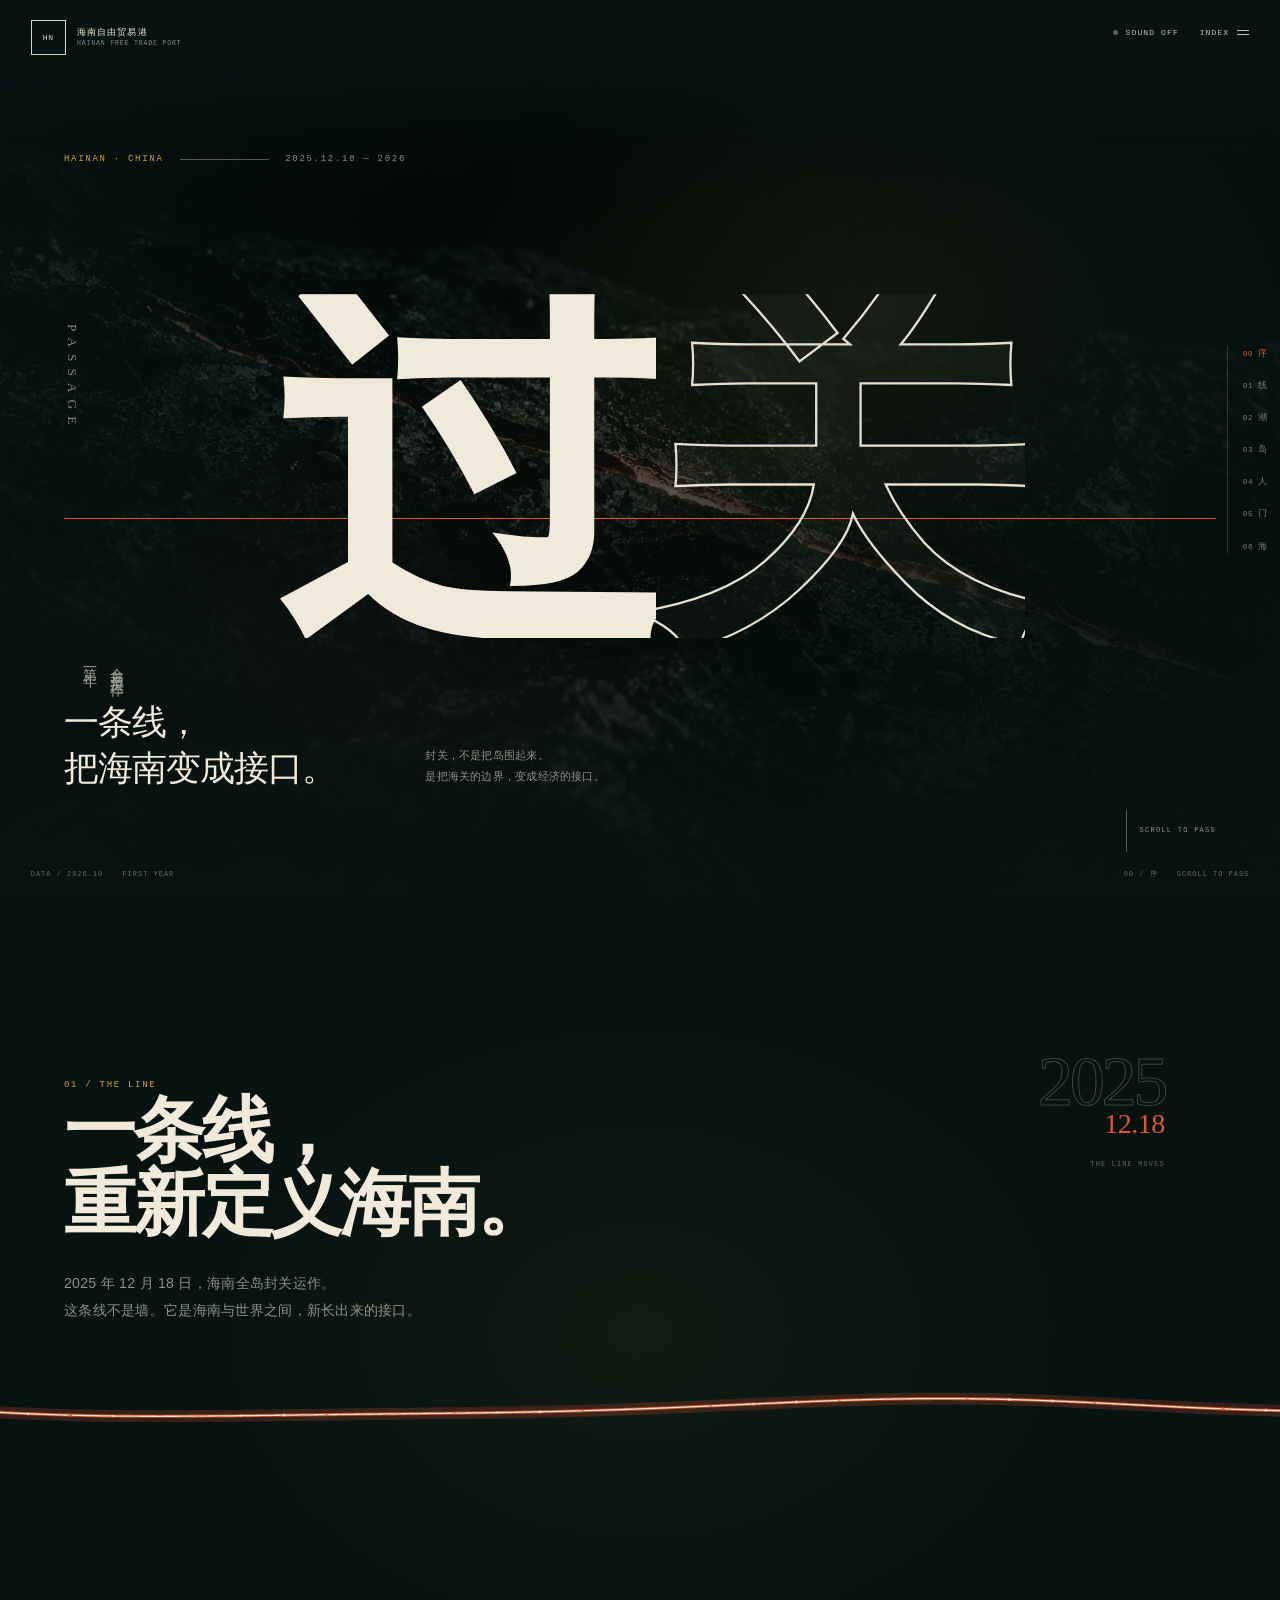
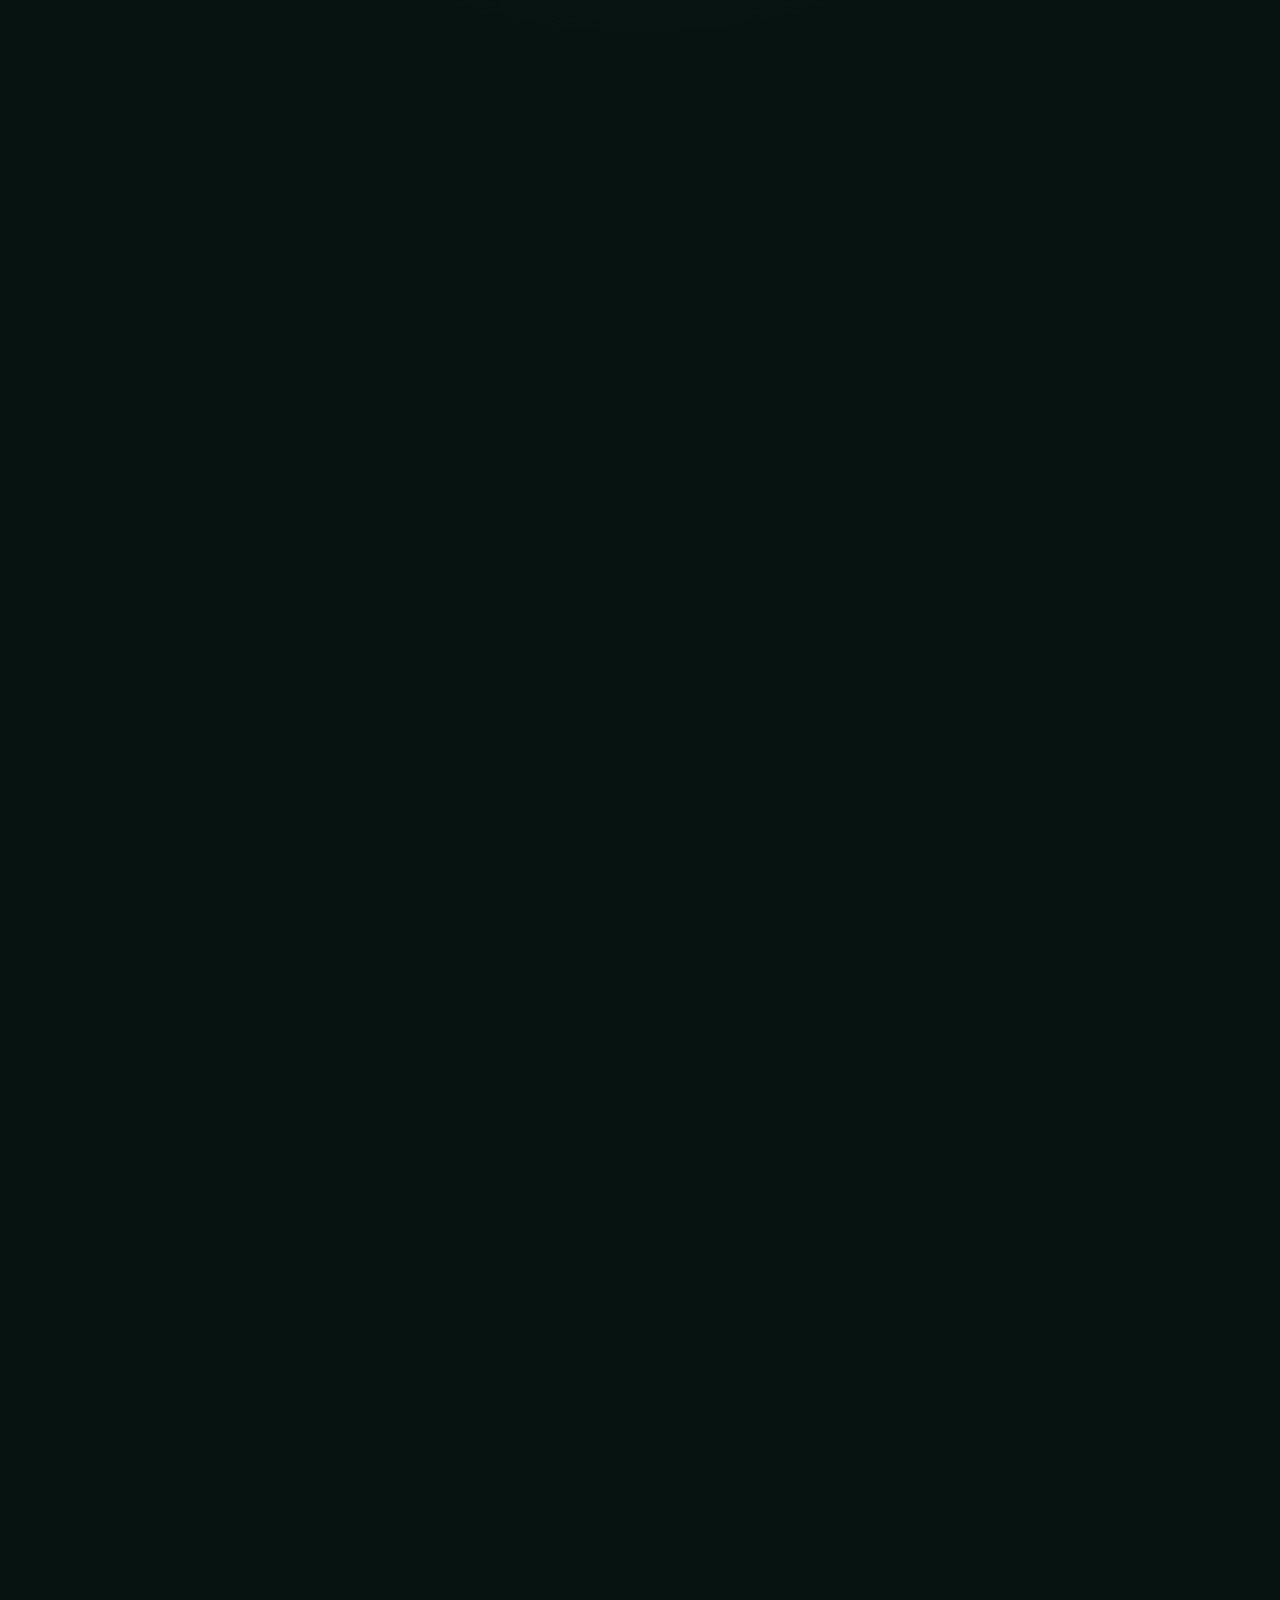
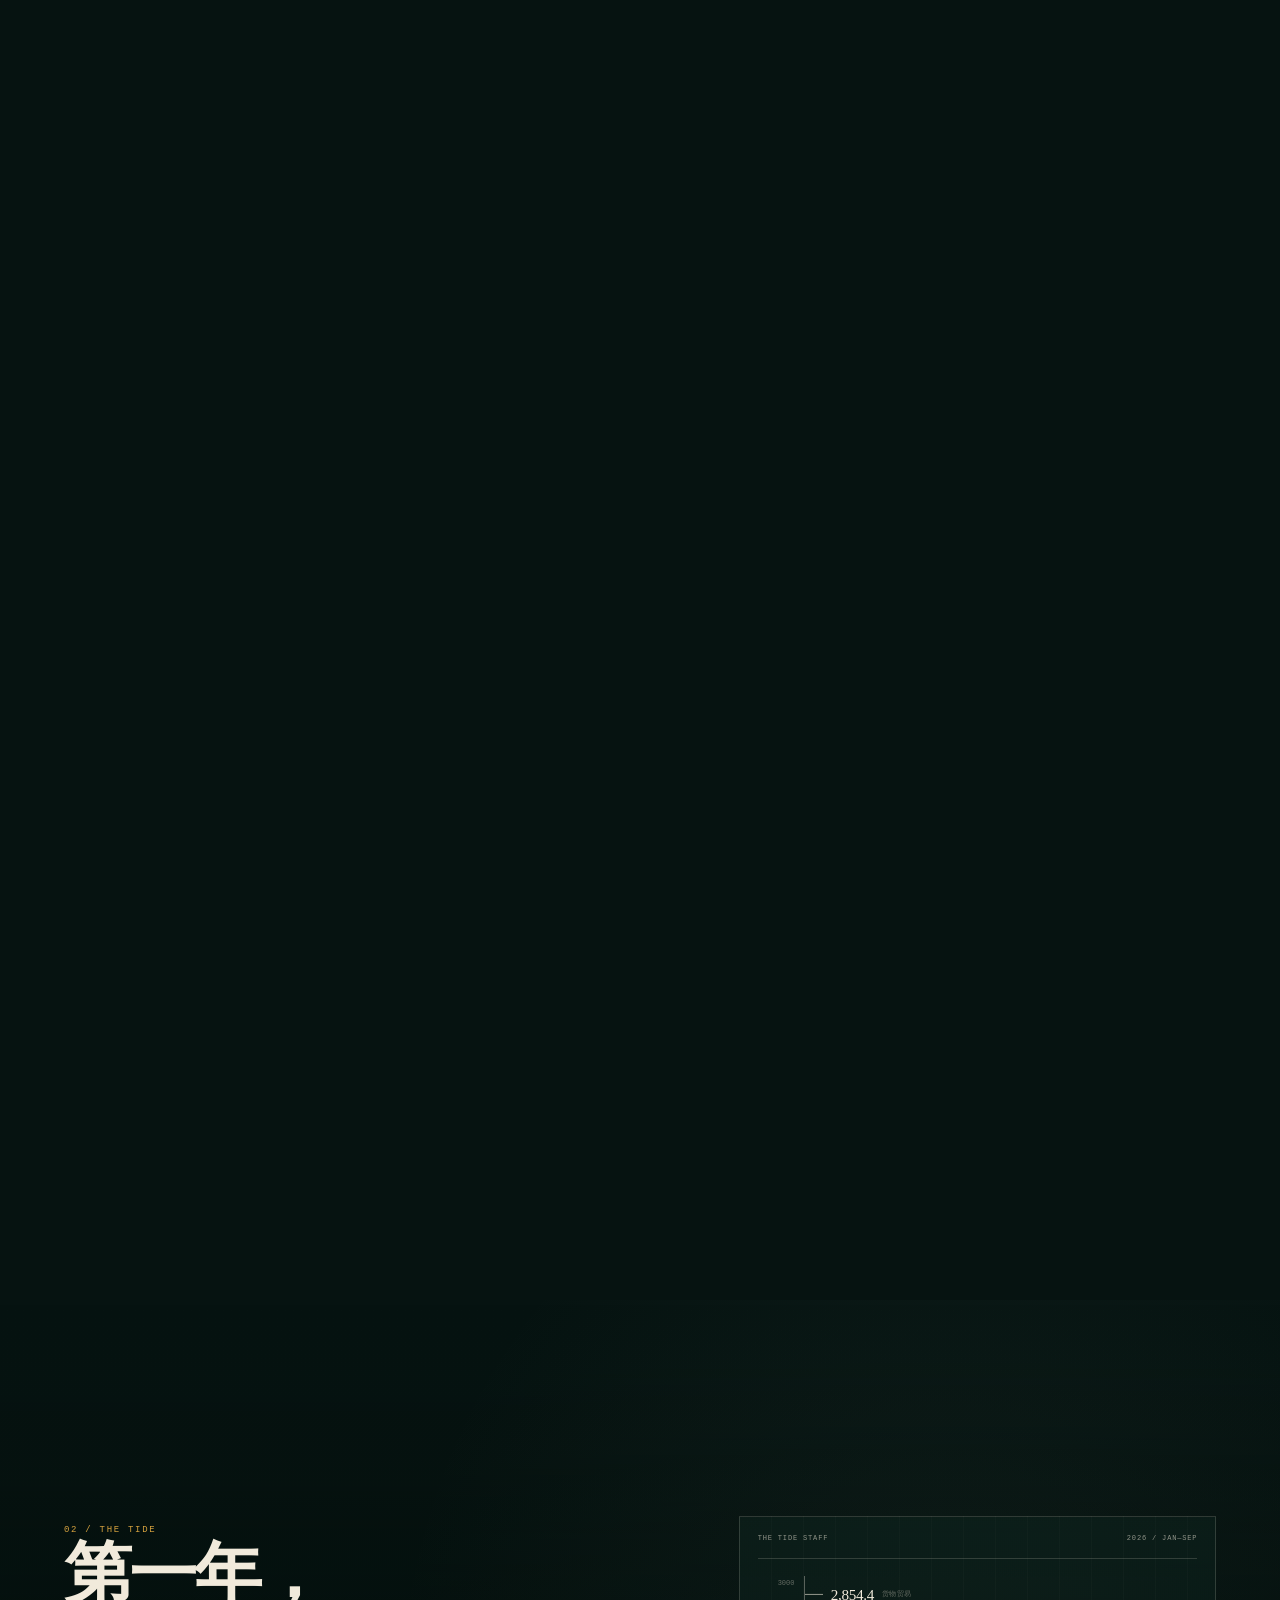
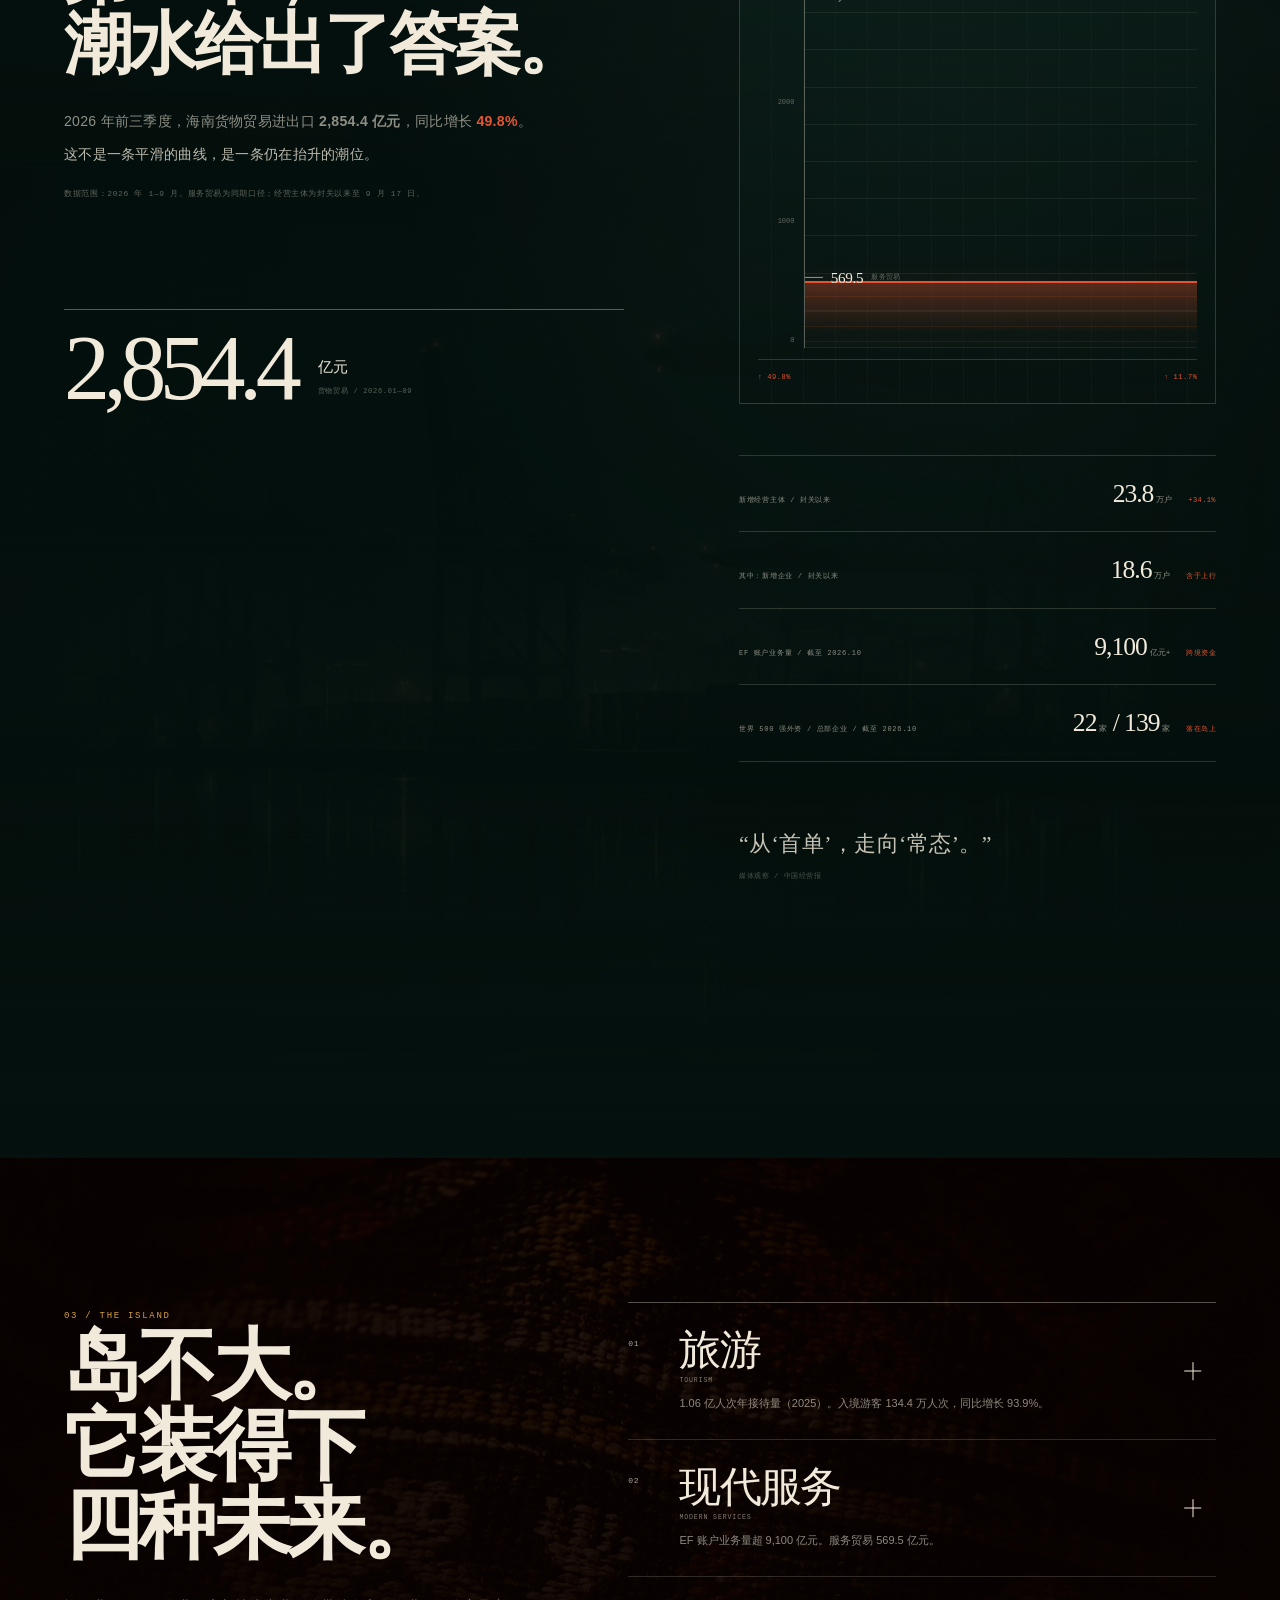
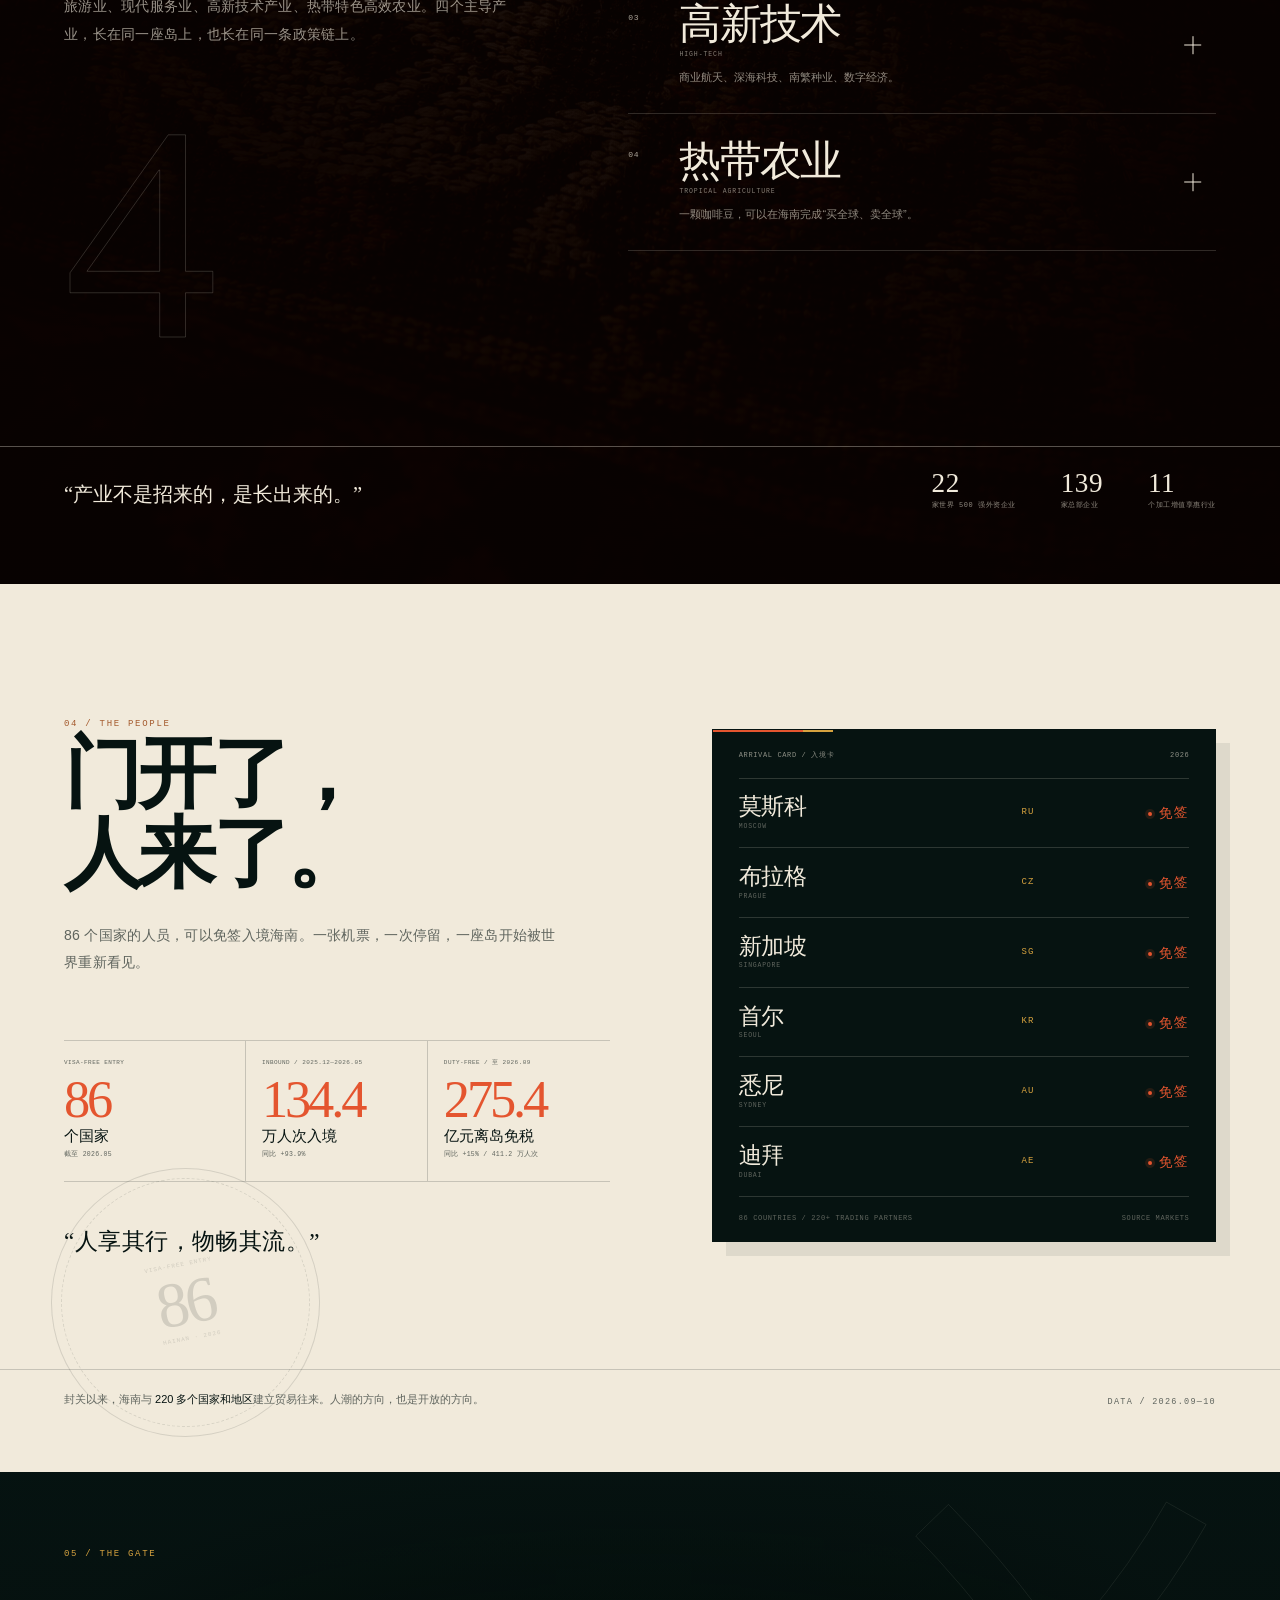
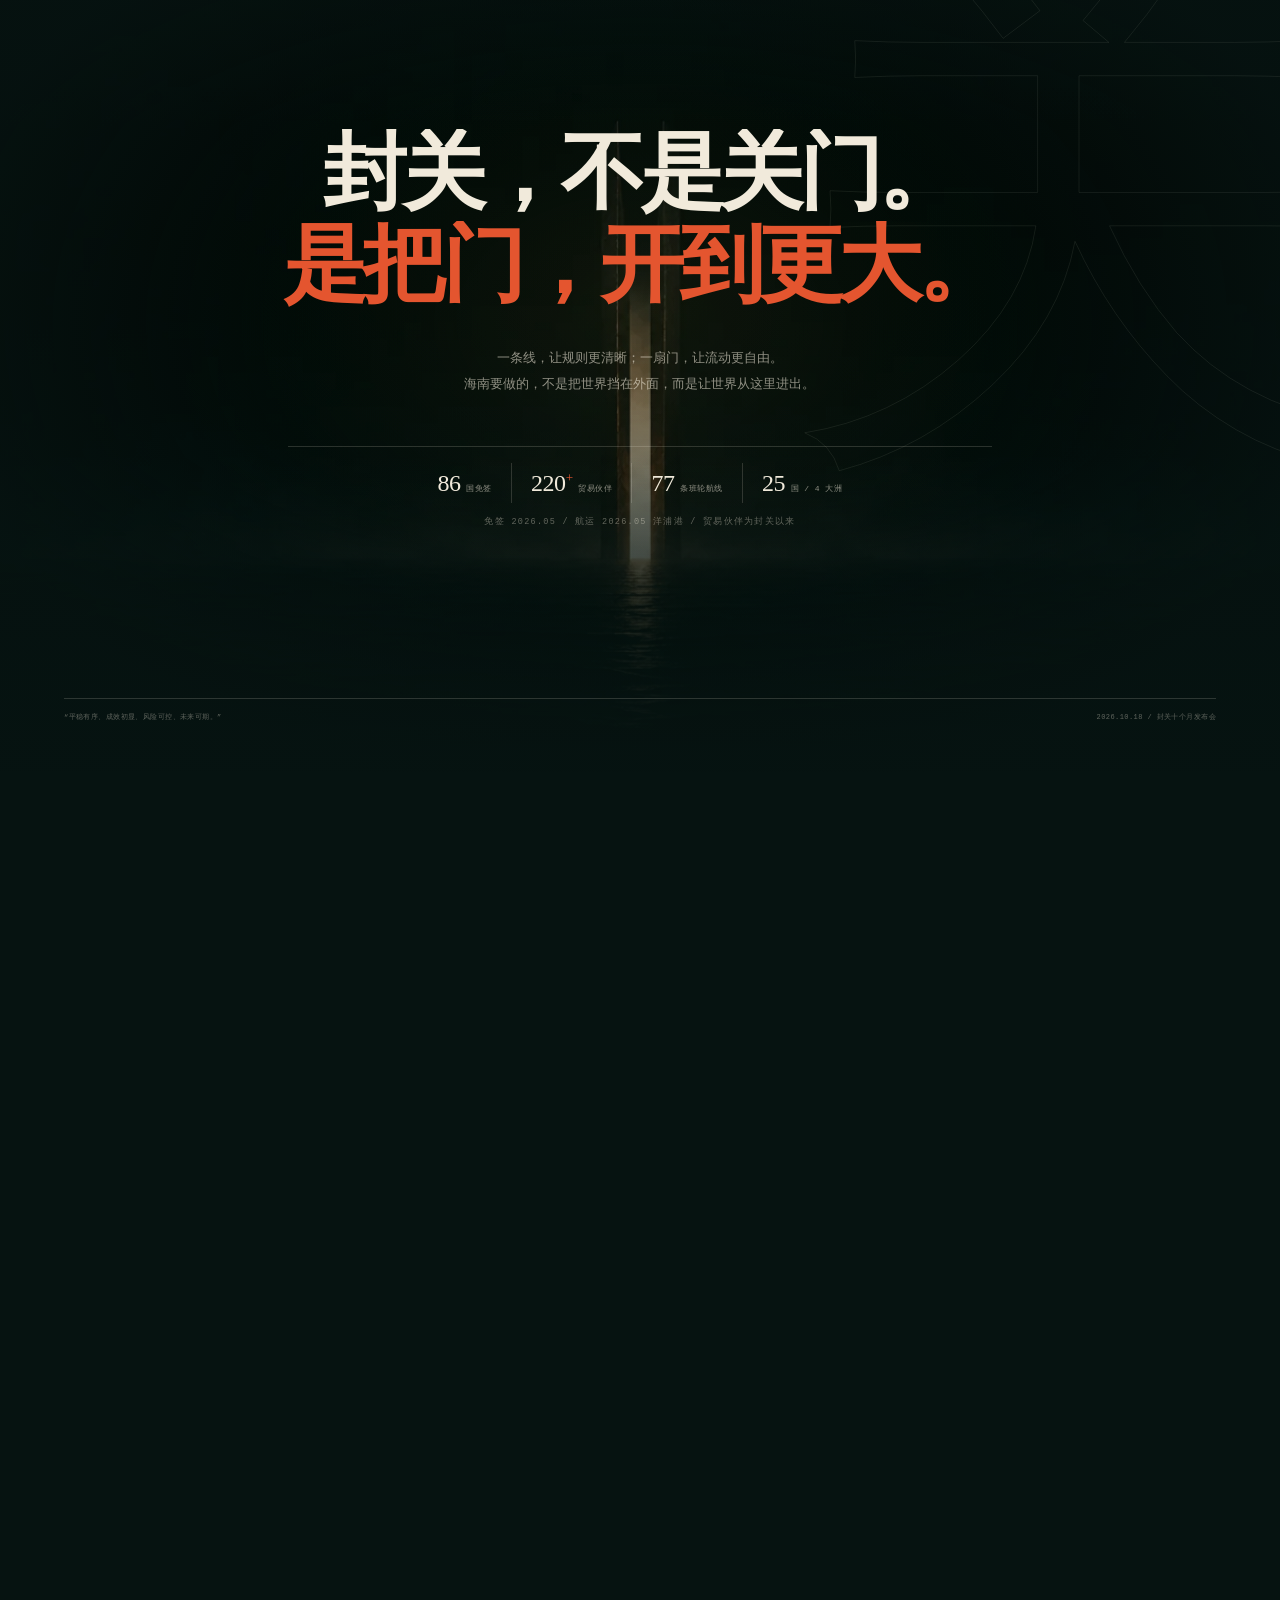
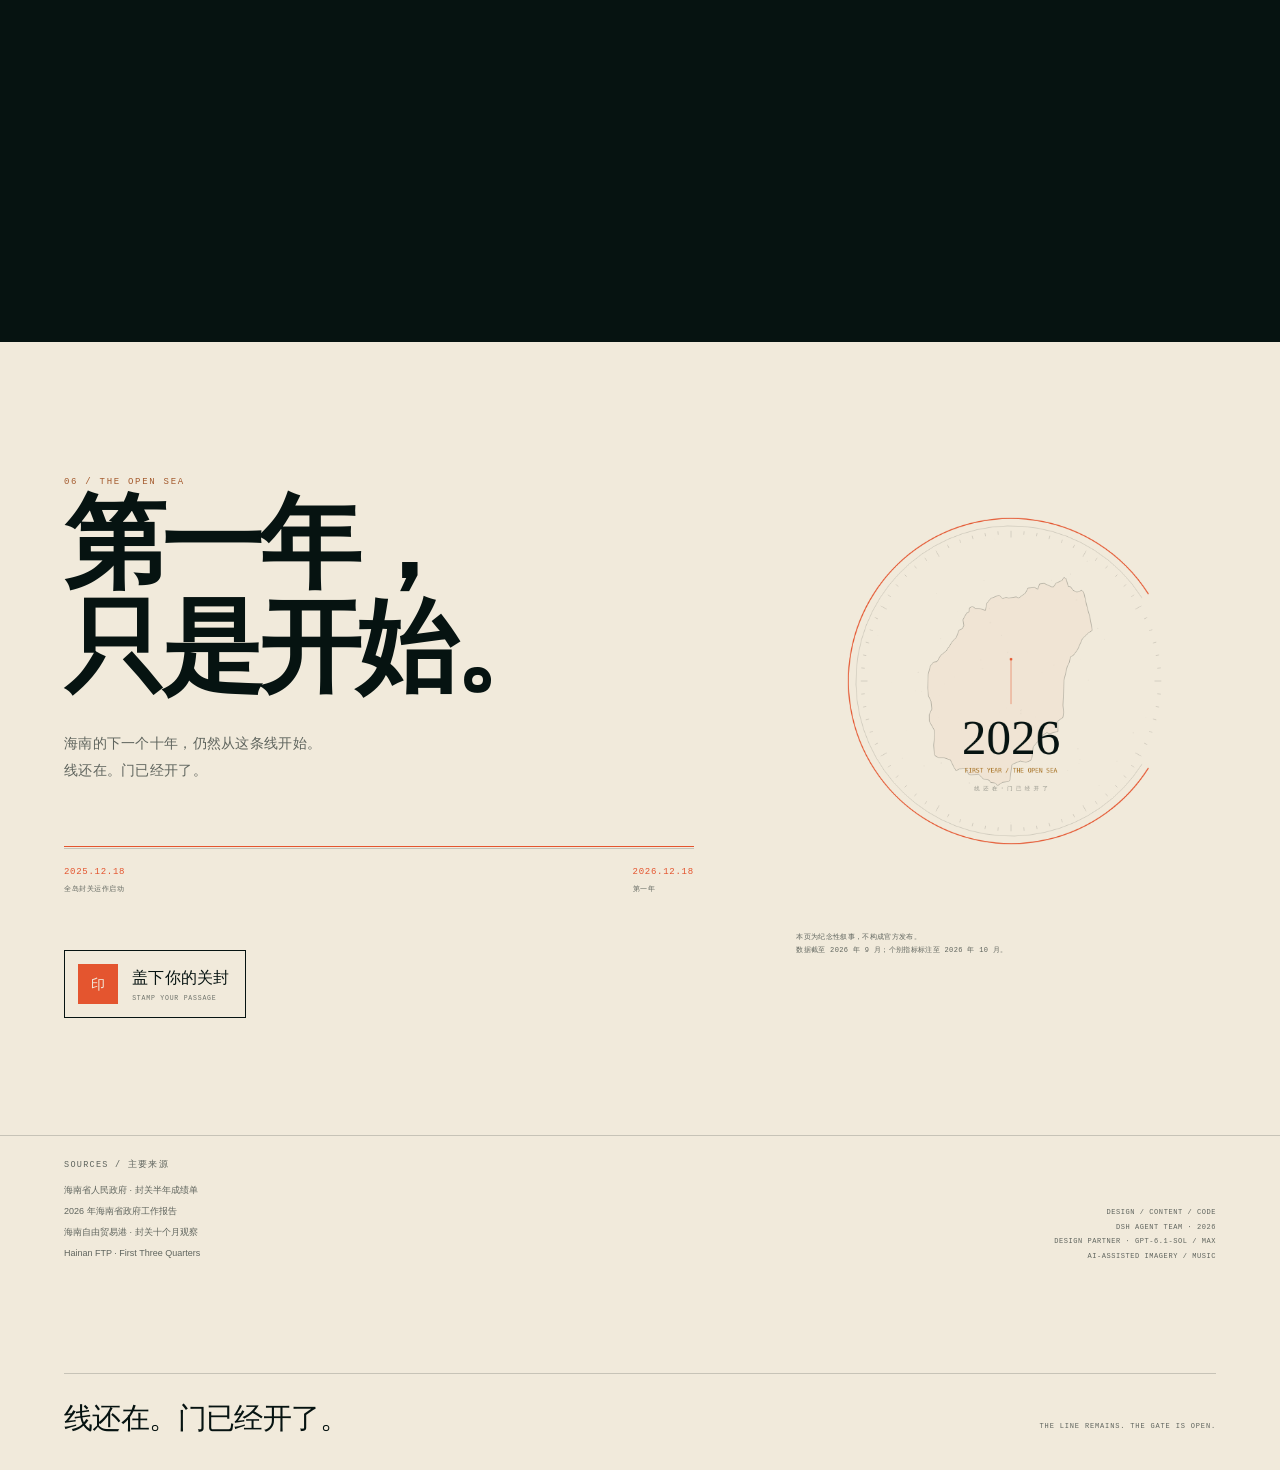
<file: index.html>
<!doctype html>
<html lang="zh-CN">
<head>
  <meta charset="utf-8">
  <meta name="viewport" content="width=device-width, initial-scale=1, viewport-fit=cover">
  <meta name="theme-color" content="#061311">
  <meta name="description" content="海南自由贸易港 2026：全岛封关运作第一年。一条线，如何变成一扇门。">
  <title>过关 · 海南自由贸易港 2026</title>
  <link rel="icon" href="assets/favicon.svg" type="image/svg+xml">
  <meta property="og:title" content="过关 · 海南自由贸易港 2026">
  <meta property="og:description" content="全岛封关运作第一年：一条线，把海南变成接口。">
  <meta property="og:type" content="website">
  <meta property="og:image" content="assets/og-cover.jpg">
  <meta property="og:locale" content="zh_CN">
  <meta name="twitter:card" content="summary_large_image">
  <script>document.documentElement.classList.add('js');</script>
  <link rel="stylesheet" href="styles.css">
</head>
<body class="is-loading" data-theme="dark">

  <div class="grain" aria-hidden="true"></div>

  <div class="loader" id="loader" aria-hidden="true">
    <div class="loader__top">
      <span>HAINAN FREE TRADE PORT</span>
      <span>2026 / FIRST YEAR</span>
    </div>
    <div class="loader__center">
      <p class="loader__eyebrow">ISLAND-WIDE SPECIAL CUSTOMS OPERATIONS</p>
      <p class="loader__word">正在通过</p>
      <div class="loader__track"><span id="loaderBar"></span></div>
    </div>
    <div class="loader__bottom">
      <span id="loaderPct">00</span>
      <span>18.25°N&nbsp;&nbsp;109.51°E</span>
    </div>
  </div>

  <header class="hud" id="hud">
    <a class="brand" href="#overture" aria-label="回到开头">
      <span class="brand__mark">HN</span>
      <span class="brand__text">海南自由贸易港<br><em>HAINAN FREE TRADE PORT</em></span>
    </a>
    <div class="hud__right">
      <button class="micro-btn" id="soundBtn" type="button" aria-pressed="false">
        <span class="micro-btn__dot"></span><span id="soundLabel">SOUND OFF</span>
      </button>
      <button class="micro-btn micro-btn--index" id="indexBtn" type="button" aria-expanded="false" aria-controls="indexPanel">
        <span>INDEX</span><span class="micro-btn__lines" aria-hidden="true"><i></i><i></i></span>
      </button>
    </div>
  </header>

  <aside class="rail" aria-label="章节导航">
    <div class="rail__line"><span id="railProgress"></span></div>
    <ol class="rail__list" id="railList">
      <li><a href="#overture" data-theme="dark"><span>00</span><em>序</em></a></li>
      <li><a href="#line" data-theme="dark"><span>01</span><em>线</em></a></li>
      <li><a href="#tide" data-theme="dark"><span>02</span><em>潮</em></a></li>
      <li><a href="#island" data-theme="dark"><span>03</span><em>岛</em></a></li>
      <li><a href="#people" data-theme="light"><span>04</span><em>人</em></a></li>
      <li><a href="#gate" data-theme="dark"><span>05</span><em>门</em></a></li>
      <li><a href="#coda" data-theme="light"><span>06</span><em>海</em></a></li>
    </ol>
  </aside>

  <div class="corner corner--left" aria-hidden="true">
    <span>DATA / 2026.10</span>
    <span>FIRST YEAR</span>
  </div>
  <div class="corner corner--right" aria-hidden="true">
    <span id="chapterLabel">00 / 序</span>
    <span>SCROLL TO PASS</span>
  </div>

  <main id="app">

    <!-- 00 · OVERTURE -->
    <section class="scene scene--hero" id="overture" data-theme="dark" aria-labelledby="heroTitle">
      <div class="hero__bg" aria-hidden="true"></div>
      <div class="hero__veil" aria-hidden="true"></div>
      <div class="hero__grain" aria-hidden="true"></div>

      <div class="hero__meta">
        <span class="kicker">HAINAN · CHINA</span>
        <span class="hero__meta-line"></span>
        <span class="kicker kicker--muted">2025.12.18 — 2026</span>
      </div>

      <div class="hero__title-wrap">
        <p class="hero__vertical">全岛封关运作<br>第一年</p>
        <h1 class="hero__title" id="heroTitle" aria-label="过关">
          <span class="hero__char hero__char--fill">过</span><span class="hero__char hero__char--stroke">关</span>
        </h1>
        <p class="hero__latin" aria-hidden="true">PASSAGE</p>
      </div>

      <div class="hero__foot">
        <p class="hero__claim">一条线，<br>把海南变成接口。</p>
        <p class="hero__note">封关，不是把岛围起来。<br>是把海关的边界，变成经济的接口。</p>
      </div>

      <div class="hero__rule" aria-hidden="true"><span></span></div>

      <a class="scroll-cue" href="#line">
        <span class="scroll-cue__line" aria-hidden="true"></span>
        <span>SCROLL TO PASS</span>
      </a>
    </section>

    <!-- 01 · THE LINE -->
    <section class="scene scene--line" id="line" data-theme="dark" aria-labelledby="lineTitle">
      <div class="line-pin">
        <canvas id="threadCanvas" class="thread-canvas" aria-hidden="true"></canvas>
        <div class="line-frame">
          <div class="line-stage" id="lineStage" aria-hidden="true">
            <span>01 / THE LINE</span>
            <span>一条线，正在成为一座岛</span>
          </div>

          <div class="line-copy" id="lineCopy">
            <span class="kicker">01 / THE LINE</span>
            <h2 class="display display--line" id="lineTitle">一条线，<br>重新定义海南。</h2>
            <p class="lede">2025 年 12 月 18 日，海南全岛封关运作。<br>这条线不是墙。它是海南与世界之间，新长出来的接口。</p>
          </div>

          <div class="policy-stack" id="policyStack" aria-hidden="true">
            <article class="policy" data-policy="0">
              <span class="policy__num">A</span>
              <div>
                <h3>一线放开</h3>
                <p>海南与境外之间，货物、资金、人员更自由地流动。</p>
              </div>
              <strong>8<small>个对外开放口岸</small></strong>
            </article>
            <article class="policy" data-policy="1">
              <span class="policy__num">B</span>
              <div>
                <h3>二线管住</h3>
                <p>海南与内地之间，精准监管，便捷通行。</p>
              </div>
              <strong>10<small>个“二线”口岸</small></strong>
            </article>
            <article class="policy" data-policy="2">
              <span class="policy__num">C</span>
              <div>
                <h3>岛内自由</h3>
                <p>货物、资金、人员、数据在岛内自由流动。</p>
              </div>
              <strong>74<small>% 税目零关税</small></strong>
            </article>
          </div>

          <div class="line-date" id="lineDate" aria-hidden="true">
            <span class="line-date__year">2025</span>
            <span class="line-date__day">12.18</span>
            <span class="line-date__cap">THE LINE MOVES</span>
          </div>

          <div class="line-gate" id="lineGate" aria-hidden="true">
            <p class="line-gate__eyebrow">THE LINE IS A DOOR</p>
            <p class="line-gate__title">把线，画成门。</p>
            <p class="line-gate__hint">向右拖动，或继续滚动</p>
          </div>

          <div class="line-stats" id="lineStats" aria-hidden="true">
            <div><strong>6,600<sup>+</sup></strong><span>零关税税目</span></div>
            <div><strong>74<sup>%</sup></strong><span>税目覆盖</span></div>
            <div><strong>21 → 74</strong><span>开放水平</span></div>
          </div>
        </div>
        <div class="line-drag" id="lineDrag" aria-hidden="true">
          <span class="line-drag__knob"></span>
          <span class="line-drag__label">DRAG TO OPEN</span>
        </div>
      </div>
    </section>

    <!-- 02 · THE TIDE -->
    <section class="scene scene--tide" id="tide" data-theme="dark" aria-labelledby="tideTitle">
      <div class="scene__inner tide-grid">
        <div class="tide-copy">
          <span class="kicker">02 / THE TIDE</span>
          <h2 class="display" id="tideTitle">第一年，<br>潮水给出了答案。</h2>
          <p class="lede">2026 年前三季度，海南货物贸易进出口 <strong>2,854.4 亿元</strong>，同比增长 <strong class="coral">49.8%</strong>。<span class="lede-sub">这不是一条平滑的曲线，是一条仍在抬升的潮位。</span></p>
          <p class="source-note">数据范围：2026 年 1—9 月。服务贸易为同期口径；经营主体为封关以来至 9 月 17 日。</p>

          <div class="tide-big">
            <span class="tide-big__num">2,854.4</span>
            <span class="tide-big__unit">亿元<em>货物贸易 / 2026.01—09</em></span>
          </div>
        </div>

        <div class="tide-staff-wrap">
          <div class="tide-staff" id="tideStaff">
            <div class="tide-staff__head">
              <span>THE TIDE STAFF</span><span>2026 / JAN—SEP</span>
            </div>
            <div class="tide-staff__body">
              <div class="tide-staff__scale" aria-hidden="true">
                <span>3000</span><span>2000</span><span>1000</span><span>0</span>
              </div>
              <div class="tide-staff__zone">
                <span class="tide-staff__water" id="tideWater"></span>
                <span class="tide-staff__mark" style="--mark: 95%"><i></i><b>2,854.4</b><small>货物贸易</small></span>
                <span class="tide-staff__mark" style="--mark: 19%"><i></i><b>569.5</b><small>服务贸易</small></span>
              </div>
            </div>
            <div class="tide-staff__foot">
              <span>↑ 49.8%</span><span>↑ 11.7%</span>
            </div>
          </div>

          <div class="tide-list">
            <div class="tide-row" data-reveal>
              <span class="tide-row__label">新增经营主体 / 封关以来</span>
              <strong>23.8<small>万户</small></strong>
              <span class="tide-row__delta">+34.1%</span>
            </div>
            <div class="tide-row" data-reveal>
              <span class="tide-row__label">其中：新增企业 / 封关以来</span>
              <strong>18.6<small>万户</small></strong>
              <span class="tide-row__delta">含于上行</span>
            </div>
            <div class="tide-row" data-reveal>
              <span class="tide-row__label">EF 账户业务量 / 截至 2026.10</span>
              <strong>9,100<small>亿元+</small></strong>
              <span class="tide-row__delta">跨境资金</span>
            </div>
            <div class="tide-row" data-reveal>
              <span class="tide-row__label">世界 500 强外资 / 总部企业 / 截至 2026.10</span>
              <strong>22<small>家</small> / 139<small>家</small></strong>
              <span class="tide-row__delta">落在岛上</span>
            </div>
          </div>

          <p class="tide-quote">“从‘首单’，走向‘常态’。”<span>媒体观察 / 中国经营报</span></p>
        </div>
      </div>
      <div class="tide-wave" aria-hidden="true"><canvas id="tideCanvas"></canvas></div>
    </section>

    <!-- 03 · THE ISLAND -->
    <section class="scene scene--island" id="island" data-theme="dark" aria-labelledby="islandTitle">
      <div class="island__bg" aria-hidden="true"></div>
      <div class="scene__inner island-grid">
        <div class="island-head">
          <span class="kicker">03 / THE ISLAND</span>
          <h2 class="display" id="islandTitle">岛不大。<br>它装得下<br>四种未来。</h2>
          <p class="lede">旅游业、现代服务业、高新技术产业、热带特色高效农业。四个主导产业，长在同一座岛上，也长在同一条政策链上。</p>
          <div class="island-big" aria-hidden="true">4</div>
        </div>

        <div class="industry-list" id="industryList">
          <article class="industry" data-index="0">
            <button type="button" aria-expanded="false">
              <span class="industry__num">01</span>
              <span class="industry__name">旅游<em>TOURISM</em></span>
              <span class="industry__line">1.06 亿人次年接待量（2025）。入境游客 134.4 万人次，同比增长 93.9%。</span>
              <span class="industry__plus" aria-hidden="true"></span>
            </button>
            <div class="industry__detail"><p>从“到海南看海”，到“到海南生活”。免税、医疗、教育、演艺、赛事，把一次旅行拉成一段停留。</p><span class="micro">2025 全年 / 2025.12—2026.05 入境数据</span></div>
          </article>
          <article class="industry" data-index="1">
            <button type="button" aria-expanded="false">
              <span class="industry__num">02</span>
              <span class="industry__name">现代服务<em>MODERN SERVICES</em></span>
              <span class="industry__line">EF 账户业务量超 9,100 亿元。服务贸易 569.5 亿元。</span>
              <span class="industry__plus" aria-hidden="true"></span>
            </button>
            <div class="industry__detail"><p>资金、数据、船舶、飞机、药械——服务贸易的“轻”，正在变成制度型开放的“重”。</p><span class="micro">2026.01—09 / EF 账户为 2026.10 口径</span></div>
          </article>
          <article class="industry" data-index="2">
            <button type="button" aria-expanded="false">
              <span class="industry__num">03</span>
              <span class="industry__name">高新技术<em>HIGH-TECH</em></span>
              <span class="industry__line">商业航天、深海科技、南繁种业、数字经济。</span>
              <span class="industry__plus" aria-hidden="true"></span>
            </button>
            <div class="industry__detail"><p>向天、向海、向种、向数。海南的“高”，不在写字楼里，在发射场、深海和实验室里。</p><span class="micro">2026 年前 10 月商业航天发射 15 次</span></div>
          </article>
          <article class="industry" data-index="3">
            <button type="button" aria-expanded="false">
              <span class="industry__num">04</span>
              <span class="industry__name">热带农业<em>TROPICAL AGRICULTURE</em></span>
              <span class="industry__line">一颗咖啡豆，可以在海南完成“买全球、卖全球”。</span>
              <span class="industry__plus" aria-hidden="true"></span>
            </button>
            <div class="industry__detail"><p>加工增值免关税，让“原料—加工—出岛”变成一条完整的产业闭环。咖啡、椰子、罗非鱼苗，都是这条链上的样本。</p><span class="micro">加工增值 ≥30% 经二线进入内地免征关税</span></div>
          </article>
        </div>
      </div>
      <div class="island-foot scene__inner">
        <p>“产业不是招来的，是长出来的。”</p>
        <div class="island-foot__data">
          <span><strong>22</strong> 家世界 500 强外资企业</span>
          <span><strong>139</strong> 家总部企业</span>
          <span><strong>11</strong> 个加工增值享惠行业</span>
        </div>
      </div>
    </section>

    <!-- 04 · THE PEOPLE -->
    <section class="scene scene--people" id="people" data-theme="light" aria-labelledby="peopleTitle">
      <div class="people-stamp" aria-hidden="true">
        <span>VISA-FREE ENTRY</span>
        <strong>86</strong>
        <em>HAINAN · 2026</em>
      </div>
      <div class="scene__inner people-grid">
        <div class="people-copy">
          <span class="kicker">04 / THE PEOPLE</span>
          <h2 class="display" id="peopleTitle">门开了，<br>人来了。</h2>
          <p class="lede">86 个国家的人员，可以免签入境海南。一张机票，一次停留，一座岛开始被世界重新看见。</p>

          <div class="people-trio">
            <div class="people-trio__item">
              <span class="people-trio__label">VISA-FREE ENTRY</span>
              <strong>86</strong>
              <em>个国家</em>
              <small>截至 2026.05</small>
            </div>
            <div class="people-trio__item">
              <span class="people-trio__label">INBOUND / 2025.12—2026.05</span>
              <strong>134.4</strong>
              <em>万人次入境</em>
              <small>同比 +93.9%</small>
            </div>
            <div class="people-trio__item">
              <span class="people-trio__label">DUTY-FREE / 至 2026.09</span>
              <strong>275.4</strong>
              <em>亿元离岛免税</em>
              <small>同比 +15% / 411.2 万人次</small>
            </div>
          </div>

          <p class="people-quote">“人享其行，物畅其流。”</p>
        </div>

        <div class="board" aria-label="主要客源市场">
          <div class="board__head">
            <span>ARRIVAL CARD / 入境卡</span><span>2026</span>
          </div>
          <div class="board__rows" id="boardRows">
            <div class="board__row"><span class="board__city">莫斯科<em>MOSCOW</em></span><span class="board__code">RU</span><span class="board__status"><i></i>免签</span></div>
            <div class="board__row"><span class="board__city">布拉格<em>PRAGUE</em></span><span class="board__code">CZ</span><span class="board__status"><i></i>免签</span></div>
            <div class="board__row"><span class="board__city">新加坡<em>SINGAPORE</em></span><span class="board__code">SG</span><span class="board__status"><i></i>免签</span></div>
            <div class="board__row"><span class="board__city">首尔<em>SEOUL</em></span><span class="board__code">KR</span><span class="board__status"><i></i>免签</span></div>
            <div class="board__row"><span class="board__city">悉尼<em>SYDNEY</em></span><span class="board__code">AU</span><span class="board__status"><i></i>免签</span></div>
            <div class="board__row"><span class="board__city">迪拜<em>DUBAI</em></span><span class="board__code">AE</span><span class="board__status"><i></i>免签</span></div>
          </div>
          <div class="board__foot"><span>86 COUNTRIES / 220+ TRADING PARTNERS</span><span>SOURCE MARKETS</span></div>
        </div>
      </div>
      <div class="people-foot scene__inner">
        <p>封关以来，海南与 <strong>220 多个国家和地区</strong>建立贸易往来。人潮的方向，也是开放的方向。</p>
        <span class="micro">DATA / 2026.09—10</span>
      </div>
    </section>

    <!-- 05 · THE GATE -->
    <section class="scene scene--gate" id="gate" data-theme="dark" aria-labelledby="gateTitle">
      <div class="gate-pin">
        <div class="gate__bg" aria-hidden="true"></div>
        <div class="gate__veil" aria-hidden="true"></div>
        <canvas id="gateCanvas" class="gate-canvas" aria-hidden="true"></canvas>
        <div class="gate__kicker"><span class="kicker">05 / THE GATE</span></div>
        <div class="gate__inner">
          <h2 class="display display--gate" id="gateTitle">
            <span class="gate-line"><span>封关，不是关门。</span></span>
            <span class="gate-line gate-line--coral"><span>是把门，开到更大。</span></span>
          </h2>
          <p class="gate__body">一条线，让规则更清晰；一扇门，让流动更自由。<br>海南要做的，不是把世界挡在外面，而是让世界从这里进出。</p>
          <div class="gate__data">
            <span><strong>86</strong> 国免签</span>
            <span><strong>220<sup>+</sup></strong> 贸易伙伴</span>
            <span><strong>77</strong> 条班轮航线</span>
            <span><strong>25</strong> 国 / 4 大洲</span>
          </div>
          <p class="micro gate__source">免签 2026.05 / 航运 2026.05 洋浦港 / 贸易伙伴为封关以来</p>
        </div>
        <div class="gate__mark" aria-hidden="true">关</div>
        <div class="gate__quote">
          <span>“平稳有序、成效初显、风险可控、未来可期。”</span>
          <span>2026.10.18 / 封关十个月发布会</span>
        </div>
      </div>
    </section>

    <!-- 06 · THE OPEN SEA -->
    <section class="scene scene--coda" id="coda" data-theme="light" aria-labelledby="codaTitle">
      <div class="scene__inner coda-grid">
        <div class="coda-copy">
          <span class="kicker">06 / THE OPEN SEA</span>
          <h2 class="display display--coda" id="codaTitle">第一年，<br>只是开始。</h2>
          <p class="lede">海南的下一个十年，仍然从这条线开始。<br>线还在。门已经开了。</p>

          <div class="timeline">
            <span class="timeline__line" aria-hidden="true"></span>
            <div><time>2025.12.18</time><span>全岛封关运作启动</span></div>
            <div><time>2026.12.18</time><span>第一年</span></div>
          </div>

          <button class="seal-btn" id="sealBtn" type="button">
            <span class="seal-btn__icon" aria-hidden="true">印</span>
            <span><b>盖下你的关封</b><em>STAMP YOUR PASSAGE</em></span>
          </button>
        </div>

        <div class="coda-aside">
          <div class="coda-aperture" aria-hidden="true">
            <canvas id="codaCanvas" width="600" height="600"></canvas>
          </div>
          <p class="coda-note">本页为纪念性叙事，不构成官方发布。<br>数据截至 2026 年 9 月；个别指标标注至 2026 年 10 月。</p>
        </div>
      </div>

      <footer class="site-foot scene__inner">
        <div class="sources">
          <span class="micro">SOURCES / 主要来源</span>
          <a href="https://www.hainan.gov.cn/hainan/gdxw/202606/aa6ca53daf9641018ac6271d173f463a.shtml" target="_blank" rel="noopener">海南省人民政府 · 封关半年成绩单</a>
          <a href="https://www.hainan.gov.cn/hainan/szfgzbg/202602/1e6254a0a84f4ca990bdcf37948c8496.shtml" target="_blank" rel="noopener">2026 年海南省政府工作报告</a>
          <a href="https://www.hnftp.gov.cn/xwzx/ywsd/202611/t20261102_4172085.html" target="_blank" rel="noopener">海南自由贸易港 · 封关十个月观察</a>
          <a href="https://en.hainan.gov.cn/englishsite/Updates/202610/b6b6cd8469164f89ae94d04f2be258e7.shtml" target="_blank" rel="noopener">Hainan FTP · First Three Quarters</a>
        </div>
        <div class="credit">
          <span>DESIGN / CONTENT / CODE</span>
          <span>DSH AGENT TEAM · 2026</span>
          <span>DESIGN PARTNER · GPT-6.1-SOL / MAX</span>
          <span>AI-ASSISTED IMAGERY / MUSIC</span>
        </div>
        <p class="site-foot__line">线还在。门已经开了。<span>THE LINE REMAINS. THE GATE IS OPEN.</span></p>
      </footer>
    </section>
  </main>

  <div class="index-panel" id="indexPanel" role="dialog" aria-modal="true" aria-label="章节索引" aria-hidden="true">
    <button class="index-panel__close" id="indexClose" type="button" aria-label="关闭索引">×</button>
    <p class="micro">INDEX / 2026</p>
    <nav>
      <a href="#overture" data-theme="dark"><span>00</span>序<em>OVERTURE</em></a>
      <a href="#line" data-theme="dark"><span>01</span>线<em>THE LINE</em></a>
      <a href="#tide" data-theme="dark"><span>02</span>潮<em>THE TIDE</em></a>
      <a href="#island" data-theme="dark"><span>03</span>岛<em>THE ISLAND</em></a>
      <a href="#people" data-theme="light"><span>04</span>人<em>THE PEOPLE</em></a>
      <a href="#gate" data-theme="dark"><span>05</span>门<em>THE GATE</em></a>
      <a href="#coda" data-theme="light"><span>06</span>海<em>THE OPEN SEA</em></a>
    </nav>
    <p class="index-panel__foot">海南自由贸易港 · 全岛封关运作第一年</p>
  </div>

  <div class="seal-modal" id="sealModal" role="dialog" aria-modal="true" aria-labelledby="sealTitle" aria-hidden="true">
    <div class="seal-card">
      <button class="seal-card__close" id="sealClose" type="button" aria-label="关闭">×</button>
      <p class="micro">SOUVENIR PASS / 纪念关封</p>
      <h2 id="sealTitle">你已通过。</h2>
      <p class="seal-card__sub">把这一刻，留在 2026 年的海南。</p>
      <div class="seal-canvas-wrap"><canvas id="sealCanvas" width="640" height="640"></canvas></div>
      <div class="seal-card__actions">
        <button class="text-btn" id="sealDownload" type="button">保存关封 / SAVE</button>
        <button class="text-btn text-btn--muted" id="sealAgain" type="button">再盖一次 / AGAIN</button>
      </div>
      <p class="seal-card__note">纪念性设计，非官方文件。关封编号由本机时间生成。</p>
    </div>
  </div>

  <script src="js/hainan-outline.js"></script>
  <script src="js/thread.js"></script>
  <script src="js/seal.js"></script>
  <script src="js/main.js"></script>
</body>
</html>
</file>
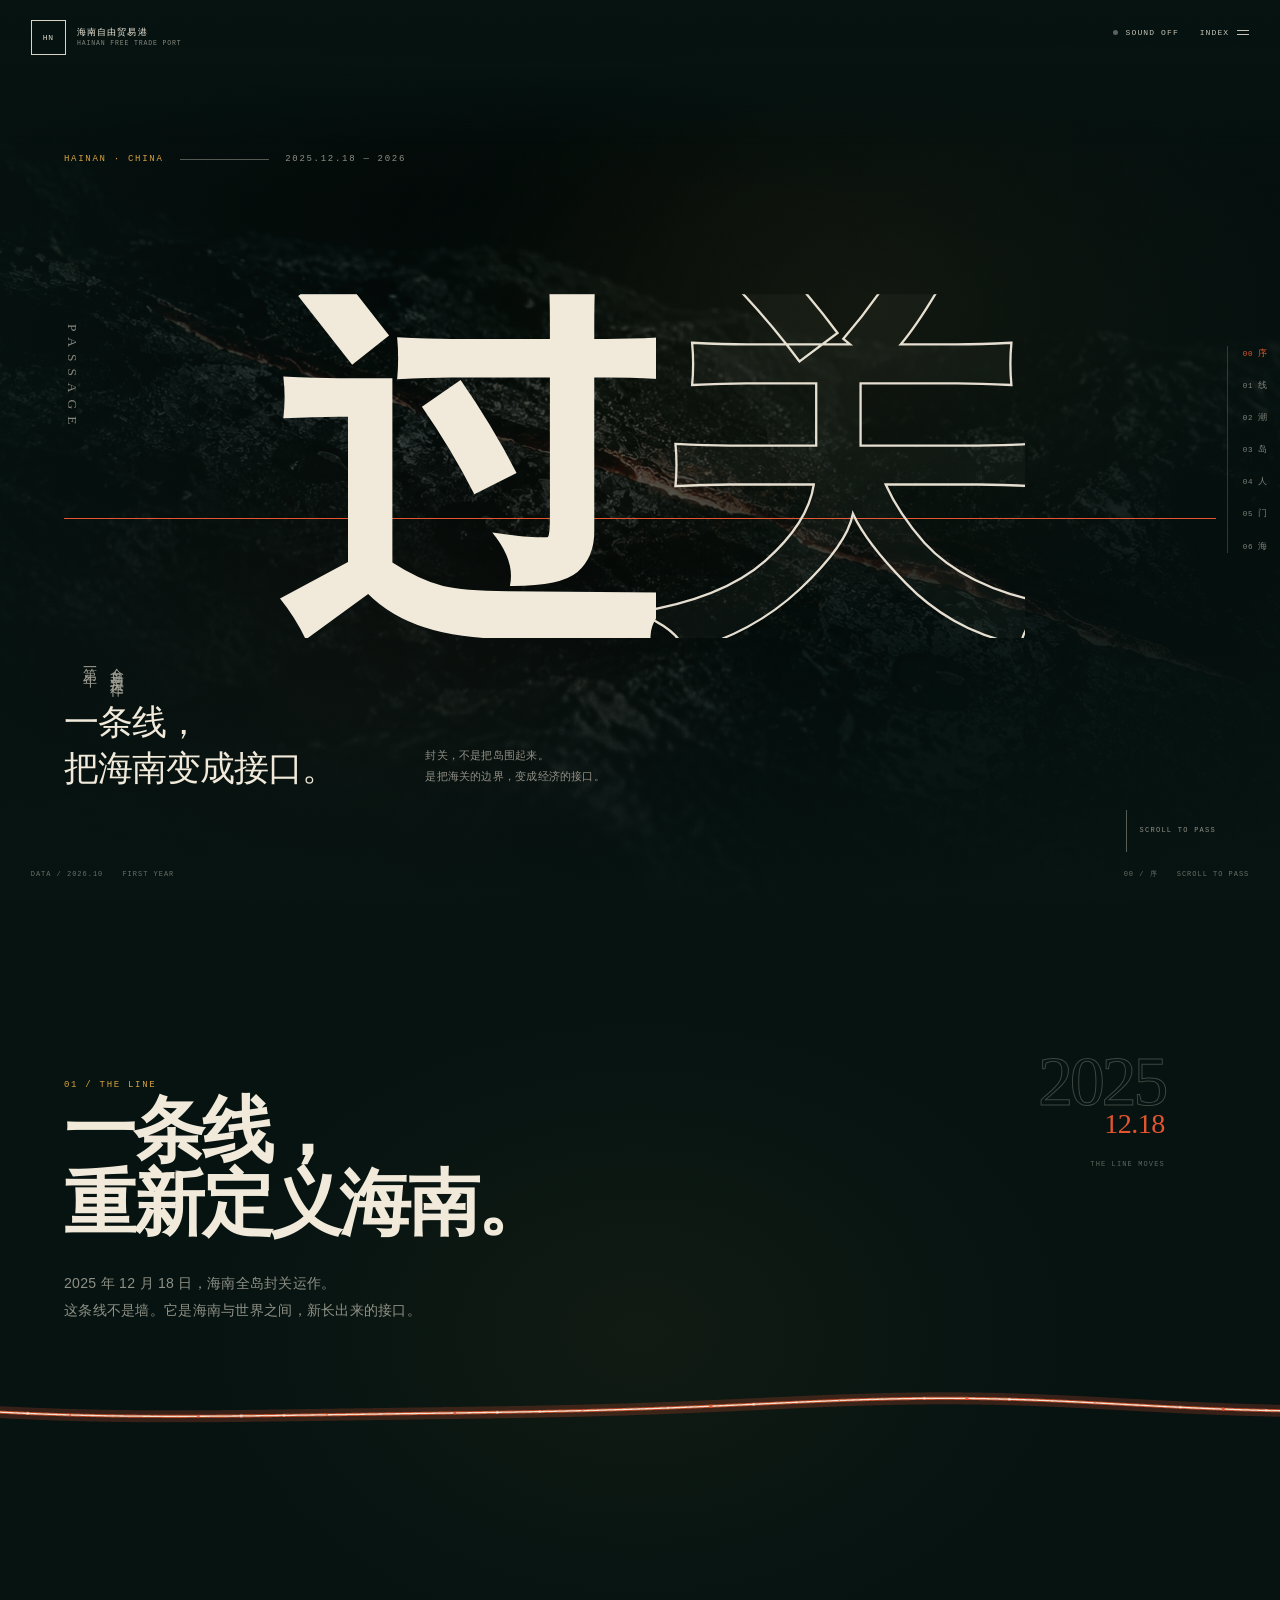
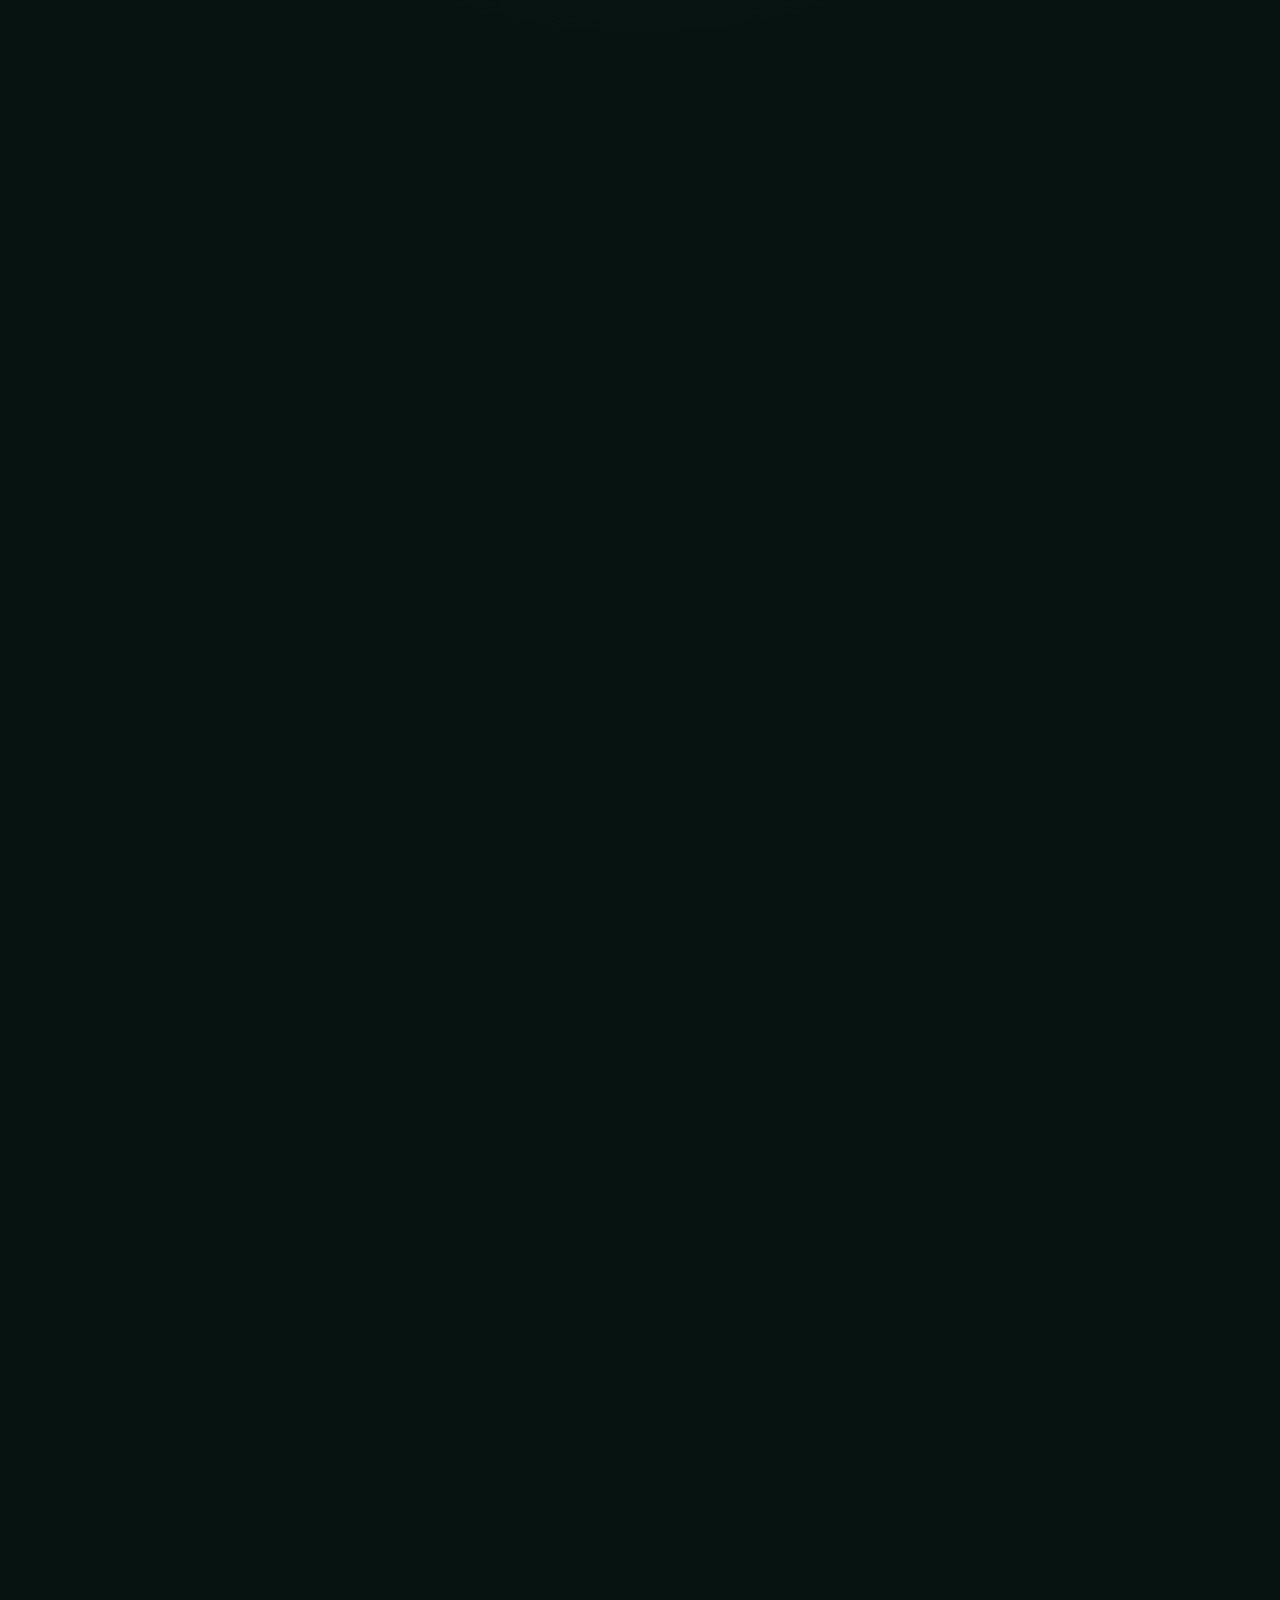
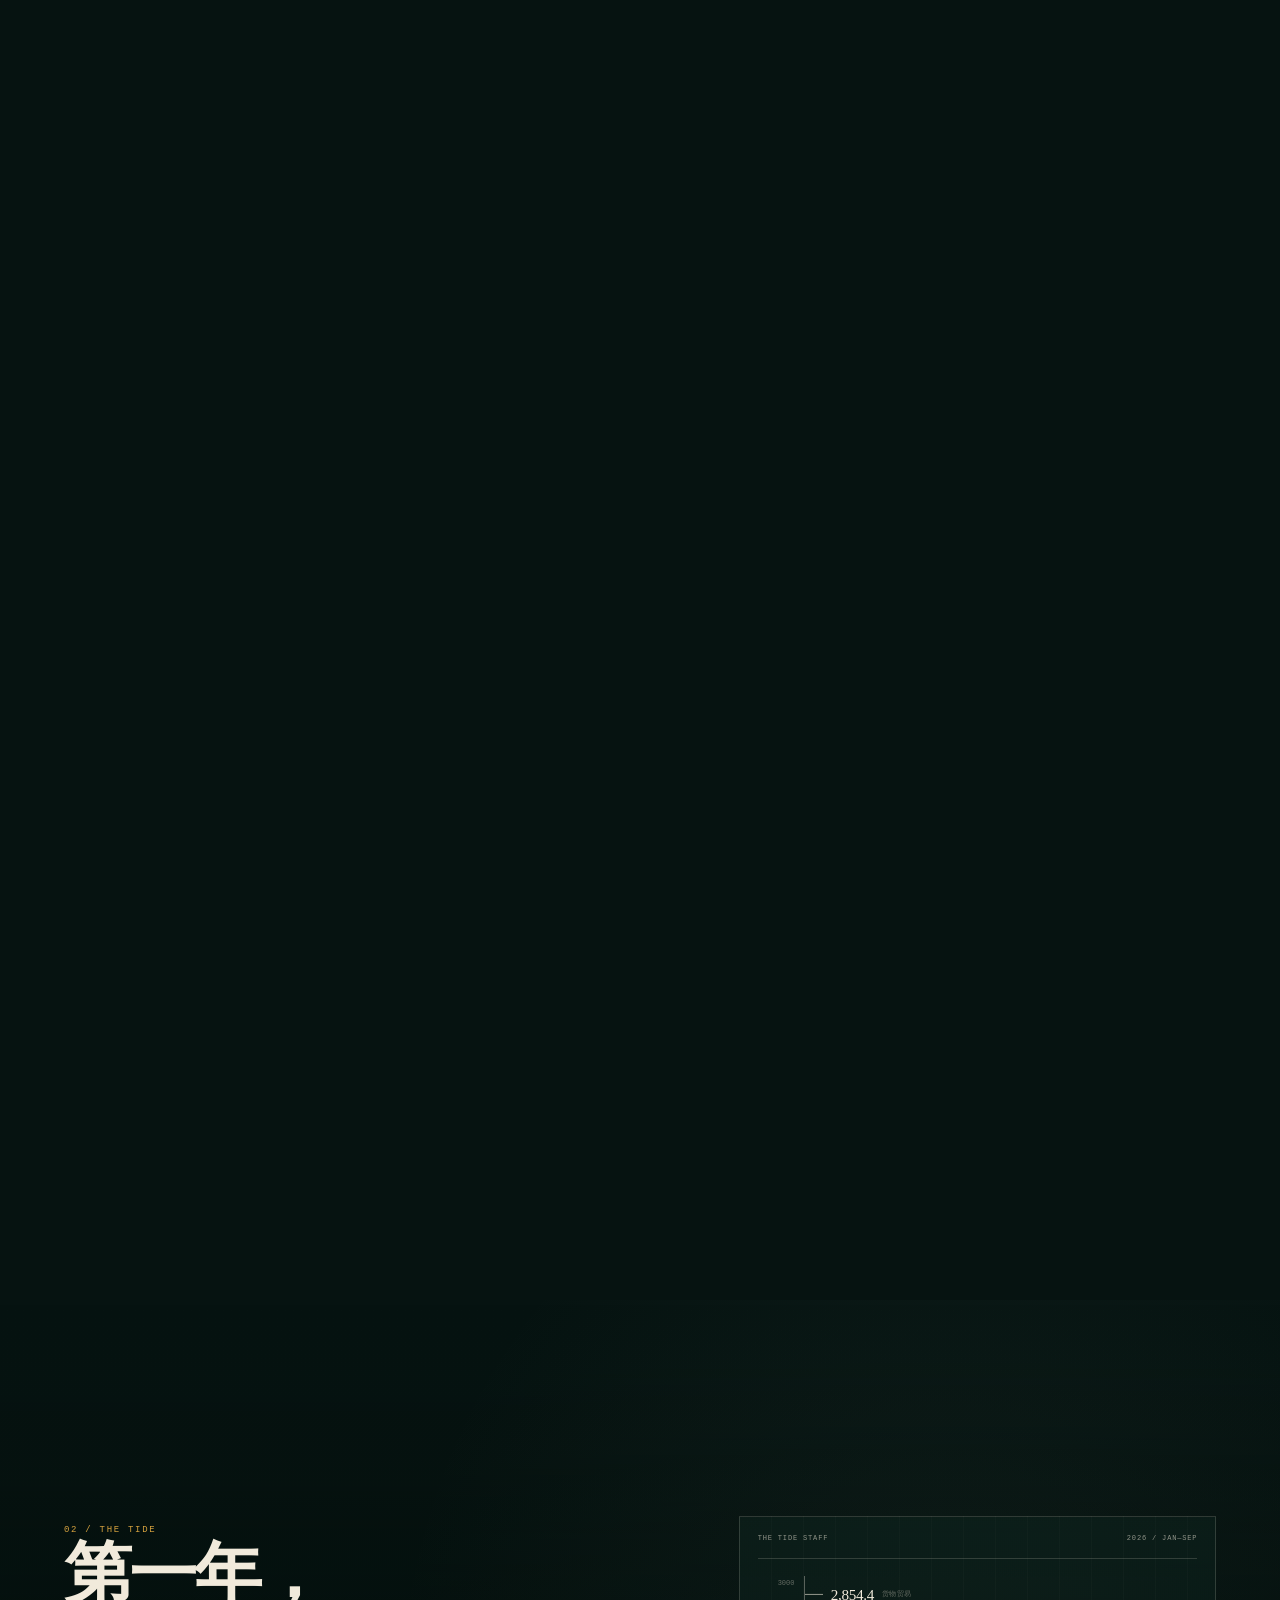
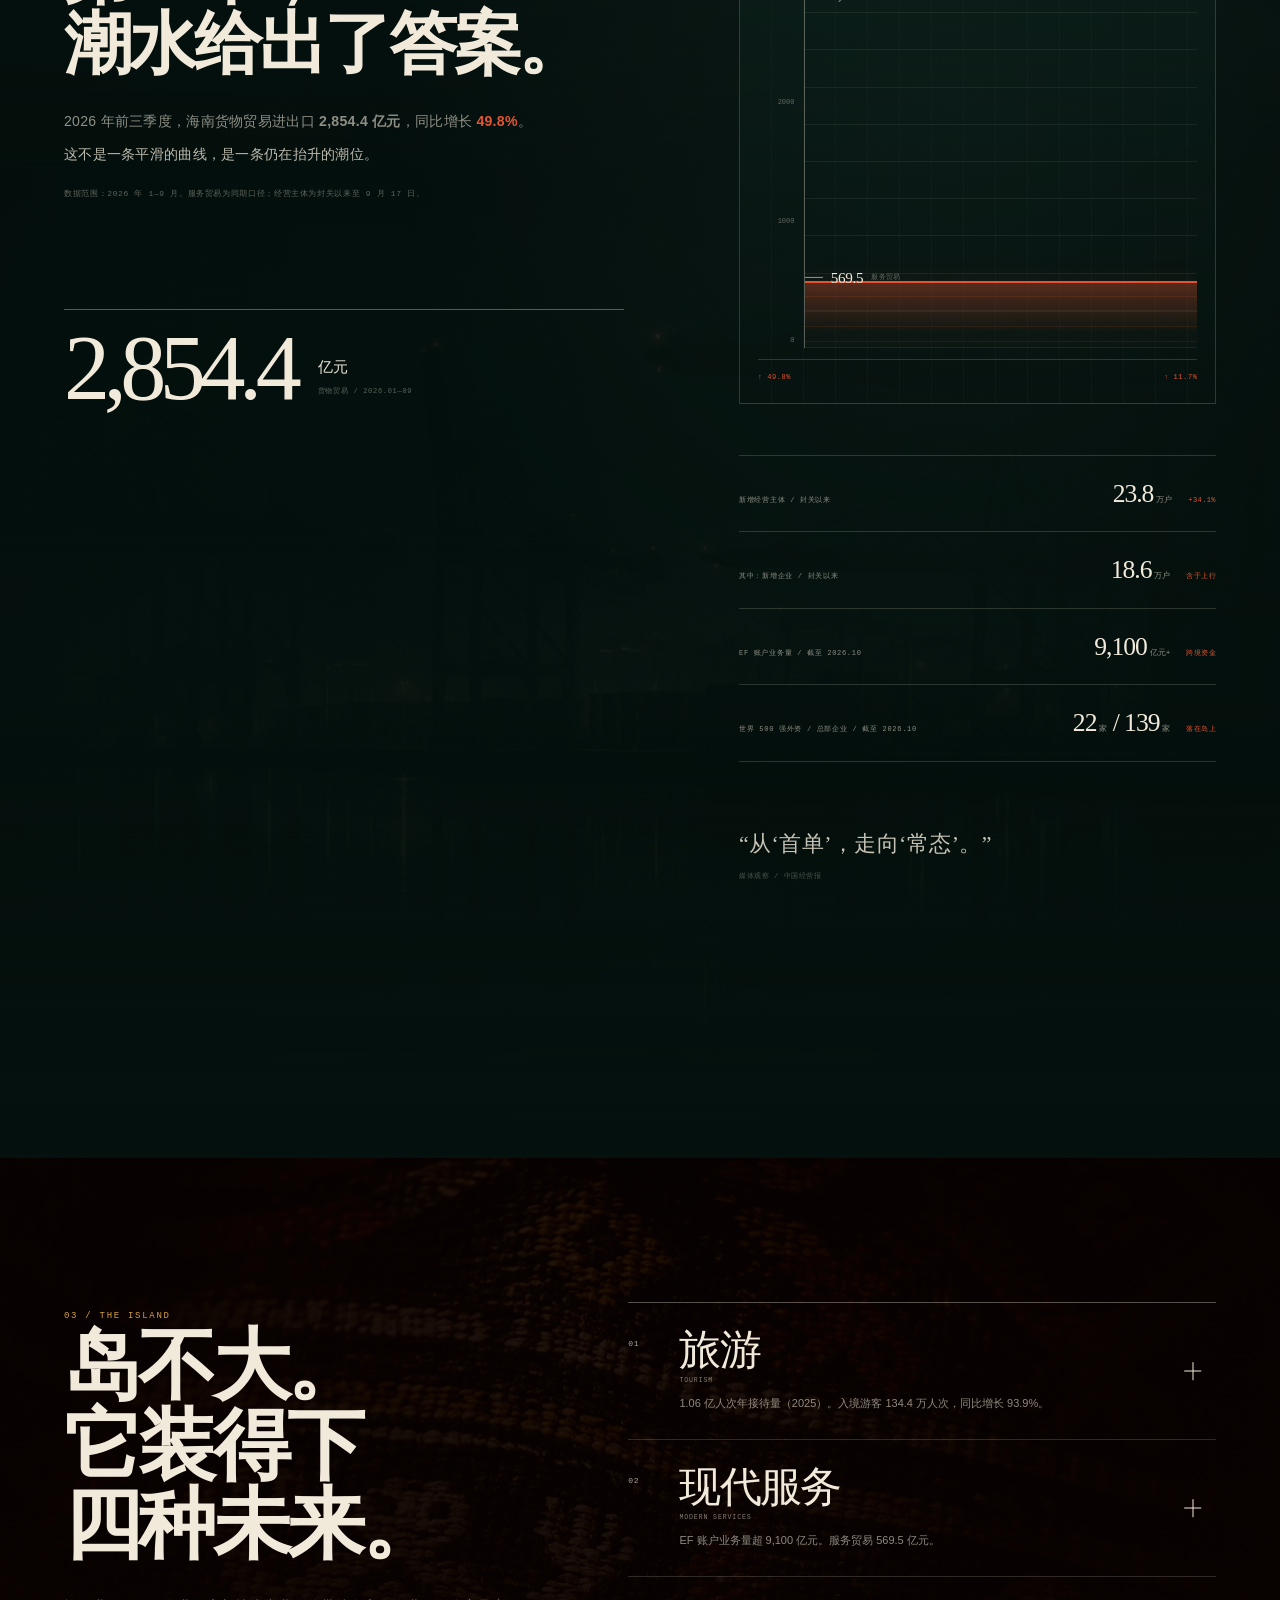
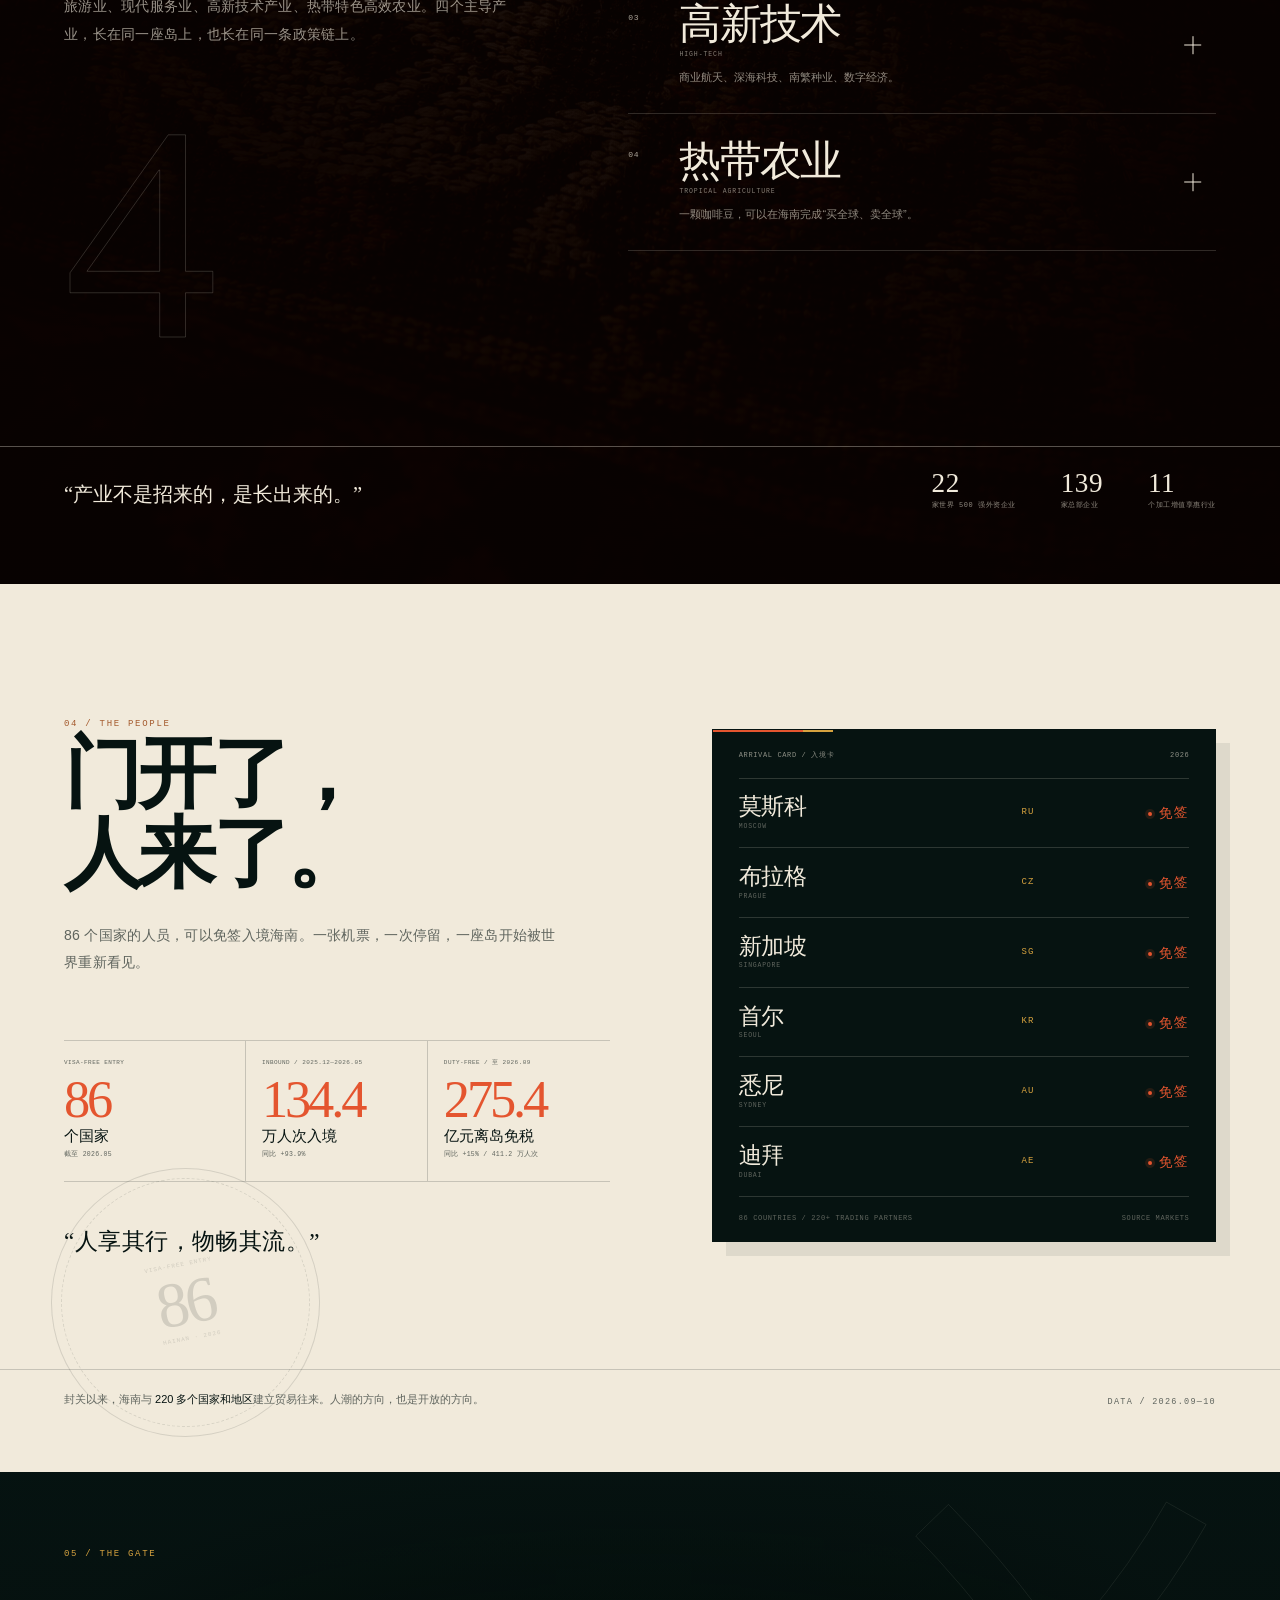
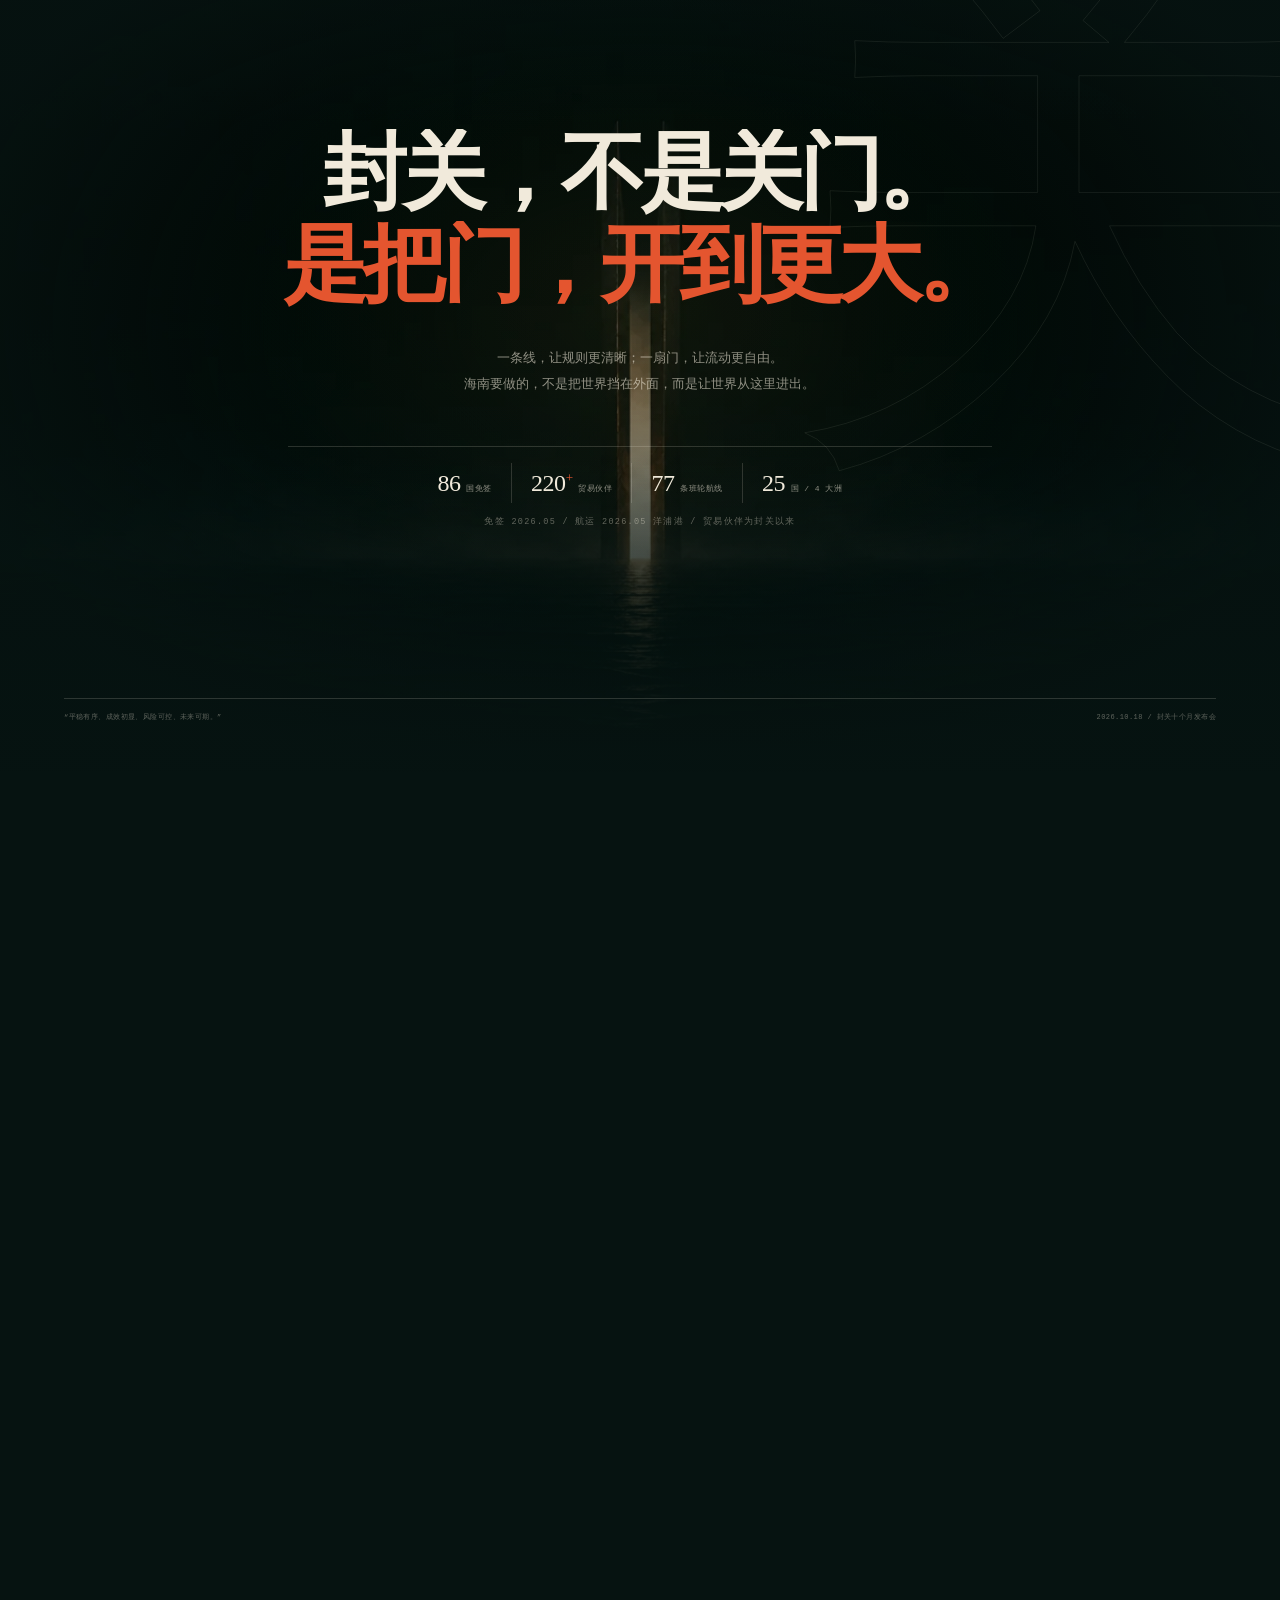
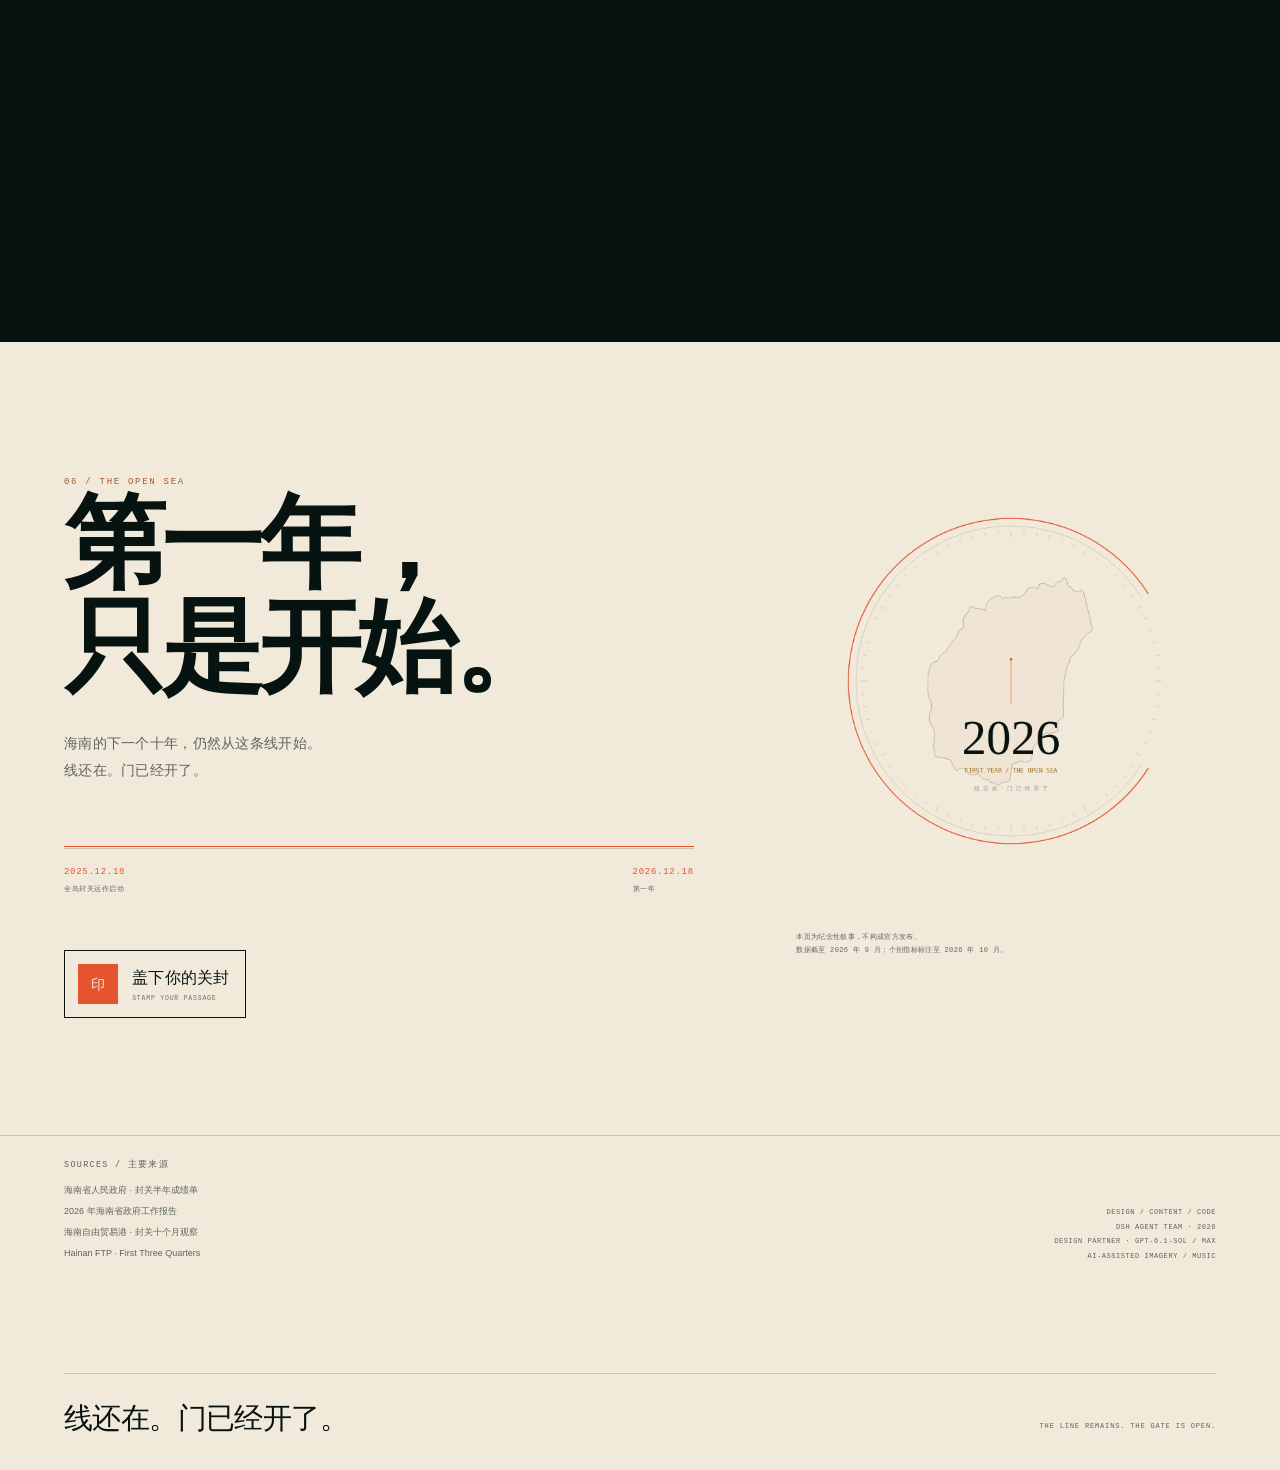
<file: 海南自贸港2026.html>
<!doctype html>
<html lang="zh-CN">
<head>
  <!-- Single-file build. Assets stay in ./assets; generated from index.html + styles.css + js/*.js. -->
  <meta charset="utf-8">
  <meta name="viewport" content="width=device-width, initial-scale=1, viewport-fit=cover">
  <meta name="theme-color" content="#061311">
  <meta name="description" content="海南自由贸易港 2026：全岛封关运作第一年。一条线，如何变成一扇门。">
  <title>过关 · 海南自由贸易港 2026</title>
  <link rel="icon" href="assets/favicon.svg" type="image/svg+xml">
  <meta property="og:title" content="过关 · 海南自由贸易港 2026">
  <meta property="og:description" content="全岛封关运作第一年：一条线，把海南变成接口。">
  <meta property="og:type" content="website">
  <meta property="og:image" content="assets/og-cover.jpg">
  <meta property="og:locale" content="zh_CN">
  <meta name="twitter:card" content="summary_large_image">
  <script>document.documentElement.classList.add('js');</script>
  <style>
/* =========================================================
   PASSAGE — Hainan Free Trade Port 2026
   Art direction: deep brine, salt paper, coral thread, turmeric.
   No external fonts. No UI libraries.
   ========================================================= */

:root {
  --ink: #061311;
  --ink-2: #081a16;
  --ink-3: #0d241e;
  --salt: #f1eadb;
  --salt-2: #e4dac7;
  --paper: #f1eadb;
  --coral: #e4552f;
  --coral-2: #f17a58;
  --turmeric: #d6a23f;
  --jade: #8fb6a4;
  --muted: rgba(241, 234, 219, 0.58);
  --muted-2: rgba(241, 234, 219, 0.38);
  --line: rgba(241, 234, 219, 0.17);
  --line-strong: rgba(241, 234, 219, 0.34);
  --ink-muted: rgba(6, 19, 17, 0.62);
  --ink-line: rgba(6, 19, 17, 0.18);

  --serif: "Noto Serif SC", "Source Han Serif SC", "Songti SC", "STSong", "SimSun", serif;
  --sans: "Noto Sans SC", "Source Han Sans SC", "PingFang SC", "Microsoft YaHei", sans-serif;
  --mono: "IBM Plex Mono", "SFMono-Regular", "Cascadia Mono", "Consolas", monospace;
  --latin: "Cormorant Garamond", "Bodoni Moda", "Georgia", serif;

  --ease-out: cubic-bezier(0.16, 1, 0.3, 1);
  --ease-in-out: cubic-bezier(0.65, 0, 0.35, 1);
  --ease-tide: cubic-bezier(0.37, 0, 0.63, 1);

  --pad: clamp(1.25rem, 5vw, 5.5rem);
  --hud-h: 4.5rem;
}

* { box-sizing: border-box; }

html {
  background: var(--ink);
  scroll-behavior: smooth;
  scroll-padding-top: var(--hud-h);
  -webkit-text-size-adjust: 100%;
}

body {
  margin: 0;
  background: var(--ink);
  color: var(--salt);
  font-family: var(--sans);
  font-size: 14px;
  line-height: 1.7;
  font-weight: 400;
  overflow-x: hidden;
  transition: background-color 0.7s var(--ease-in-out), color 0.7s var(--ease-in-out);
  -webkit-font-smoothing: antialiased;
  text-rendering: optimizeLegibility;
}

body.is-loading { overflow: hidden; }
body.is-locked { overflow: hidden; }

::selection { background: var(--coral); color: var(--ink); }

a { color: inherit; text-decoration: none; }
button { font: inherit; color: inherit; }
img, canvas { display: block; max-width: 100%; }
button, a { -webkit-tap-highlight-color: transparent; }

:focus-visible {
  outline: 1px solid var(--coral);
  outline-offset: 4px;
}

/* ---------- grain + texture ---------- */

.grain {
  position: fixed;
  inset: 0;
  z-index: 9000;
  pointer-events: none;
  opacity: 0.045;
  background-image: url("data:image/svg+xml,%3Csvg xmlns='http://www.w3.org/2000/svg' width='180' height='180'%3E%3Cfilter id='n'%3E%3CfeTurbulence type='fractalNoise' baseFrequency='.86' numOctaves='3' stitchTiles='stitch'/%3E%3C/filter%3E%3Crect width='100%25' height='100%25' filter='url(%23n)' opacity='.7'/%3E%3C/svg%3E");
  background-size: 180px 180px;
  mix-blend-mode: soft-light;
}

/* ---------- type utilities ---------- */

.kicker {
  display: inline-block;
  font-family: var(--mono);
  font-size: 9px;
  line-height: 1.4;
  letter-spacing: 0.19em;
  text-transform: uppercase;
  color: var(--turmeric);
  font-weight: 400;
}

.kicker--muted { color: var(--muted); }

.micro {
  display: inline-block;
  font-family: var(--mono);
  font-size: 8.5px;
  line-height: 1.6;
  letter-spacing: 0.15em;
  text-transform: uppercase;
  color: var(--muted);
}

.display {
  margin: 0;
  font-family: var(--serif);
  font-weight: 600;
  font-size: clamp(2.9rem, 6.1vw, 6.8rem);
  line-height: 1.02;
  letter-spacing: -0.045em;
  color: var(--salt);
}

.lede {
  max-width: 35em;
  margin: 1.8rem 0 0;
  font-size: clamp(0.82rem, 1.1vw, 0.98rem);
  line-height: 1.95;
  color: var(--muted);
  font-weight: 300;
  letter-spacing: 0.02em;
}

.lede-sub {
  display: block;
  margin-top: 0.35em;
  color: var(--salt);
  opacity: 0.78;
}

.source-note {
  margin: 1.2rem 0 0;
  font-family: var(--mono);
  font-size: 8px;
  line-height: 1.7;
  letter-spacing: 0.08em;
  color: var(--muted-2);
}

.coral { color: var(--coral); }

.scene {
  position: relative;
  overflow: hidden;
}

.scene__inner {
  position: relative;
  width: 100%;
  max-width: 1560px;
  margin: 0 auto;
  padding-left: var(--pad);
  padding-right: var(--pad);
}

/* ---------- loader ---------- */

.loader {
  position: fixed;
  inset: 0;
  z-index: 9500;
  background: var(--ink);
  display: grid;
  grid-template-rows: auto 1fr auto;
  padding: clamp(1.2rem, 3.4vw, 2.6rem);
  transition: opacity 0.9s var(--ease-in-out), visibility 0.9s;
}

.loader.is-done {
  opacity: 0;
  visibility: hidden;
}

.loader__top,
.loader__bottom {
  display: flex;
  justify-content: space-between;
  align-items: center;
  font-family: var(--mono);
  font-size: 8px;
  letter-spacing: 0.16em;
  color: var(--muted);
}

.loader__bottom { color: var(--muted-2); }

.loader__center {
  align-self: center;
  justify-self: center;
  width: min(22rem, 74vw);
  text-align: center;
}

.loader__eyebrow {
  margin: 0 0 1.3rem;
  font-family: var(--mono);
  font-size: 7.5px;
  letter-spacing: 0.22em;
  color: var(--turmeric);
}

.loader__word {
  margin: 0;
  font-family: var(--serif);
  font-size: clamp(2rem, 4.4vw, 3.4rem);
  font-weight: 500;
  letter-spacing: 0.12em;
  color: var(--salt);
}

.loader__track {
  position: relative;
  height: 1px;
  margin-top: 2rem;
  background: var(--line);
  overflow: hidden;
}

.loader__track span {
  display: block;
  width: 0;
  height: 100%;
  background: var(--coral);
  transition: width 0.25s linear;
}

/* ---------- HUD ---------- */

.hud {
  position: fixed;
  top: 0;
  left: 0;
  right: 0;
  z-index: 1200;
  display: flex;
  justify-content: space-between;
  align-items: flex-start;
  padding: 1.25rem clamp(1.1rem, 2.4vw, 2.6rem);
  color: var(--salt);
  transition: color 0.6s var(--ease-in-out);
  pointer-events: none;
}

.hud::before {
  content: "";
  position: fixed;
  top: 0;
  left: 0;
  right: 0;
  height: 9rem;
  z-index: -1;
  pointer-events: none;
  background: linear-gradient(180deg, rgba(6, 19, 17, 1) 0%, rgba(6, 19, 17, 0.92) 46%, transparent 100%);
  transition: background 0.3s var(--ease-in-out);
}

body[data-theme="light"] .hud::before {
  background: linear-gradient(180deg, rgba(241, 234, 219, 1) 0%, rgba(241, 234, 219, 0.94) 48%, transparent 100%);
}

.hud > * { pointer-events: auto; }

body[data-theme="light"] .hud { color: var(--ink); }

.brand {
  display: flex;
  align-items: center;
  gap: 0.7rem;
  color: inherit;
}

.brand__mark {
  width: 2.2rem;
  height: 2.2rem;
  border: 1px solid currentColor;
  display: grid;
  place-items: center;
  font-family: var(--mono);
  font-size: 8px;
  letter-spacing: 0.08em;
  opacity: 0.9;
}

.brand__text {
  font-size: 9px;
  line-height: 1.5;
  letter-spacing: 0.12em;
  font-weight: 400;
}

.brand__text em {
  display: block;
  font-style: normal;
  font-family: var(--mono);
  font-size: 6.5px;
  letter-spacing: 0.13em;
  opacity: 0.54;
}

.hud__right {
  display: flex;
  align-items: center;
  gap: 1.3rem;
}

.micro-btn {
  border: 0;
  padding: 0.35rem 0;
  background: transparent;
  color: inherit;
  display: flex;
  align-items: center;
  gap: 0.5rem;
  font-family: var(--mono);
  font-size: 8px;
  letter-spacing: 0.14em;
  cursor: pointer;
  opacity: 0.82;
  transition: opacity 0.3s;
}

.micro-btn:hover { opacity: 1; }

.micro-btn__dot {
  width: 5px;
  height: 5px;
  border-radius: 50%;
  background: currentColor;
  opacity: 0.45;
}

body.sound-on .micro-btn__dot {
  background: var(--coral);
  opacity: 1;
  box-shadow: 0 0 0 3px rgba(228, 85, 47, 0.16);
  animation: pulse 2.4s ease-in-out infinite;
}

@keyframes pulse {
  0%, 100% { transform: scale(1); }
  50% { transform: scale(0.72); }
}

.micro-btn__lines {
  display: flex;
  flex-direction: column;
  gap: 3px;
  width: 12px;
}

.micro-btn__lines i {
  display: block;
  height: 1px;
  width: 100%;
  background: currentColor;
  transition: transform 0.4s var(--ease-out);
}

.micro-btn--index[aria-expanded="true"] .micro-btn__lines i:first-child { transform: translateY(2px) rotate(45deg); }
.micro-btn--index[aria-expanded="true"] .micro-btn__lines i:last-child { transform: translateY(-2px) rotate(-45deg); }

/* ---------- rail ---------- */

.rail {
  position: fixed;
  right: 0.75rem;
  top: 50%;
  z-index: 1100;
  transform: translateY(-50%);
  display: flex;
  align-items: center;
  gap: 0.9rem;
  color: var(--salt);
  transition: color 0.6s var(--ease-in-out);
  pointer-events: none;
}

body[data-theme="light"] .rail { color: var(--ink); }

.rail__line {
  width: 1px;
  height: 23vh;
  background: currentColor;
  opacity: 0.18;
  position: relative;
  overflow: hidden;
}

.rail__line span {
  position: absolute;
  left: 0;
  top: 0;
  width: 100%;
  height: 0;
  background: var(--coral);
  opacity: 1;
}

.rail__list {
  list-style: none;
  margin: 0;
  padding: 0;
  display: flex;
  flex-direction: column;
  gap: 1.05rem;
}

.rail__list a {
  pointer-events: auto;
  display: flex;
  align-items: baseline;
  gap: 0.34rem;
  font-family: var(--mono);
  font-size: 7.5px;
  letter-spacing: 0.08em;
  opacity: 0.52;
  transition: opacity 0.3s, color 0.3s;
}

.rail__list a em {
  font-family: var(--serif);
  font-style: normal;
  font-size: 9px;
  letter-spacing: 0.06em;
}

.rail__list a:hover,
.rail__list a.is-active { opacity: 1; }
.rail__list a.is-active { color: var(--coral); }

/* ---------- corners ---------- */

.corner {
  position: fixed;
  bottom: 1.2rem;
  z-index: 1000;
  display: flex;
  gap: 1.2rem;
  font-family: var(--mono);
  font-size: 7px;
  letter-spacing: 0.14em;
  color: var(--salt);
  opacity: 0.42;
  pointer-events: none;
  transition: color 0.6s var(--ease-in-out);
}

body[data-theme="light"] .corner { color: var(--ink); opacity: 0; }
body.at-foot .rail,
body.at-foot .corner { opacity: 0; pointer-events: none; }
.corner--left { left: clamp(1.1rem, 2.4vw, 2.6rem); }
.corner--right { right: clamp(1.1rem, 2.4vw, 2.6rem); }

/* =========================================================
   00 · OVERTURE
   ========================================================= */

.scene--hero {
  min-height: 100svh;
  height: 100svh;
  background: var(--ink);
  isolation: isolate;
}

.hero__bg {
  position: absolute;
  inset: -4%;
  z-index: -3;
  background:
    radial-gradient(ellipse at 66% 36%, rgba(214, 162, 63, 0.16), transparent 36%),
    radial-gradient(ellipse at 28% 76%, rgba(228, 85, 47, 0.13), transparent 34%),
    linear-gradient(145deg, rgba(6, 19, 17, 0.15), rgba(6, 19, 17, 0.9)),
    url("assets/img/plate-basalt.webp") center / cover no-repeat,
    #061311;
  filter: saturate(0.72) contrast(1.08) brightness(0.8);
  transform: scale(1.06);
  animation: heroDrift 14s var(--ease-in-out) infinite alternate;
}

@keyframes heroDrift {
  from { transform: scale(1.06) translate3d(0, 0, 0); }
  to { transform: scale(1.12) translate3d(-1.4%, -1.2%, 0); }
}

.hero__veil {
  position: absolute;
  inset: 0;
  z-index: -2;
  background:
    linear-gradient(90deg, rgba(6, 19, 17, 0.82) 0%, rgba(6, 19, 17, 0.16) 48%, rgba(6, 19, 17, 0.72) 100%),
    linear-gradient(180deg, rgba(6, 19, 17, 0.78) 0%, transparent 22%, transparent 62%, rgba(6, 19, 17, 0.92) 100%);
}

.hero__grain {
  position: absolute;
  inset: 0;
  z-index: -1;
  opacity: 0.18;
  background-image: url("data:image/svg+xml,%3Csvg xmlns='http://www.w3.org/2000/svg' width='220' height='220'%3E%3Cfilter id='g'%3E%3CfeTurbulence type='fractalNoise' baseFrequency='.7' numOctaves='4'/%3E%3C/filter%3E%3Crect width='100%25' height='100%25' filter='url(%23g)' opacity='.42'/%3E%3C/svg%3E");
  mix-blend-mode: overlay;
}

.hero__meta {
  position: absolute;
  top: 17vh;
  left: var(--pad);
  right: var(--pad);
  display: flex;
  align-items: center;
  gap: 1rem;
}

.hero__meta-line {
  width: clamp(2.5rem, 7vw, 7rem);
  height: 1px;
  background: var(--line-strong);
}

.hero__title-wrap {
  position: absolute;
  inset: 0;
  display: grid;
  place-items: center;
  pointer-events: none;
}

.hero__title {
  position: relative;
  z-index: 2;
  display: flex;
  align-items: center;
  justify-content: center;
  gap: 0.015em;
  margin: 0;
  padding: 0;
  font-family: var(--serif);
  font-weight: 900;
  font-size: clamp(8rem, 31vw, 28rem);
  line-height: 0.72;
  letter-spacing: -0.085em;
  transform: translateY(1.8vh);
}

.hero__char {
  display: inline-block;
  will-change: transform, opacity, clip-path;
  clip-path: inset(0 0 110% 0);
}

.hero__char--fill { color: var(--salt); }
.hero__char--stroke {
  color: rgba(241, 234, 219, 0.035);
  -webkit-text-stroke: clamp(1.6px, 0.18vw, 3px) var(--salt);
  opacity: 0.96;
}

body.is-ready .hero__char {
  animation: charIn 1.6s var(--ease-out) forwards;
}
body.is-ready .hero__char--stroke { animation-delay: 0.12s; }

@keyframes charIn {
  from { clip-path: inset(0 0 110% 0); transform: translateY(0.16em); }
  to { clip-path: inset(-10% -5% -10% -5%); transform: translateY(0); }
}

.hero__latin {
  position: absolute;
  left: 4.7vw;
  top: 36%;
  margin: 0;
  writing-mode: vertical-rl;
  font-family: var(--latin);
  font-size: clamp(0.7rem, 1.05vw, 0.95rem);
  letter-spacing: 0.52em;
  color: var(--salt);
  opacity: 0.54;
}

.hero__vertical {
  position: absolute;
  left: 6vw;
  bottom: 25vh;
  margin: 0;
  writing-mode: vertical-rl;
  text-orientation: upright;
  font-family: var(--serif);
  font-size: clamp(0.68rem, 1.2vw, 0.86rem);
  line-height: 1.9;
  letter-spacing: 0.22em;
  color: var(--salt);
  opacity: 0.65;
}

.hero__foot {
  position: absolute;
  left: var(--pad);
  bottom: 12vh;
  display: flex;
  align-items: flex-end;
  gap: clamp(2rem, 7vw, 8rem);
  max-width: 80vw;
}

.hero__claim {
  margin: 0;
  font-family: var(--serif);
  font-size: clamp(1.55rem, 2.7vw, 2.5rem);
  line-height: 1.35;
  letter-spacing: -0.03em;
  color: var(--salt);
}

.hero__note {
  max-width: 25em;
  margin: 0 0 0.35rem;
  font-size: 11px;
  line-height: 1.9;
  color: var(--muted);
  font-weight: 300;
  letter-spacing: 0.02em;
}

.hero__rule {
  position: absolute;
  left: var(--pad);
  right: var(--pad);
  top: 57.5%;
  height: 1px;
  background: var(--line);
  z-index: 1;
  overflow: hidden;
}

.hero__rule span {
  display: block;
  width: 0;
  height: 1px;
  background: var(--coral);
  box-shadow: 0 0 14px rgba(228, 85, 47, 0.5);
}

body.is-ready .hero__rule span { animation: ruleDraw 2.3s 0.35s var(--ease-out) forwards; }

@keyframes ruleDraw {
  to { width: 100%; }
}

.scroll-cue {
  position: absolute;
  right: var(--pad);
  bottom: 3rem;
  display: flex;
  align-items: center;
  gap: 0.8rem;
  font-family: var(--mono);
  font-size: 7px;
  letter-spacing: 0.18em;
  color: var(--muted);
  cursor: pointer;
}

.scroll-cue__line {
  display: block;
  width: 1px;
  height: 2.6rem;
  background: var(--line-strong);
  position: relative;
  overflow: hidden;
}

.scroll-cue__line::after {
  content: "";
  position: absolute;
  left: 0;
  top: -100%;
  width: 100%;
  height: 100%;
  background: var(--coral);
  animation: cuefall 2.4s var(--ease-in-out) infinite;
}

@keyframes cuefall {
  0% { top: -100%; }
  55%, 100% { top: 100%; }
}

/* =========================================================
   01 · THE LINE
   ========================================================= */

.scene--line {
  height: 400vh;
  background: var(--ink);
  overflow: clip;
}

.line-pin {
  position: sticky;
  top: 0;
  height: 100svh;
  overflow: hidden;
  background:
    radial-gradient(ellipse at 50% 48%, rgba(214, 162, 63, 0.055), transparent 48%),
    var(--ink);
}

.thread-canvas {
  position: absolute;
  inset: 0;
  width: 100%;
  height: 100%;
  z-index: 1;
}

.line-frame {
  position: absolute;
  inset: 0;
  z-index: 2;
  padding: 0 var(--pad);
  pointer-events: none;
}

.line-copy {
  position: absolute;
  left: var(--pad);
  top: 19vh;
  max-width: min(35rem, 44vw);
  transition: opacity 0.6s var(--ease-in-out), transform 0.8s var(--ease-out);
}

.line-copy.is-dim {
  opacity: 0;
  transform: translateY(-2.2vh);
}

.line-stage {
  position: absolute;
  left: var(--pad);
  top: 7.5vh;
  display: flex;
  align-items: center;
  gap: 1rem;
  font-family: var(--mono);
  font-size: 7px;
  letter-spacing: 0.12em;
  color: var(--muted);
  opacity: 0;
  transition: opacity 0.6s var(--ease-in-out);
}

.line-stage.is-on { opacity: 1; }

.line-stage span + span {
  padding-left: 1rem;
  border-left: 1px solid var(--line);
  color: var(--muted-2);
}

.line-date {
  position: absolute;
  right: 9vw;
  top: 17vh;
  display: flex;
  flex-direction: column;
  align-items: flex-end;
  gap: 0;
  text-align: right;
  pointer-events: none;
  transition: opacity 0.7s var(--ease-in-out), transform 0.9s var(--ease-out);
}

.line-date.is-dim { opacity: 0; transform: translateY(-1.4vh); }

.line-date__year {
  font-family: var(--latin);
  font-size: clamp(2.5rem, 5.5vw, 5.4rem);
  line-height: 0.8;
  letter-spacing: -0.05em;
  color: transparent;
  -webkit-text-stroke: 1px rgba(241, 234, 219, 0.24);
}

.line-date__day {
  font-family: var(--serif);
  font-size: clamp(1.2rem, 2.2vw, 2rem);
  line-height: 1.1;
  letter-spacing: -0.02em;
  color: var(--coral);
}

.line-date__cap {
  margin-top: 1.2rem;
  font-family: var(--mono);
  font-size: 7px;
  letter-spacing: 0.16em;
  color: var(--muted-2);
}

.display--line { font-size: clamp(2.8rem, 5.6vw, 6.2rem); }

.line-copy .lede { max-width: 31em; }
.line-copy .micro { margin-top: 2.2rem; color: var(--turmeric); }

.policy-stack {
  position: absolute;
  right: calc(var(--pad) + 2.5rem);
  top: 16vh;
  width: min(31rem, 34vw);
  opacity: 0;
  visibility: hidden;
  transform: translateY(2.5vh);
  transition: opacity 0.8s var(--ease-in-out), transform 1s var(--ease-out), visibility 0.8s;
}

.policy-stack.is-on {
  opacity: 1;
  visibility: visible;
  transform: none;
}

.policy {
  display: grid;
  grid-template-columns: 1.2rem minmax(0, 1fr) auto;
  align-items: start;
  gap: 1rem;
  padding: 1.2rem 0;
  border-top: 1px solid var(--line);
  opacity: 0;
  transform: translateY(12px);
  transition: opacity 0.7s var(--ease-out), transform 0.9s var(--ease-out), background 0.4s;
}

.policy:last-child { border-bottom: 1px solid var(--line); }

.policy-stack.is-on .policy { opacity: 1; transform: none; }
.policy:nth-child(2) { transition-delay: 0.08s; }
.policy:nth-child(3) { transition-delay: 0.16s; }

.policy__num {
  font-family: var(--mono);
  font-size: 8px;
  color: var(--turmeric);
  letter-spacing: 0.08em;
  padding-top: 0.35rem;
}

.policy h3 {
  margin: 0;
  font-family: var(--serif);
  font-size: clamp(1.3rem, 1.9vw, 1.7rem);
  font-weight: 600;
  letter-spacing: -0.02em;
}

.policy p {
  max-width: 26em;
  margin: 0.28rem 0 0;
  font-size: 11.5px;
  line-height: 1.8;
  color: var(--muted);
  font-weight: 300;
}

.policy strong {
  font-family: var(--serif);
  font-size: clamp(2rem, 3vw, 2.8rem);
  line-height: 0.9;
  color: var(--salt);
  font-weight: 500;
  text-align: right;
  letter-spacing: -0.04em;
}

.policy strong small {
  display: block;
  margin-top: 0.55rem;
  font-family: var(--mono);
  font-size: 7px;
  line-height: 1.5;
  letter-spacing: 0.06em;
  color: var(--muted-2);
  font-weight: 400;
}

.line-gate {
  position: absolute;
  left: 50%;
  top: 47%;
  transform: translate(-50%, -50%);
  text-align: center;
  opacity: 0;
  visibility: hidden;
  transition: opacity 0.8s var(--ease-in-out), visibility 0.8s;
  pointer-events: none;
}

.line-gate.is-on { opacity: 1; visibility: visible; }

.line-gate__eyebrow {
  margin: 0 0 1rem;
  font-family: var(--mono);
  font-size: 8px;
  letter-spacing: 0.2em;
  color: var(--turmeric);
}

.line-gate__title {
  margin: 0;
  font-family: var(--serif);
  font-size: clamp(2.4rem, 5vw, 5rem);
  font-weight: 600;
  letter-spacing: -0.05em;
  color: var(--salt);
  white-space: nowrap;
}

.line-gate__hint {
  margin: 1.3rem 0 0;
  font-family: var(--mono);
  font-size: 7.5px;
  letter-spacing: 0.15em;
  color: var(--muted-2);
}

.line-stats {
  position: absolute;
  left: var(--pad);
  bottom: 7.5vh;
  display: flex;
  gap: clamp(1.4rem, 4vw, 4rem);
  opacity: 0;
  transform: translateY(12px);
  transition: opacity 0.8s, transform 0.9s var(--ease-out);
}

.line-stats.is-on { opacity: 1; transform: none; }

.line-stats div {
  display: flex;
  flex-direction: column;
  gap: 0.25rem;
  padding-right: clamp(1.4rem, 4vw, 4rem);
  border-right: 1px solid var(--line);
}

.line-stats div:last-child { border-right: 0; padding-right: 0; }

.line-stats strong {
  font-family: var(--serif);
  font-size: clamp(1.5rem, 2.4vw, 2.2rem);
  font-weight: 500;
  line-height: 1;
  letter-spacing: -0.03em;
}

.line-stats sup { font-size: 50%; vertical-align: super; color: var(--coral); }
.line-stats span {
  font-family: var(--mono);
  font-size: 7px;
  letter-spacing: 0.1em;
  color: var(--muted-2);
}

.line-drag {
  position: absolute;
  right: var(--pad);
  bottom: 7.5vh;
  z-index: 3;
  width: min(12rem, 28vw);
  height: 2rem;
  border-top: 1px solid var(--line-strong);
  opacity: 0;
  visibility: hidden;
  transition: opacity 0.7s, visibility 0.7s;
}

.line-drag.is-on { opacity: 1; visibility: visible; }

.line-drag__knob {
  position: absolute;
  top: -0.35rem;
  left: 0;
  width: 0.7rem;
  height: 0.7rem;
  border-radius: 50%;
  background: var(--coral);
  box-shadow: 0 0 0 5px rgba(228, 85, 47, 0.1), 0 0 22px rgba(228, 85, 47, 0.5);
}

.line-drag__label {
  position: absolute;
  left: 1.2rem;
  top: 0.35rem;
  font-family: var(--mono);
  font-size: 7px;
  letter-spacing: 0.14em;
  color: var(--muted);
}

/* =========================================================
   02 · THE TIDE
   ========================================================= */

.scene--tide {
  padding: 16vh 0 0;
  min-height: 162vh;
  background:
    radial-gradient(ellipse at 74% 28%, rgba(143, 182, 164, 0.07), transparent 42%),
    linear-gradient(180deg, var(--ink) 0%, #071612 68%, #05110e 100%);
}

.scene--tide::before {
  content: "";
  position: absolute;
  inset: 0;
  z-index: 0;
  background:
    linear-gradient(90deg, rgba(6, 19, 17, 0.94) 0%, rgba(6, 19, 17, 0.62) 52%, rgba(6, 19, 17, 0.96) 100%),
    linear-gradient(180deg, rgba(6, 19, 17, 0.8), transparent 30%, rgba(6, 19, 17, 0.7)),
    url("assets/img/plate-port.webp") center / cover no-repeat;
  opacity: 0.34;
  filter: saturate(0.62) contrast(1.12);
  mask-image: linear-gradient(180deg, transparent 0%, #000 32%, #000 74%, transparent 100%);
  -webkit-mask-image: linear-gradient(180deg, transparent 0%, #000 32%, #000 74%, transparent 100%);
  pointer-events: none;
}

.tide-grid { position: relative; z-index: 1; }

.tide-grid {
  display: grid;
  grid-template-columns: 1.08fr 0.92fr;
  gap: clamp(3rem, 9vw, 11rem);
  align-items: start;
  padding-top: 8vh;
}

.tide-copy { position: relative; z-index: 2; }

.scene--tide .display {
  font-size: clamp(2.8rem, 5.35vw, 5.9rem);
}

.tide-big {
  display: flex;
  align-items: flex-end;
  gap: 1.4rem;
  margin-top: 12vh;
  padding-top: 1.4rem;
  border-top: 1px solid var(--line-strong);
}

.tide-big__num {
  display: block;
  font-family: var(--serif);
  font-size: clamp(3.4rem, 7.2vw, 8.4rem);
  font-weight: 500;
  line-height: 0.8;
  letter-spacing: -0.07em;
  color: var(--salt);
  font-variant-numeric: tabular-nums lining-nums;
}

.tide-big__unit {
  padding-bottom: 0.5rem;
  font-family: var(--serif);
  font-size: clamp(0.9rem, 1.2vw, 1.2rem);
  color: var(--salt);
}

.tide-big__unit em {
  display: block;
  margin-top: 0.4rem;
  font-family: var(--mono);
  font-size: 7px;
  font-style: normal;
  letter-spacing: 0.1em;
  color: var(--muted-2);
}

.tide-staff-wrap { position: relative; }

.tide-staff {
  position: relative;
  border: 1px solid var(--line);
  padding: 1rem 1.1rem 1.2rem;
  background:
    linear-gradient(180deg, rgba(13, 36, 30, 0.48), rgba(6, 19, 17, 0.24)),
    repeating-linear-gradient(90deg, transparent 0 31px, rgba(241, 234, 219, 0.035) 31px 32px);
}

.tide-staff__head {
  display: flex;
  justify-content: space-between;
  gap: 1rem;
  padding-bottom: 0.8rem;
  border-bottom: 1px solid var(--line);
  font-family: var(--mono);
  font-size: 7px;
  letter-spacing: 0.12em;
  color: var(--muted);
}

.tide-staff__body {
  display: grid;
  grid-template-columns: 2.3rem 1fr;
  gap: 0.6rem;
  height: 44vh;
  min-height: 20rem;
  padding: 1.1rem 0 0.4rem;
}

.tide-staff__scale {
  display: flex;
  flex-direction: column;
  justify-content: space-between;
  align-items: flex-end;
  font-family: var(--mono);
  font-size: 7px;
  color: var(--muted-2);
  padding: 0.1rem 0;
}

.tide-staff__zone {
  position: relative;
  border-left: 1px solid var(--line-strong);
  background:
    repeating-linear-gradient(180deg, transparent 0 calc(10% - 1px), rgba(241, 234, 219, 0.07) calc(10% - 1px) 10%);
  overflow: hidden;
}

.tide-staff__water {
  position: absolute;
  left: 0;
  bottom: 0;
  width: 100%;
  height: 0;
  background:
    linear-gradient(180deg, rgba(228, 85, 47, 0.34), rgba(228, 85, 47, 0.02) 78%),
    repeating-linear-gradient(180deg, transparent 0 14px, rgba(228, 85, 47, 0.12) 14px 15px);
  border-top: 1px solid var(--coral);
  transition: height 1.1s var(--ease-tide);
}

.tide-staff__water::after {
  content: "";
  position: absolute;
  left: 0;
  right: 0;
  top: 0;
  height: 1px;
  background: var(--coral);
  box-shadow: 0 0 18px rgba(228, 85, 47, 0.7);
}

.tide-staff__mark {
  position: absolute;
  left: 0;
  bottom: var(--mark);
  width: 100%;
  display: flex;
  align-items: center;
  gap: 0.5rem;
  transform: translateY(50%);
  font-family: var(--mono);
  font-size: 7px;
  color: var(--muted);
}

.tide-staff__mark i {
  display: block;
  width: 1.1rem;
  height: 1px;
  background: var(--salt);
  opacity: 0.6;
}

.tide-staff__mark b {
  font-family: var(--serif);
  font-size: 0.95rem;
  font-weight: 500;
  color: var(--salt);
  letter-spacing: -0.02em;
}

.tide-staff__mark small {
  font-family: var(--mono);
  font-size: 6.5px;
  letter-spacing: 0.06em;
  color: var(--muted-2);
}

.tide-staff__foot {
  display: flex;
  justify-content: space-between;
  padding-top: 0.7rem;
  margin-top: 0.3rem;
  border-top: 1px solid var(--line);
  font-family: var(--mono);
  font-size: 7px;
  letter-spacing: 0.08em;
  color: var(--coral);
}

.tide-list { margin-top: 3.2rem; }

.tide-row {
  display: grid;
  grid-template-columns: minmax(0, 1fr) auto auto;
  align-items: baseline;
  gap: 1rem;
  padding: 1rem 0;
  border-top: 1px solid var(--line);
}

.tide-row:last-child { border-bottom: 1px solid var(--line); }

.tide-row__label {
  font-family: var(--mono);
  font-size: 7px;
  letter-spacing: 0.1em;
  color: var(--muted);
  text-transform: uppercase;
}

.tide-row strong {
  font-family: var(--serif);
  font-size: clamp(1.35rem, 2vw, 1.8rem);
  font-weight: 500;
  letter-spacing: -0.04em;
  white-space: nowrap;
}

.tide-row strong small {
  margin-left: 0.18rem;
  font-family: var(--sans);
  font-size: 8px;
  font-weight: 300;
  letter-spacing: 0;
  color: var(--muted);
}

.tide-row__delta {
  font-family: var(--mono);
  font-size: 7px;
  letter-spacing: 0.06em;
  color: var(--coral);
  white-space: nowrap;
}

.tide-quote {
  margin: 4rem 0 0;
  font-family: var(--serif);
  font-size: clamp(1.15rem, 1.7vw, 1.5rem);
  letter-spacing: 0.02em;
  color: var(--salt);
  opacity: 0.82;
}

.tide-quote span {
  display: block;
  margin-top: 0.5rem;
  font-family: var(--mono);
  font-size: 7px;
  letter-spacing: 0.08em;
  color: var(--muted-2);
  opacity: 1;
}

.gate__source {
  display: block;
  margin-top: 0.8rem;
  color: var(--muted-2);
}

.tide-wave {
  position: absolute;
  left: 0;
  right: 0;
  bottom: 0;
  height: 34vh;
  pointer-events: none;
  opacity: 0.7;
  mask-image: linear-gradient(180deg, transparent 0%, #000 38%, #000 100%);
  -webkit-mask-image: linear-gradient(180deg, transparent 0%, #000 38%, #000 100%);
}

.tide-wave canvas { width: 100%; height: 100%; }

/* =========================================================
   03 · THE ISLAND
   ========================================================= */

.scene--island {
  padding: 16vh 0 8vh;
  background: #140b08;
}

.scene--island .display,
.scene--island .lede,
.scene--island .industry { color: var(--salt); }

.scene--island .lede { color: rgba(241, 234, 219, 0.62); }

.island__bg {
  position: absolute;
  inset: 0;
  background:
    linear-gradient(90deg, rgba(20, 11, 8, 0.92) 0%, rgba(20, 11, 8, 0.66) 48%, rgba(20, 11, 8, 0.94) 100%),
    linear-gradient(180deg, rgba(20, 11, 8, 0.58) 0%, rgba(20, 11, 8, 0.9) 100%),
    url("assets/img/plate-brocade.webp") center / cover no-repeat,
    #140b08;
  opacity: 0.8;
  filter: saturate(0.92) contrast(1.12) brightness(0.98);
}

.island-grid {
  display: grid;
  grid-template-columns: 0.88fr 1.12fr;
  gap: clamp(3rem, 8vw, 10rem);
  align-items: start;
}

.island-head { position: relative; }

.island-big {
  margin-top: 9vh;
  font-family: var(--serif);
  font-size: clamp(12rem, 24vw, 27rem);
  font-weight: 500;
  line-height: 0.68;
  letter-spacing: -0.1em;
  color: transparent;
  -webkit-text-stroke: 1px rgba(241, 234, 219, 0.17);
  user-select: none;
}

.industry-list { border-top: 1px solid var(--line-strong); }

.industry { border-bottom: 1px solid var(--line); }

.industry > button {
  display: grid;
  grid-template-columns: 2.2rem minmax(0, 1fr) auto;
  grid-template-rows: auto auto;
  column-gap: 1rem;
  row-gap: 0.6rem;
  width: 100%;
  padding: 1.6rem 0.9rem 1.6rem 0;
  border: 0;
  background: transparent;
  text-align: left;
  cursor: pointer;
  color: var(--salt);
  transition: background 0.45s var(--ease-out), color 0.35s, padding 0.5s var(--ease-out);
  position: relative;
}

.industry > button::before {
  content: "";
  position: absolute;
  inset: 0;
  background: linear-gradient(90deg, rgba(228, 85, 47, 0.26), rgba(228, 85, 47, 0.02));
  border-left: 2px solid var(--coral);
  transform: scaleY(0);
  transform-origin: bottom;
  transition: transform 0.5s var(--ease-out);
  z-index: 0;
}

.industry > button > * { position: relative; z-index: 1; }

.industry > button:hover::before,
.industry > button:focus-visible::before,
.industry.is-open > button::before { transform: scaleY(1); }

.industry > button:hover,
.industry > button:focus-visible,
.industry.is-open > button { color: var(--salt); padding-left: 1rem; padding-right: 1rem; }

.industry__num {
  font-family: var(--mono);
  font-size: 8px;
  letter-spacing: 0.08em;
  padding-top: 0.55rem;
  opacity: 0.7;
}

.industry__name {
  font-family: var(--serif);
  font-size: clamp(1.8rem, 3.3vw, 3rem);
  font-weight: 500;
  line-height: 1;
  letter-spacing: -0.04em;
}

.industry__name em {
  display: block;
  margin-top: 0.42rem;
  font-family: var(--mono);
  font-size: 6.5px;
  font-style: normal;
  letter-spacing: 0.14em;
  opacity: 0.52;
}

.industry__line {
  grid-column: 2 / 3;
  font-size: 11px;
  line-height: 1.8;
  color: var(--muted);
  font-weight: 300;
  transition: color 0.35s;
}

.industry > button:hover .industry__line,
.industry > button:focus-visible .industry__line,
.industry.is-open > button .industry__line { color: rgba(241, 234, 219, 0.76); }

.industry__plus {
  grid-column: 3;
  grid-row: 1 / 3;
  align-self: center;
  width: 1.1rem;
  height: 1.1rem;
  position: relative;
}

.industry__plus::before,
.industry__plus::after {
  content: "";
  position: absolute;
  left: 50%;
  top: 50%;
  width: 100%;
  height: 1px;
  background: currentColor;
  transform: translate(-50%, -50%);
  transition: transform 0.4s var(--ease-out);
}

.industry__plus::after { transform: translate(-50%, -50%) rotate(90deg); }
.industry.is-open .industry__plus::after { transform: translate(-50%, -50%) rotate(0deg); }

.industry__detail {
  max-height: 0;
  overflow: hidden;
  transition: max-height 0.7s var(--ease-out), padding 0.5s;
  padding: 0 1rem 0 3.2rem;
  background: rgba(228, 85, 47, 0.1);
  border-left: 1px solid rgba(228, 85, 47, 0.38);
  color: var(--salt);
}

.industry.is-open .industry__detail {
  max-height: 18rem;
  padding-top: 0.4rem;
  padding-bottom: 1.6rem;
}

.industry__detail p {
  max-width: 34em;
  margin: 0;
  font-size: 11px;
  line-height: 1.85;
  color: rgba(241, 234, 219, 0.74);
}

.industry__detail .micro {
  margin-top: 0.9rem;
  color: var(--muted-2);
  font-size: 7px;
}

.island-foot {
  display: flex;
  justify-content: space-between;
  align-items: flex-end;
  gap: 2rem;
  margin-top: 12vh;
  padding-top: 1.4rem;
  border-top: 1px solid var(--line-strong);
}

.island-foot > p {
  margin: 0;
  font-family: var(--serif);
  font-size: clamp(1.1rem, 1.6vw, 1.4rem);
  color: var(--salt);
}

.island-foot__data {
  display: flex;
  gap: clamp(1.4rem, 3.5vw, 3.5rem);
}

.island-foot__data span {
  display: flex;
  flex-direction: column;
  gap: 0.2rem;
  font-family: var(--mono);
  font-size: 7px;
  letter-spacing: 0.08em;
  color: var(--muted);
}

.island-foot__data strong {
  font-family: var(--serif);
  font-size: 1.7rem;
  font-weight: 500;
  color: var(--salt);
  line-height: 1;
}

/* =========================================================
   04 · THE PEOPLE
   ========================================================= */

.scene--people {
  background: var(--salt);
  color: var(--ink);
  padding: 14vh 0 7vh;
}

.scene--people .kicker { color: #a45a2d; }
.scene--people .display { color: var(--ink); }
.scene--people .lede { color: var(--ink-muted); }
.scene--people .micro { color: var(--ink-muted); }

.people-stamp {
  position: absolute;
  left: 4vw;
  bottom: 4vh;
  width: clamp(10rem, 21vw, 18rem);
  aspect-ratio: 1;
  border: 1px solid rgba(6, 19, 17, 0.12);
  border-radius: 50%;
  display: flex;
  flex-direction: column;
  align-items: center;
  justify-content: center;
  gap: 0.2rem;
  transform: rotate(-11deg);
  color: rgba(6, 19, 17, 0.13);
  pointer-events: none;
  z-index: 0;
}

.people-stamp::before {
  content: "";
  position: absolute;
  inset: 0.55rem;
  border: 1px dashed rgba(6, 19, 17, 0.11);
  border-radius: 50%;
}

.people-stamp span,
.people-stamp em {
  font-family: var(--mono);
  font-size: 6px;
  font-style: normal;
  letter-spacing: 0.16em;
}

.people-stamp strong {
  font-family: var(--serif);
  font-size: clamp(2.6rem, 5vw, 4.2rem);
  font-weight: 500;
  line-height: 0.9;
  letter-spacing: -0.05em;
}

.people-grid { position: relative; z-index: 1; }

.people-grid {
  display: grid;
  grid-template-columns: 1.04fr 0.96fr;
  gap: clamp(3rem, 8vw, 9rem);
  align-items: center;
}

.people-trio {
  display: grid;
  grid-template-columns: repeat(3, 1fr);
  margin-top: 7vh;
  border-top: 1px solid var(--ink-line);
  border-bottom: 1px solid var(--ink-line);
}

.people-trio__item {
  display: flex;
  flex-direction: column;
  gap: 0.3rem;
  padding: 1.1rem 1rem 1.3rem 0;
  border-right: 1px solid var(--ink-line);
  min-width: 0;
}

.people-trio__item + .people-trio__item { padding-left: 1rem; }
.people-trio__item:last-child { border-right: 0; }

.people-trio__label {
  font-family: var(--mono);
  font-size: 6px;
  line-height: 1.5;
  letter-spacing: 0.07em;
  color: var(--ink-muted);
  min-height: 2.2em;
}

.people-trio strong {
  font-family: var(--serif);
  font-size: clamp(2.4rem, 4.1vw, 4.2rem);
  font-weight: 500;
  line-height: 0.88;
  letter-spacing: -0.06em;
  color: var(--coral);
  white-space: nowrap;
}

.people-trio em {
  font-family: var(--serif);
  font-size: 0.95rem;
  font-style: normal;
  color: var(--ink);
  line-height: 1.2;
}

.people-trio small {
  font-family: var(--mono);
  font-size: 6.5px;
  line-height: 1.5;
  letter-spacing: 0.04em;
  color: var(--ink-muted);
}

.people-big {
  display: flex;
  align-items: flex-end;
  gap: 1.1rem;
  margin-top: 7vh;
  padding-top: 1rem;
  border-top: 1px solid var(--ink-line);
}

.people-big__num {
  font-family: var(--serif);
  font-size: clamp(7rem, 14vw, 15rem);
  font-weight: 500;
  line-height: 0.62;
  letter-spacing: -0.09em;
  color: var(--coral);
  font-variant-numeric: tabular-nums;
}

.people-big__unit {
  padding-bottom: 0.5rem;
  font-family: var(--serif);
  font-size: 1.2rem;
  color: var(--ink);
}

.people-big__unit em {
  display: block;
  margin-top: 0.35rem;
  font-family: var(--mono);
  font-size: 7px;
  font-style: normal;
  letter-spacing: 0.07em;
  color: var(--ink-muted);
}

.people-stats {
  display: grid;
  grid-template-columns: 1fr 1fr;
  gap: 0;
  margin-top: 6vh;
  border-top: 1px solid var(--ink-line);
}

.people-stats > div {
  padding: 1.1rem 1.2rem 1.1rem 0;
  border-right: 1px solid var(--ink-line);
  display: flex;
  flex-direction: column;
  gap: 0.2rem;
}

.people-stats > div + div { padding-left: 1.2rem; border-right: 0; }

.people-stats strong {
  font-family: var(--serif);
  font-size: clamp(1.6rem, 2.2vw, 2.2rem);
  font-weight: 500;
  line-height: 1;
  letter-spacing: -0.04em;
}

.people-stats strong small {
  font-family: var(--sans);
  font-size: 8px;
  font-weight: 300;
  margin-left: 0.2rem;
}

.people-stats span {
  font-family: var(--mono);
  font-size: 6.5px;
  line-height: 1.5;
  letter-spacing: 0.05em;
  color: var(--ink-muted);
}

.people-stats em {
  font-family: var(--mono);
  font-size: 7px;
  font-style: normal;
  color: #a45a2d;
}

.people-quote {
  margin: 4.5vh 0 0;
  font-family: var(--serif);
  font-size: clamp(1.2rem, 1.8vw, 1.6rem);
  letter-spacing: 0.02em;
  color: var(--ink);
}

.board {
  position: relative;
  background: var(--ink);
  color: var(--salt);
  padding: 1.2rem clamp(1rem, 2vw, 1.6rem) 1rem;
  border: 1px solid var(--ink);
  box-shadow: 14px 14px 0 rgba(6, 19, 17, 0.08);
}

.board::before {
  content: "";
  position: absolute;
  left: 0;
  top: 0;
  width: 100%;
  height: 2px;
  background: linear-gradient(90deg, var(--coral) 0 18%, var(--turmeric) 18% 24%, transparent 24%);
}

.board__head,
.board__foot {
  display: flex;
  justify-content: space-between;
  gap: 1rem;
  font-family: var(--mono);
  font-size: 7px;
  letter-spacing: 0.09em;
  color: var(--muted);
}

.board__head { padding-bottom: 1rem; border-bottom: 1px solid var(--line); }

.board__rows { perspective: 800px; }

.board__row {
  display: grid;
  grid-template-columns: minmax(0, 1fr) 2.2rem 7.5rem;
  align-items: center;
  gap: 0.8rem;
  padding: 1.05rem 0;
  border-bottom: 1px solid var(--line);
  transform-origin: top;
  transform: rotateX(-82deg);
  opacity: 0;
  transition: transform 0.8s var(--ease-out), opacity 0.5s;
}

.board__row:nth-child(1) { transition-delay: 0.05s; }
.board__row:nth-child(2) { transition-delay: 0.12s; }
.board__row:nth-child(3) { transition-delay: 0.19s; }
.board__row:nth-child(4) { transition-delay: 0.26s; }
.board__row:nth-child(5) { transition-delay: 0.33s; }
.board__row:nth-child(6) { transition-delay: 0.4s; }

.board.is-in .board__row { transform: rotateX(0); opacity: 1; }

.board__city {
  font-family: var(--serif);
  font-size: clamp(1.2rem, 1.8vw, 1.55rem);
  line-height: 1;
  letter-spacing: -0.02em;
}

.board__city em {
  display: block;
  margin-top: 0.35rem;
  font-family: var(--mono);
  font-size: 6.5px;
  font-style: normal;
  letter-spacing: 0.12em;
  color: var(--muted-2);
}

.board__code {
  font-family: var(--mono);
  font-size: 9px;
  color: var(--turmeric);
  letter-spacing: 0.12em;
}

.board__status {
  justify-self: end;
  display: inline-flex;
  align-items: center;
  gap: 0.4rem;
  color: var(--coral);
  font-family: var(--serif);
  font-size: 0.85rem;
  letter-spacing: 0.12em;
  line-height: 1.4;
  white-space: nowrap;
  transform: rotate(-3deg);
}

.board__status i {
  width: 4px;
  height: 4px;
  border-radius: 50%;
  background: var(--coral);
  box-shadow: 0 0 0 3px rgba(228, 85, 47, 0.14);
}

.board__foot { padding-top: 1rem; color: var(--muted-2); }

.people-foot {
  display: flex;
  justify-content: space-between;
  align-items: flex-end;
  gap: 2rem;
  margin-top: 12vh;
  padding-top: 1.2rem;
  border-top: 1px solid var(--ink-line);
}

.people-foot p {
  max-width: 42em;
  margin: 0;
  font-size: 11px;
  line-height: 1.8;
  color: var(--ink-muted);
}

.people-foot strong { color: var(--ink); font-weight: 500; }

/* =========================================================
   05 · THE GATE
   ========================================================= */

.scene--gate {
  height: 230vh;
  background: var(--ink);
  overflow: clip;
}

.gate-pin {
  position: sticky;
  top: 0;
  height: 100svh;
  overflow: hidden;
  display: grid;
  place-items: center;
  isolation: isolate;
}

.gate__bg {
  position: absolute;
  inset: -6%;
  z-index: -3;
  background:
    radial-gradient(ellipse at 50% 48%, rgba(214, 162, 63, 0.07), transparent 45%),
    linear-gradient(180deg, rgba(6, 19, 17, 0.7), rgba(6, 19, 17, 0.4) 42%, rgba(6, 19, 17, 0.88)),
    url("assets/img/plate-gate.webp") center / cover no-repeat,
    var(--ink);
  filter: saturate(0.78) contrast(1.08) brightness(1.28);
  transform: scale(1.08);
  will-change: transform;
}

.gate__veil {
  position: absolute;
  inset: 0;
  z-index: -2;
  background:
    radial-gradient(ellipse at 50% 50%, transparent 0%, rgba(6, 19, 17, 0.24) 38%, rgba(6, 19, 17, 0.88) 78%),
    linear-gradient(180deg, rgba(6, 19, 17, 0.82), transparent 28%, transparent 65%, rgba(6, 19, 17, 0.92));
}

.gate-canvas {
  position: absolute;
  inset: 0;
  z-index: -1;
  width: 100%;
  height: 100%;
  mix-blend-mode: screen;
}

.gate__kicker {
  position: absolute;
  left: var(--pad);
  top: 7.5vh;
  z-index: 3;
}

.gate__inner {
  position: relative;
  z-index: 2;
  width: min(68rem, 86vw);
  text-align: center;
}

.display--gate {
  margin-top: 1.4rem;
  font-size: clamp(2.6rem, 6.6vw, 7.4rem);
  line-height: 1.05;
  letter-spacing: -0.055em;
}

.gate-line {
  display: block;
  overflow: hidden;
  padding-bottom: 0.04em;
}

.gate-line > span {
  display: inline-block;
  transform: translateY(115%);
  opacity: 0;
  transition: transform 1.2s var(--ease-out), opacity 0.8s;
}

.gate-line--coral > span { color: var(--coral); }

.gate-pin.is-on .gate-line > span { transform: translateY(0); opacity: 1; }
.gate-pin.is-on .gate-line:nth-child(2) > span { transition-delay: 0.18s; }

.gate__body {
  max-width: 34em;
  margin: 2rem auto 0;
  font-size: clamp(0.8rem, 1.05vw, 0.95rem);
  line-height: 1.95;
  color: var(--muted);
  font-weight: 300;
  opacity: 0;
  transform: translateY(1.2rem);
  transition: opacity 1s 0.5s, transform 1.2s 0.5s var(--ease-out);
}

.gate-pin.is-on .gate__body { opacity: 1; transform: none; }

.gate__data {
  display: flex;
  justify-content: center;
  flex-wrap: wrap;
  gap: 0;
  margin: 3rem auto 0;
  padding-top: 1rem;
  border-top: 1px solid var(--line);
  max-width: 44rem;
  opacity: 0;
  transform: translateY(1rem);
  transition: opacity 1s 0.7s, transform 1.2s 0.7s var(--ease-out);
}

.gate-pin.is-on .gate__data { opacity: 1; transform: none; }

.gate__data span {
  padding: 0 1.2rem;
  border-right: 1px solid var(--line);
  font-family: var(--mono);
  font-size: 8px;
  letter-spacing: 0.06em;
  color: var(--muted);
  display: flex;
  align-items: baseline;
  gap: 0.35rem;
  white-space: nowrap;
}

.gate__data span:last-child { border-right: 0; }

.gate__data strong {
  font-family: var(--serif);
  font-size: 1.5rem;
  font-weight: 500;
  color: var(--salt);
  letter-spacing: -0.02em;
}

.gate__data sup { color: var(--coral); font-size: 55%; }

.gate__mark {
  position: absolute;
  right: -7vw;
  top: 10vh;
  z-index: 1;
  font-family: var(--serif);
  font-size: clamp(22rem, 46vw, 46rem);
  font-weight: 500;
  line-height: 0.8;
  color: transparent;
  -webkit-text-stroke: 1px rgba(241, 234, 219, 0.08);
  pointer-events: none;
  user-select: none;
}

.gate__quote {
  position: absolute;
  left: var(--pad);
  right: var(--pad);
  bottom: 5.5vh;
  z-index: 3;
  display: flex;
  justify-content: space-between;
  gap: 2rem;
  padding-top: 0.8rem;
  border-top: 1px solid var(--line);
  font-family: var(--mono);
  font-size: 7px;
  letter-spacing: 0.06em;
  line-height: 1.6;
  color: var(--muted-2);
}

/* =========================================================
   06 · THE OPEN SEA
   ========================================================= */

.scene--coda {
  background: var(--salt);
  color: var(--ink);
  padding: 14vh 0 3vh;
}

.scene--coda .kicker { color: #a45a2d; }
.scene--coda .display { color: var(--ink); }
.scene--coda .lede { color: var(--ink-muted); }
.scene--coda .micro { color: var(--ink-muted); }

.coda-grid {
  display: grid;
  grid-template-columns: 1.2fr 0.8fr;
  gap: clamp(3rem, 8vw, 10rem);
  align-items: start;
}

.display--coda {
  font-size: clamp(3.2rem, 8vw, 9.2rem);
  line-height: 1.02;
}

.timeline {
  position: relative;
  margin-top: 7vh;
  padding-top: 1rem;
  border-top: 1px solid var(--ink-line);
  display: flex;
  justify-content: space-between;
  gap: 2rem;
}

.timeline__line {
  position: absolute;
  left: 0;
  top: -3px;
  width: 100%;
  height: 1px;
  background: var(--coral);
  transform: scaleX(0);
  transform-origin: left;
  transition: transform 1.6s var(--ease-out);
}

.timeline.is-in .timeline__line { transform: scaleX(1); }

.timeline div {
  display: flex;
  flex-direction: column;
  gap: 0.25rem;
}

.timeline time {
  font-family: var(--mono);
  font-size: 9px;
  letter-spacing: 0.08em;
  color: var(--coral);
}

.timeline span {
  font-family: var(--mono);
  font-size: 7px;
  letter-spacing: 0.08em;
  color: var(--ink-muted);
}

.seal-btn {
  display: inline-flex;
  align-items: center;
  gap: 0.9rem;
  margin-top: 6vh;
  padding: 0.8rem 1rem 0.8rem 0.8rem;
  border: 1px solid var(--ink);
  background: transparent;
  color: var(--ink);
  cursor: pointer;
  text-align: left;
  transition: background 0.35s, color 0.35s, transform 0.35s var(--ease-out);
}

.seal-btn:hover,
.seal-btn:focus-visible {
  background: var(--ink);
  color: var(--salt);
  transform: translateY(-2px);
}

.seal-btn__icon {
  width: 2.5rem;
  height: 2.5rem;
  display: grid;
  place-items: center;
  background: var(--coral);
  color: var(--salt);
  font-family: var(--serif);
  font-size: 0.9rem;
  transition: background 0.35s;
}

.seal-btn:hover .seal-btn__icon { background: var(--coral-2); }

.seal-btn b {
  display: block;
  font-family: var(--serif);
  font-size: 1rem;
  font-weight: 500;
  letter-spacing: 0.01em;
}

.seal-btn em {
  display: block;
  margin-top: 0.15rem;
  font-family: var(--mono);
  font-size: 6.5px;
  font-style: normal;
  letter-spacing: 0.12em;
  opacity: 0.55;
}

.coda-aside {
  display: flex;
  flex-direction: column;
  gap: 5vh;
  padding-top: 0.5rem;
}

.coda-aperture {
  width: min(30rem, 32vw);
  aspect-ratio: 1;
  margin-left: auto;
  position: relative;
}

.coda-aperture canvas { width: 100%; height: 100%; }

.coda-note {
  margin: auto 0 0;
  font-family: var(--mono);
  font-size: 7px;
  line-height: 1.8;
  letter-spacing: 0.05em;
  color: var(--ink-muted);
}

.site-foot {
  margin-top: 13vh;
  padding-top: 1.4rem;
  border-top: 1px solid var(--ink-line);
  display: grid;
  grid-template-columns: 1.2fr 0.8fr;
  gap: 3rem;
}

.sources {
  display: flex;
  flex-direction: column;
  align-items: flex-start;
  gap: 0.35rem;
}

.sources .micro { margin-bottom: 0.35rem; }

.sources a {
  font-size: 9px;
  line-height: 1.6;
  color: var(--ink-muted);
  border-bottom: 1px solid transparent;
  transition: color 0.3s, border-color 0.3s;
}

.sources a:hover { color: var(--ink); border-color: var(--coral); }

.credit {
  display: flex;
  flex-direction: column;
  justify-content: flex-end;
  align-items: flex-end;
  gap: 0.2rem;
  font-family: var(--mono);
  font-size: 7px;
  line-height: 1.6;
  letter-spacing: 0.08em;
  color: var(--ink-muted);
  text-align: right;
}

.site-foot__line {
  grid-column: 1 / -1;
  display: flex;
  justify-content: space-between;
  align-items: baseline;
  gap: 2rem;
  margin: 7vh 0 0;
  padding-top: 1.2rem;
  border-top: 1px solid var(--ink-line);
  font-family: var(--serif);
  font-size: clamp(1.4rem, 2.3vw, 2.2rem);
  letter-spacing: -0.02em;
  color: var(--ink);
}

.site-foot__line span {
  font-family: var(--mono);
  font-size: 7px;
  letter-spacing: 0.12em;
  color: var(--ink-muted);
}

/* =========================================================
   INDEX PANEL
   ========================================================= */

.index-panel {
  position: fixed;
  inset: 0;
  z-index: 3000;
  background: var(--ink);
  color: var(--salt);
  padding: clamp(1.4rem, 4vw, 3rem);
  display: flex;
  flex-direction: column;
  transform: translateY(-100%);
  transition: transform 0.85s var(--ease-in-out);
  overflow-y: auto;
}

.index-panel.is-open { transform: translateY(0); }

.index-panel__close {
  position: absolute;
  top: 1.2rem;
  right: 1.4rem;
  width: 2.4rem;
  height: 2.4rem;
  border: 0;
  background: transparent;
  color: var(--salt);
  font-size: 1.5rem;
  font-weight: 200;
  cursor: pointer;
  line-height: 1;
}

.index-panel > .micro { margin: 0 0 7vh; color: var(--turmeric); }

.index-panel nav {
  display: flex;
  flex-direction: column;
  border-top: 1px solid var(--line);
}

.index-panel nav a {
  display: grid;
  grid-template-columns: 2.2rem 1fr auto;
  align-items: baseline;
  gap: 1rem;
  padding: 0.62rem 0;
  border-bottom: 1px solid var(--line);
  font-family: var(--serif);
  font-size: clamp(1.5rem, 3.1vw, 2.35rem);
  letter-spacing: -0.03em;
  transition: color 0.3s, padding 0.4s var(--ease-out);
}

.index-panel nav a:hover { color: var(--coral); padding-left: 0.6rem; }

.index-panel nav a span {
  font-family: var(--mono);
  font-size: 8px;
  letter-spacing: 0.1em;
  color: var(--muted);
}

.index-panel nav a em {
  font-family: var(--mono);
  font-size: 7px;
  font-style: normal;
  letter-spacing: 0.12em;
  color: var(--muted-2);
}

.index-panel__foot {
  margin: auto 0 0;
  padding-top: 5vh;
  font-family: var(--mono);
  font-size: 7px;
  letter-spacing: 0.08em;
  color: var(--muted-2);
}

/* =========================================================
   SEAL MODAL
   ========================================================= */

.seal-modal {
  position: fixed;
  inset: 0;
  z-index: 3500;
  display: grid;
  place-items: center;
  padding: 1.2rem;
  background: rgba(6, 19, 17, 0.78);
  opacity: 0;
  visibility: hidden;
  transition: opacity 0.5s, visibility 0.5s;
}

.seal-modal.is-open { opacity: 1; visibility: visible; }

.seal-card {
  position: relative;
  width: min(30rem, 94vw);
  max-height: 94svh;
  overflow-y: auto;
  background: var(--salt);
  color: var(--ink);
  padding: clamp(1.2rem, 3vw, 2rem);
  text-align: center;
  border: 1px solid var(--ink);
  box-shadow: 16px 16px 0 rgba(6, 19, 17, 0.18);
  transform: translateY(1.2rem) scale(0.98);
  transition: transform 0.6s var(--ease-out);
}

.seal-modal.is-open .seal-card { transform: none; }

.seal-card__close {
  position: absolute;
  top: 0.7rem;
  right: 0.8rem;
  width: 2rem;
  height: 2rem;
  border: 0;
  background: transparent;
  color: var(--ink);
  font-size: 1.3rem;
  cursor: pointer;
  line-height: 1;
}

.seal-card > .micro { color: var(--ink-muted); }

.seal-card h2 {
  margin: 0.7rem 0 0;
  font-family: var(--serif);
  font-size: clamp(2rem, 4vw, 2.8rem);
  font-weight: 500;
  letter-spacing: -0.04em;
}

.seal-card__sub {
  margin: 0.3rem 0 1rem;
  font-size: 11px;
  color: var(--ink-muted);
}

.seal-canvas-wrap {
  width: min(20rem, 70vw);
  margin: 0 auto;
  aspect-ratio: 1;
  display: grid;
  place-items: center;
}

.seal-canvas-wrap canvas { width: 100%; height: 100%; }

.seal-card__actions {
  display: flex;
  justify-content: center;
  gap: 1.4rem;
  margin-top: 0.8rem;
}

.text-btn {
  border: 0;
  border-bottom: 1px solid var(--ink);
  background: transparent;
  padding: 0.25rem 0;
  font-family: var(--mono);
  font-size: 8px;
  letter-spacing: 0.1em;
  color: var(--ink);
  cursor: pointer;
}

.text-btn--muted { color: var(--ink-muted); border-color: var(--ink-line); }

.seal-card__note {
  margin: 1.1rem 0 0;
  font-family: var(--mono);
  font-size: 6.5px;
  line-height: 1.7;
  letter-spacing: 0.04em;
  color: var(--ink-muted);
}

/* =========================================================
   REVEAL
   ========================================================= */

.js [data-reveal] {
  opacity: 0;
  transform: translateY(1.6rem);
  transition: opacity 1s var(--ease-out), transform 1.2s var(--ease-out);
}

.js [data-reveal].is-in {
  opacity: 1;
  transform: none;
}

.js .display {
  will-change: transform;
}

/* =========================================================
   RESPONSIVE
   ========================================================= */

@media (max-width: 1100px) {
  .line-copy { max-width: 40vw; }
  .policy-stack { width: 43vw; }
  .board__row { grid-template-columns: minmax(0, 1fr) 1.8rem 6.2rem; }
}

@media (max-width: 860px) {
  :root { --hud-h: 3.8rem; }

  .hud { padding: 1rem 1.1rem; }
  .brand__text { display: none; }
  .brand__mark { width: 1.9rem; height: 1.9rem; }
  .hud__right { gap: 0.9rem; }
  .micro-btn { font-size: 7px; }
  .rail, .corner { display: none; }

  .hero__meta { top: 12vh; left: 6vw; right: 6vw; gap: 0.7rem; }
  .hero__meta .kicker { font-size: 8px; }
  .hero__title { font-size: clamp(7rem, 37vw, 16rem); transform: translateY(-3.5vh); }
  .hero__latin { display: none; }
  .hero__vertical {
    display: block;
    left: 6vw;
    top: 21vh;
    bottom: auto;
    writing-mode: horizontal-tb;
    font-family: var(--mono);
    font-size: 7px;
    line-height: 1.8;
    letter-spacing: 0.12em;
    opacity: 0.55;
  }
  .hero__foot { left: 6vw; right: 6vw; bottom: 11vh; flex-direction: column; align-items: flex-start; gap: 1rem; max-width: none; }
  .hero__claim { font-size: 1.5rem; }
  .hero__note { font-size: 9.5px; max-width: 21em; }
  .hero__note br { display: none; }
  .hero__rule { left: 6vw; right: 6vw; top: 58%; }
  .scroll-cue { right: 6vw; bottom: 2.4rem; }
  .scroll-cue__line { height: 2rem; }

  .line-copy { left: 6vw; top: 14vh; max-width: 84vw; }
  .line-date { display: none; }
  .line-stage { left: 6vw; top: 6.5vh; font-size: 6.5px; }
  .line-date__year { font-size: clamp(2rem, 9vw, 3rem); }
  .line-date__day { font-size: 1.1rem; }
  .line-date__cap { display: none; }
  .display--line { font-size: clamp(2.5rem, 10vw, 4.2rem); }
  .line-copy .lede { font-size: 11px; max-width: 27em; }
  .line-copy .micro { margin-top: 1.2rem; }

  .policy-stack {
    right: 6vw;
    left: 6vw;
    top: auto;
    bottom: 5.5vh;
    width: auto;
    max-height: none;
    overflow: visible;
  }
  .policy { padding: 0.72rem 0; grid-template-columns: 1rem minmax(0, 1fr) auto; gap: 0.55rem; }
  .policy h3 { font-size: 1rem; }
  .policy p { font-size: 9.5px; line-height: 1.6; }
  .policy strong { font-size: 1.5rem; }
  .policy strong small { font-size: 5.8px; }
  .line-gate { top: 43%; width: 90vw; }
  .line-gate__title { font-size: clamp(2.2rem, 11vw, 3.4rem); white-space: normal; }
  .line-stats { display: none; }
  .line-drag {
    right: 0.85rem;
    top: 43%;
    bottom: auto;
    width: 3.6rem;
    height: 2.4rem;
    border-top: 0;
    border-left: 1px solid var(--line-strong);
  }
  .line-drag__knob { top: 50%; left: -0.35rem; transform: translateY(-50%); width: 0.85rem; height: 0.85rem; }
  .line-drag__label { display: none; }
  .line-drag::after {
    content: "拖";
    position: absolute;
    left: 0.8rem;
    top: 50%;
    transform: translateY(-50%);
    font-family: var(--serif);
    font-size: 0.8rem;
    color: var(--coral);
  }

  .tide-grid { grid-template-columns: 1fr; gap: 4rem; padding-top: 14vh; }
  .scene--tide { min-height: 0; padding-bottom: 10vh; }
  .tide-big { margin-top: 7vh; gap: 0.8rem; }
  .tide-big__num { font-size: clamp(3.6rem, 17vw, 6rem); }
  .tide-big__unit { font-size: 0.85rem; }
  .tide-staff__body { height: 32vh; min-height: 16rem; }
  .tide-list { margin-top: 2.4rem; }
  .tide-row { gap: 0.6rem; }
  .tide-row__label { font-size: 6px; }
  .tide-row strong { font-size: 1.2rem; }
  .tide-row__delta { font-size: 6px; }
  .tide-quote { margin-top: 2.5rem; }
  .tide-wave { height: 18vh; }

  .island-grid { grid-template-columns: 1fr; gap: 4rem; padding-top: 12vh; }
  .scene--island { padding-top: 8vh; }
  .island-big { display: none; }
  .island-head .lede { font-size: 11px; }
  .industry > button { grid-template-columns: 2rem minmax(0, 1fr) auto; padding: 1.15rem 0.6rem 1.15rem 0; }
  .industry > button:hover, .industry > button:focus-visible, .industry.is-open > button { padding-left: 0.7rem; padding-right: 0.7rem; }
  .industry__name { font-size: clamp(1.65rem, 7vw, 2.2rem); }
  .industry__line { font-size: 10px; line-height: 1.7; grid-column: 2 / 4; }
  .industry__detail { padding-left: 2.7rem; }
  .island-foot { flex-direction: column; align-items: flex-start; gap: 1.6rem; margin-top: 6vh; }
  .island-foot__data { flex-wrap: wrap; gap: 1.4rem; }
  .island-foot__data strong { font-size: 1.4rem; }

  .people-grid { grid-template-columns: 1fr; gap: 4rem; padding-top: 12vh; }
  .scene--people { padding-top: 8vh; }
  .people-stamp { display: none; }
  .people-big { margin-top: 5vh; }
  .people-big__num { font-size: clamp(7rem, 30vw, 11rem); }
  .people-stats { margin-top: 4vh; }
  .people-stats strong { font-size: 1.6rem; }
  .people-foot { flex-direction: column; align-items: flex-start; gap: 1rem; margin-top: 7vh; }
  .board { box-shadow: 10px 10px 0 rgba(6, 19, 17, 0.08); }
  .board__row { grid-template-columns: minmax(0, 1fr) 1.6rem 6rem; padding: 0.85rem 0; }
  .board__city { font-size: 1.2rem; }
  .board__status { font-size: 6px; padding: 0.15rem 0.3rem; }

  .scene--gate { height: 190vh; }
  .gate__kicker { left: 6vw; top: 6.5vh; }
  .gate__inner { width: 88vw; }
  .display--gate { font-size: clamp(2.35rem, 9.8vw, 4.4rem); }
  .gate__body { font-size: 11px; margin-top: 1.5rem; }
  .gate__body br { display: none; }
  .gate__data { gap: 0.7rem 0; margin-top: 2rem; }
  .gate__data span { padding: 0 0.7rem; font-size: 6.5px; }
  .gate__data strong { font-size: 1rem; }
  .gate__mark { font-size: 76vw; right: -18vw; top: 14vh; }
  .gate__quote { left: 6vw; right: 6vw; bottom: 4.5vh; flex-direction: column; gap: 0.3rem; font-size: 8px; line-height: 1.6; }

  .coda-grid { grid-template-columns: 1fr; gap: 4rem; padding-top: 12vh; }
  .scene--coda { padding-top: 8vh; }
  .display--coda { font-size: clamp(3rem, 14vw, 5.5rem); }
  .coda-aside { gap: 3rem; }
  .coda-aperture { width: min(16rem, 54vw); margin: 0 auto; }
  .people-trio { margin-top: 4vh; }
  .people-trio__item { padding: 0.8rem 0.5rem 1rem 0; }
  .people-trio__item + .people-trio__item { padding-left: 0.5rem; }
  .people-trio__label { font-size: 8px; min-height: 3.2em; }
  .people-trio strong { font-size: clamp(1.9rem, 8.5vw, 2.6rem); }
  .people-trio em { font-size: 0.85rem; }
  .people-trio small { font-size: 7.5px; line-height: 1.55; }

  /* Mobile legibility floor: notes at 9.5px, labels at 8px. */
  .micro { font-size: 9.5px; letter-spacing: 0.11em; }
  .kicker { font-size: 8.5px; }
  .lede { font-size: 12px; line-height: 1.85; }
  .source-note { font-size: 9.5px; }
  .line-stage { font-size: 8px; }
  .policy p { font-size: 10.5px; }
  .policy strong small { font-size: 7px; }
  .industry__num { font-size: 9px; }
  .industry__name em { font-size: 7.5px; }
  .industry__line { font-size: 11.5px; }
  .industry__detail p { font-size: 11px; }
  .industry__detail .micro { font-size: 8.5px; }
  .island-foot__data span { font-size: 8.5px; }
  .board__head, .board__foot { font-size: 8.5px; }
  .board__status { font-size: 0.9rem; }
  .people-foot p { font-size: 12px; }
  .tide-row__label { font-size: 8px; }
  .tide-row__delta { font-size: 7.5px; }
  .tide-row strong small { font-size: 9px; }
  .tide-staff__head, .tide-staff__scale, .tide-staff__mark, .tide-staff__foot { font-size: 8px; }
  .tide-staff__mark small { font-size: 7.5px; }
  .gate__data span { font-size: 8px; }
  .gate__data strong { font-size: 1.15rem; }
  .gate__source { font-size: 8.5px; }
  .coda-note { font-size: 8.5px; }
  .credit { font-size: 8px; }
  .sources a { font-size: 10px; }
  .site-foot__line span { font-size: 8px; }
  .site-foot { grid-template-columns: 1fr; gap: 2rem; margin-top: 8vh; }
  .credit { align-items: flex-start; text-align: left; }
  .site-foot__line { flex-direction: column; gap: 0.8rem; margin-top: 5vh; }
  .site-foot__line span { font-size: 6px; }
}

@media (max-width: 420px) {
  .hero__title { font-size: 39vw; }
  .hero__claim { font-size: 1.3rem; }
  .hero__note { font-size: 9px; }
  .display { letter-spacing: -0.05em; }
  .policy strong { font-size: 1.6rem; }
  .people-stats { grid-template-columns: 1fr; }
  .people-stats > div { border-right: 0; border-bottom: 1px solid var(--ink-line); padding-left: 0; }
  .people-stats > div + div { padding-left: 0; border-bottom: 0; }
  .gate__data span { border-right: 0; }
}

@media (prefers-reduced-motion: reduce) {
  *, *::before, *::after {
    animation-duration: 0.001ms !important;
    animation-iteration-count: 1 !important;
    transition-duration: 0.001ms !important;
    scroll-behavior: auto !important;
  }
  .hero__bg { animation: none; transform: scale(1.04); }
  .hero__char { clip-path: none !important; transform: none !important; }
  .hero__rule span { width: 100%; }
  .gate-line > span { transform: none !important; opacity: 1 !important; }
  .gate__body, .gate__data { opacity: 1 !important; transform: none !important; }
  .board__row { transform: none !important; opacity: 1 !important; }
  .tide-staff__water { transition: none; }
  .grain { display: none; }
}


</style>
</head>
<body class="is-loading" data-theme="dark">

  <div class="grain" aria-hidden="true"></div>

  <div class="loader" id="loader" aria-hidden="true">
    <div class="loader__top">
      <span>HAINAN FREE TRADE PORT</span>
      <span>2026 / FIRST YEAR</span>
    </div>
    <div class="loader__center">
      <p class="loader__eyebrow">ISLAND-WIDE SPECIAL CUSTOMS OPERATIONS</p>
      <p class="loader__word">正在通过</p>
      <div class="loader__track"><span id="loaderBar"></span></div>
    </div>
    <div class="loader__bottom">
      <span id="loaderPct">00</span>
      <span>18.25°N&nbsp;&nbsp;109.51°E</span>
    </div>
  </div>

  <header class="hud" id="hud">
    <a class="brand" href="#overture" aria-label="回到开头">
      <span class="brand__mark">HN</span>
      <span class="brand__text">海南自由贸易港<br><em>HAINAN FREE TRADE PORT</em></span>
    </a>
    <div class="hud__right">
      <button class="micro-btn" id="soundBtn" type="button" aria-pressed="false">
        <span class="micro-btn__dot"></span><span id="soundLabel">SOUND OFF</span>
      </button>
      <button class="micro-btn micro-btn--index" id="indexBtn" type="button" aria-expanded="false" aria-controls="indexPanel">
        <span>INDEX</span><span class="micro-btn__lines" aria-hidden="true"><i></i><i></i></span>
      </button>
    </div>
  </header>

  <aside class="rail" aria-label="章节导航">
    <div class="rail__line"><span id="railProgress"></span></div>
    <ol class="rail__list" id="railList">
      <li><a href="#overture" data-theme="dark"><span>00</span><em>序</em></a></li>
      <li><a href="#line" data-theme="dark"><span>01</span><em>线</em></a></li>
      <li><a href="#tide" data-theme="dark"><span>02</span><em>潮</em></a></li>
      <li><a href="#island" data-theme="dark"><span>03</span><em>岛</em></a></li>
      <li><a href="#people" data-theme="light"><span>04</span><em>人</em></a></li>
      <li><a href="#gate" data-theme="dark"><span>05</span><em>门</em></a></li>
      <li><a href="#coda" data-theme="light"><span>06</span><em>海</em></a></li>
    </ol>
  </aside>

  <div class="corner corner--left" aria-hidden="true">
    <span>DATA / 2026.10</span>
    <span>FIRST YEAR</span>
  </div>
  <div class="corner corner--right" aria-hidden="true">
    <span id="chapterLabel">00 / 序</span>
    <span>SCROLL TO PASS</span>
  </div>

  <main id="app">

    <!-- 00 · OVERTURE -->
    <section class="scene scene--hero" id="overture" data-theme="dark" aria-labelledby="heroTitle">
      <div class="hero__bg" aria-hidden="true"></div>
      <div class="hero__veil" aria-hidden="true"></div>
      <div class="hero__grain" aria-hidden="true"></div>

      <div class="hero__meta">
        <span class="kicker">HAINAN · CHINA</span>
        <span class="hero__meta-line"></span>
        <span class="kicker kicker--muted">2025.12.18 — 2026</span>
      </div>

      <div class="hero__title-wrap">
        <p class="hero__vertical">全岛封关运作<br>第一年</p>
        <h1 class="hero__title" id="heroTitle" aria-label="过关">
          <span class="hero__char hero__char--fill">过</span><span class="hero__char hero__char--stroke">关</span>
        </h1>
        <p class="hero__latin" aria-hidden="true">PASSAGE</p>
      </div>

      <div class="hero__foot">
        <p class="hero__claim">一条线，<br>把海南变成接口。</p>
        <p class="hero__note">封关，不是把岛围起来。<br>是把海关的边界，变成经济的接口。</p>
      </div>

      <div class="hero__rule" aria-hidden="true"><span></span></div>

      <a class="scroll-cue" href="#line">
        <span class="scroll-cue__line" aria-hidden="true"></span>
        <span>SCROLL TO PASS</span>
      </a>
    </section>

    <!-- 01 · THE LINE -->
    <section class="scene scene--line" id="line" data-theme="dark" aria-labelledby="lineTitle">
      <div class="line-pin">
        <canvas id="threadCanvas" class="thread-canvas" aria-hidden="true"></canvas>
        <div class="line-frame">
          <div class="line-stage" id="lineStage" aria-hidden="true">
            <span>01 / THE LINE</span>
            <span>一条线，正在成为一座岛</span>
          </div>

          <div class="line-copy" id="lineCopy">
            <span class="kicker">01 / THE LINE</span>
            <h2 class="display display--line" id="lineTitle">一条线，<br>重新定义海南。</h2>
            <p class="lede">2025 年 12 月 18 日，海南全岛封关运作。<br>这条线不是墙。它是海南与世界之间，新长出来的接口。</p>
          </div>

          <div class="policy-stack" id="policyStack" aria-hidden="true">
            <article class="policy" data-policy="0">
              <span class="policy__num">A</span>
              <div>
                <h3>一线放开</h3>
                <p>海南与境外之间，货物、资金、人员更自由地流动。</p>
              </div>
              <strong>8<small>个对外开放口岸</small></strong>
            </article>
            <article class="policy" data-policy="1">
              <span class="policy__num">B</span>
              <div>
                <h3>二线管住</h3>
                <p>海南与内地之间，精准监管，便捷通行。</p>
              </div>
              <strong>10<small>个“二线”口岸</small></strong>
            </article>
            <article class="policy" data-policy="2">
              <span class="policy__num">C</span>
              <div>
                <h3>岛内自由</h3>
                <p>货物、资金、人员、数据在岛内自由流动。</p>
              </div>
              <strong>74<small>% 税目零关税</small></strong>
            </article>
          </div>

          <div class="line-date" id="lineDate" aria-hidden="true">
            <span class="line-date__year">2025</span>
            <span class="line-date__day">12.18</span>
            <span class="line-date__cap">THE LINE MOVES</span>
          </div>

          <div class="line-gate" id="lineGate" aria-hidden="true">
            <p class="line-gate__eyebrow">THE LINE IS A DOOR</p>
            <p class="line-gate__title">把线，画成门。</p>
            <p class="line-gate__hint">向右拖动，或继续滚动</p>
          </div>

          <div class="line-stats" id="lineStats" aria-hidden="true">
            <div><strong>6,600<sup>+</sup></strong><span>零关税税目</span></div>
            <div><strong>74<sup>%</sup></strong><span>税目覆盖</span></div>
            <div><strong>21 → 74</strong><span>开放水平</span></div>
          </div>
        </div>
        <div class="line-drag" id="lineDrag" aria-hidden="true">
          <span class="line-drag__knob"></span>
          <span class="line-drag__label">DRAG TO OPEN</span>
        </div>
      </div>
    </section>

    <!-- 02 · THE TIDE -->
    <section class="scene scene--tide" id="tide" data-theme="dark" aria-labelledby="tideTitle">
      <div class="scene__inner tide-grid">
        <div class="tide-copy">
          <span class="kicker">02 / THE TIDE</span>
          <h2 class="display" id="tideTitle">第一年，<br>潮水给出了答案。</h2>
          <p class="lede">2026 年前三季度，海南货物贸易进出口 <strong>2,854.4 亿元</strong>，同比增长 <strong class="coral">49.8%</strong>。<span class="lede-sub">这不是一条平滑的曲线，是一条仍在抬升的潮位。</span></p>
          <p class="source-note">数据范围：2026 年 1—9 月。服务贸易为同期口径；经营主体为封关以来至 9 月 17 日。</p>

          <div class="tide-big">
            <span class="tide-big__num">2,854.4</span>
            <span class="tide-big__unit">亿元<em>货物贸易 / 2026.01—09</em></span>
          </div>
        </div>

        <div class="tide-staff-wrap">
          <div class="tide-staff" id="tideStaff">
            <div class="tide-staff__head">
              <span>THE TIDE STAFF</span><span>2026 / JAN—SEP</span>
            </div>
            <div class="tide-staff__body">
              <div class="tide-staff__scale" aria-hidden="true">
                <span>3000</span><span>2000</span><span>1000</span><span>0</span>
              </div>
              <div class="tide-staff__zone">
                <span class="tide-staff__water" id="tideWater"></span>
                <span class="tide-staff__mark" style="--mark: 95%"><i></i><b>2,854.4</b><small>货物贸易</small></span>
                <span class="tide-staff__mark" style="--mark: 19%"><i></i><b>569.5</b><small>服务贸易</small></span>
              </div>
            </div>
            <div class="tide-staff__foot">
              <span>↑ 49.8%</span><span>↑ 11.7%</span>
            </div>
          </div>

          <div class="tide-list">
            <div class="tide-row" data-reveal>
              <span class="tide-row__label">新增经营主体 / 封关以来</span>
              <strong>23.8<small>万户</small></strong>
              <span class="tide-row__delta">+34.1%</span>
            </div>
            <div class="tide-row" data-reveal>
              <span class="tide-row__label">其中：新增企业 / 封关以来</span>
              <strong>18.6<small>万户</small></strong>
              <span class="tide-row__delta">含于上行</span>
            </div>
            <div class="tide-row" data-reveal>
              <span class="tide-row__label">EF 账户业务量 / 截至 2026.10</span>
              <strong>9,100<small>亿元+</small></strong>
              <span class="tide-row__delta">跨境资金</span>
            </div>
            <div class="tide-row" data-reveal>
              <span class="tide-row__label">世界 500 强外资 / 总部企业 / 截至 2026.10</span>
              <strong>22<small>家</small> / 139<small>家</small></strong>
              <span class="tide-row__delta">落在岛上</span>
            </div>
          </div>

          <p class="tide-quote">“从‘首单’，走向‘常态’。”<span>媒体观察 / 中国经营报</span></p>
        </div>
      </div>
      <div class="tide-wave" aria-hidden="true"><canvas id="tideCanvas"></canvas></div>
    </section>

    <!-- 03 · THE ISLAND -->
    <section class="scene scene--island" id="island" data-theme="dark" aria-labelledby="islandTitle">
      <div class="island__bg" aria-hidden="true"></div>
      <div class="scene__inner island-grid">
        <div class="island-head">
          <span class="kicker">03 / THE ISLAND</span>
          <h2 class="display" id="islandTitle">岛不大。<br>它装得下<br>四种未来。</h2>
          <p class="lede">旅游业、现代服务业、高新技术产业、热带特色高效农业。四个主导产业，长在同一座岛上，也长在同一条政策链上。</p>
          <div class="island-big" aria-hidden="true">4</div>
        </div>

        <div class="industry-list" id="industryList">
          <article class="industry" data-index="0">
            <button type="button" aria-expanded="false">
              <span class="industry__num">01</span>
              <span class="industry__name">旅游<em>TOURISM</em></span>
              <span class="industry__line">1.06 亿人次年接待量（2025）。入境游客 134.4 万人次，同比增长 93.9%。</span>
              <span class="industry__plus" aria-hidden="true"></span>
            </button>
            <div class="industry__detail"><p>从“到海南看海”，到“到海南生活”。免税、医疗、教育、演艺、赛事，把一次旅行拉成一段停留。</p><span class="micro">2025 全年 / 2025.12—2026.05 入境数据</span></div>
          </article>
          <article class="industry" data-index="1">
            <button type="button" aria-expanded="false">
              <span class="industry__num">02</span>
              <span class="industry__name">现代服务<em>MODERN SERVICES</em></span>
              <span class="industry__line">EF 账户业务量超 9,100 亿元。服务贸易 569.5 亿元。</span>
              <span class="industry__plus" aria-hidden="true"></span>
            </button>
            <div class="industry__detail"><p>资金、数据、船舶、飞机、药械——服务贸易的“轻”，正在变成制度型开放的“重”。</p><span class="micro">2026.01—09 / EF 账户为 2026.10 口径</span></div>
          </article>
          <article class="industry" data-index="2">
            <button type="button" aria-expanded="false">
              <span class="industry__num">03</span>
              <span class="industry__name">高新技术<em>HIGH-TECH</em></span>
              <span class="industry__line">商业航天、深海科技、南繁种业、数字经济。</span>
              <span class="industry__plus" aria-hidden="true"></span>
            </button>
            <div class="industry__detail"><p>向天、向海、向种、向数。海南的“高”，不在写字楼里，在发射场、深海和实验室里。</p><span class="micro">2026 年前 10 月商业航天发射 15 次</span></div>
          </article>
          <article class="industry" data-index="3">
            <button type="button" aria-expanded="false">
              <span class="industry__num">04</span>
              <span class="industry__name">热带农业<em>TROPICAL AGRICULTURE</em></span>
              <span class="industry__line">一颗咖啡豆，可以在海南完成“买全球、卖全球”。</span>
              <span class="industry__plus" aria-hidden="true"></span>
            </button>
            <div class="industry__detail"><p>加工增值免关税，让“原料—加工—出岛”变成一条完整的产业闭环。咖啡、椰子、罗非鱼苗，都是这条链上的样本。</p><span class="micro">加工增值 ≥30% 经二线进入内地免征关税</span></div>
          </article>
        </div>
      </div>
      <div class="island-foot scene__inner">
        <p>“产业不是招来的，是长出来的。”</p>
        <div class="island-foot__data">
          <span><strong>22</strong> 家世界 500 强外资企业</span>
          <span><strong>139</strong> 家总部企业</span>
          <span><strong>11</strong> 个加工增值享惠行业</span>
        </div>
      </div>
    </section>

    <!-- 04 · THE PEOPLE -->
    <section class="scene scene--people" id="people" data-theme="light" aria-labelledby="peopleTitle">
      <div class="people-stamp" aria-hidden="true">
        <span>VISA-FREE ENTRY</span>
        <strong>86</strong>
        <em>HAINAN · 2026</em>
      </div>
      <div class="scene__inner people-grid">
        <div class="people-copy">
          <span class="kicker">04 / THE PEOPLE</span>
          <h2 class="display" id="peopleTitle">门开了，<br>人来了。</h2>
          <p class="lede">86 个国家的人员，可以免签入境海南。一张机票，一次停留，一座岛开始被世界重新看见。</p>

          <div class="people-trio">
            <div class="people-trio__item">
              <span class="people-trio__label">VISA-FREE ENTRY</span>
              <strong>86</strong>
              <em>个国家</em>
              <small>截至 2026.05</small>
            </div>
            <div class="people-trio__item">
              <span class="people-trio__label">INBOUND / 2025.12—2026.05</span>
              <strong>134.4</strong>
              <em>万人次入境</em>
              <small>同比 +93.9%</small>
            </div>
            <div class="people-trio__item">
              <span class="people-trio__label">DUTY-FREE / 至 2026.09</span>
              <strong>275.4</strong>
              <em>亿元离岛免税</em>
              <small>同比 +15% / 411.2 万人次</small>
            </div>
          </div>

          <p class="people-quote">“人享其行，物畅其流。”</p>
        </div>

        <div class="board" aria-label="主要客源市场">
          <div class="board__head">
            <span>ARRIVAL CARD / 入境卡</span><span>2026</span>
          </div>
          <div class="board__rows" id="boardRows">
            <div class="board__row"><span class="board__city">莫斯科<em>MOSCOW</em></span><span class="board__code">RU</span><span class="board__status"><i></i>免签</span></div>
            <div class="board__row"><span class="board__city">布拉格<em>PRAGUE</em></span><span class="board__code">CZ</span><span class="board__status"><i></i>免签</span></div>
            <div class="board__row"><span class="board__city">新加坡<em>SINGAPORE</em></span><span class="board__code">SG</span><span class="board__status"><i></i>免签</span></div>
            <div class="board__row"><span class="board__city">首尔<em>SEOUL</em></span><span class="board__code">KR</span><span class="board__status"><i></i>免签</span></div>
            <div class="board__row"><span class="board__city">悉尼<em>SYDNEY</em></span><span class="board__code">AU</span><span class="board__status"><i></i>免签</span></div>
            <div class="board__row"><span class="board__city">迪拜<em>DUBAI</em></span><span class="board__code">AE</span><span class="board__status"><i></i>免签</span></div>
          </div>
          <div class="board__foot"><span>86 COUNTRIES / 220+ TRADING PARTNERS</span><span>SOURCE MARKETS</span></div>
        </div>
      </div>
      <div class="people-foot scene__inner">
        <p>封关以来，海南与 <strong>220 多个国家和地区</strong>建立贸易往来。人潮的方向，也是开放的方向。</p>
        <span class="micro">DATA / 2026.09—10</span>
      </div>
    </section>

    <!-- 05 · THE GATE -->
    <section class="scene scene--gate" id="gate" data-theme="dark" aria-labelledby="gateTitle">
      <div class="gate-pin">
        <div class="gate__bg" aria-hidden="true"></div>
        <div class="gate__veil" aria-hidden="true"></div>
        <canvas id="gateCanvas" class="gate-canvas" aria-hidden="true"></canvas>
        <div class="gate__kicker"><span class="kicker">05 / THE GATE</span></div>
        <div class="gate__inner">
          <h2 class="display display--gate" id="gateTitle">
            <span class="gate-line"><span>封关，不是关门。</span></span>
            <span class="gate-line gate-line--coral"><span>是把门，开到更大。</span></span>
          </h2>
          <p class="gate__body">一条线，让规则更清晰；一扇门，让流动更自由。<br>海南要做的，不是把世界挡在外面，而是让世界从这里进出。</p>
          <div class="gate__data">
            <span><strong>86</strong> 国免签</span>
            <span><strong>220<sup>+</sup></strong> 贸易伙伴</span>
            <span><strong>77</strong> 条班轮航线</span>
            <span><strong>25</strong> 国 / 4 大洲</span>
          </div>
          <p class="micro gate__source">免签 2026.05 / 航运 2026.05 洋浦港 / 贸易伙伴为封关以来</p>
        </div>
        <div class="gate__mark" aria-hidden="true">关</div>
        <div class="gate__quote">
          <span>“平稳有序、成效初显、风险可控、未来可期。”</span>
          <span>2026.10.18 / 封关十个月发布会</span>
        </div>
      </div>
    </section>

    <!-- 06 · THE OPEN SEA -->
    <section class="scene scene--coda" id="coda" data-theme="light" aria-labelledby="codaTitle">
      <div class="scene__inner coda-grid">
        <div class="coda-copy">
          <span class="kicker">06 / THE OPEN SEA</span>
          <h2 class="display display--coda" id="codaTitle">第一年，<br>只是开始。</h2>
          <p class="lede">海南的下一个十年，仍然从这条线开始。<br>线还在。门已经开了。</p>

          <div class="timeline">
            <span class="timeline__line" aria-hidden="true"></span>
            <div><time>2025.12.18</time><span>全岛封关运作启动</span></div>
            <div><time>2026.12.18</time><span>第一年</span></div>
          </div>

          <button class="seal-btn" id="sealBtn" type="button">
            <span class="seal-btn__icon" aria-hidden="true">印</span>
            <span><b>盖下你的关封</b><em>STAMP YOUR PASSAGE</em></span>
          </button>
        </div>

        <div class="coda-aside">
          <div class="coda-aperture" aria-hidden="true">
            <canvas id="codaCanvas" width="600" height="600"></canvas>
          </div>
          <p class="coda-note">本页为纪念性叙事，不构成官方发布。<br>数据截至 2026 年 9 月；个别指标标注至 2026 年 10 月。</p>
        </div>
      </div>

      <footer class="site-foot scene__inner">
        <div class="sources">
          <span class="micro">SOURCES / 主要来源</span>
          <a href="https://www.hainan.gov.cn/hainan/gdxw/202606/aa6ca53daf9641018ac6271d173f463a.shtml" target="_blank" rel="noopener">海南省人民政府 · 封关半年成绩单</a>
          <a href="https://www.hainan.gov.cn/hainan/szfgzbg/202602/1e6254a0a84f4ca990bdcf37948c8496.shtml" target="_blank" rel="noopener">2026 年海南省政府工作报告</a>
          <a href="https://www.hnftp.gov.cn/xwzx/ywsd/202611/t20261102_4172085.html" target="_blank" rel="noopener">海南自由贸易港 · 封关十个月观察</a>
          <a href="https://en.hainan.gov.cn/englishsite/Updates/202610/b6b6cd8469164f89ae94d04f2be258e7.shtml" target="_blank" rel="noopener">Hainan FTP · First Three Quarters</a>
        </div>
        <div class="credit">
          <span>DESIGN / CONTENT / CODE</span>
          <span>DSH AGENT TEAM · 2026</span>
          <span>DESIGN PARTNER · GPT-6.1-SOL / MAX</span>
          <span>AI-ASSISTED IMAGERY / MUSIC</span>
        </div>
        <p class="site-foot__line">线还在。门已经开了。<span>THE LINE REMAINS. THE GATE IS OPEN.</span></p>
      </footer>
    </section>
  </main>

  <div class="index-panel" id="indexPanel" role="dialog" aria-modal="true" aria-label="章节索引" aria-hidden="true">
    <button class="index-panel__close" id="indexClose" type="button" aria-label="关闭索引">×</button>
    <p class="micro">INDEX / 2026</p>
    <nav>
      <a href="#overture" data-theme="dark"><span>00</span>序<em>OVERTURE</em></a>
      <a href="#line" data-theme="dark"><span>01</span>线<em>THE LINE</em></a>
      <a href="#tide" data-theme="dark"><span>02</span>潮<em>THE TIDE</em></a>
      <a href="#island" data-theme="dark"><span>03</span>岛<em>THE ISLAND</em></a>
      <a href="#people" data-theme="light"><span>04</span>人<em>THE PEOPLE</em></a>
      <a href="#gate" data-theme="dark"><span>05</span>门<em>THE GATE</em></a>
      <a href="#coda" data-theme="light"><span>06</span>海<em>THE OPEN SEA</em></a>
    </nav>
    <p class="index-panel__foot">海南自由贸易港 · 全岛封关运作第一年</p>
  </div>

  <div class="seal-modal" id="sealModal" role="dialog" aria-modal="true" aria-labelledby="sealTitle" aria-hidden="true">
    <div class="seal-card">
      <button class="seal-card__close" id="sealClose" type="button" aria-label="关闭">×</button>
      <p class="micro">SOUVENIR PASS / 纪念关封</p>
      <h2 id="sealTitle">你已通过。</h2>
      <p class="seal-card__sub">把这一刻，留在 2026 年的海南。</p>
      <div class="seal-canvas-wrap"><canvas id="sealCanvas" width="640" height="640"></canvas></div>
      <div class="seal-card__actions">
        <button class="text-btn" id="sealDownload" type="button">保存关封 / SAVE</button>
        <button class="text-btn text-btn--muted" id="sealAgain" type="button">再盖一次 / AGAIN</button>
      </div>
      <p class="seal-card__note">纪念性设计，非官方文件。关封编号由本机时间生成。</p>
    </div>
  </div>

  <script>
window.HAINAN_OUTLINE = {"viewBox":[0,0,1000,1000],"points":[[781.34,0],[791.19,7.12],[799.95,44.33],[811.44,47.07],[821.84,64.04],[841,74.99],[864.53,66.78],[873.84,76.08],[888.62,155.99],[898.47,197.04],[907.22,264.37],[887.52,276.41],[857.96,302.13],[831.69,354.68],[811.99,379.86],[795.02,389.71],[787.9,416.53],[777.5,435.14],[758.89,500.27],[747.95,623.97],[749.59,657.36],[745.76,680.35],[745.21,682.54],[720.03,698.41],[718.39,749.32],[676.25,758.07],[663.11,752.6],[636.84,768.47],[626.44,783.8],[593.6,819.92],[585.93,870.83],[578.82,884.51],[555.28,892.72],[527.91,885.06],[492.34,898.19],[485.77,902.57],[473.18,975.37],[465.52,983.03],[437.06,985.22],[411.88,1000],[399.84,986.86],[379.04,983.03],[371.37,971.54],[344.01,964.42],[321.57,939.79],[284.35,941.98],[272.85,938.15],[261.9,910.78],[228.52,910.78],[212.64,918.45],[203.34,901.48],[187.47,864.26],[153.53,851.67],[131.64,851.12],[114.67,841.82],[110.29,830.32],[109.2,789.27],[116.86,734.54],[115.22,715.38],[93.32,671.05],[94.42,639.3],[108.1,613.03],[108.1,608.65],[105.91,573.62],[94.96,548.99],[92.78,510.67],[97.7,444.44],[110.29,402.85],[126.71,384.24],[143.68,382.59],[162.84,353.59],[191.3,332.24],[224.69,286.26],[243.3,268.75],[258.07,234.26],[275.59,227.15],[282.7,211.82],[279.42,184.46],[298.58,152.71],[311.17,146.69],[313.9,128.08],[328.13,121.51],[342.36,131.36],[362.07,133],[390.53,143.4],[399.84,108.92],[419.54,86.48],[461.14,72.25],[477.56,90.31],[494.53,84.29],[507.12,88.67],[544.33,84.29],[555.28,90.86],[589.76,68.42],[602.9,44.33],[635.19,42.69],[651.07,51.45],[660.37,26.82],[682.81,24.63],[718.94,43.24],[728.24,43.79],[740.28,26.82],[770.39,14.78]]};

</script>
  <script>
/* =========================================================
   01 · THE LINE — a thread that becomes an island, then a gate.
   Canvas 2D. No libraries. Data: simplified Hainan outline.
   ========================================================= */
(function () {
  'use strict';

  const canvas = document.getElementById('threadCanvas');
  const section = document.getElementById('line');
  if (!canvas || !section) return;

  const ctx = canvas.getContext('2d', { alpha: true });
  const OUTLINE = window.HAINAN_OUTLINE;
  const N = 720;
  const reduceMotion = window.matchMedia('(prefers-reduced-motion: reduce)').matches;
  const isMobileQuery = window.matchMedia('(max-width: 860px)');

  let W = 0;
  let H = 0;
  let DPR = 1;
  let linePts = [];
  let islandPts = [];
  let gatePts = [];
  let raf = 0;
  let lastP = -1;
  let dragOpen = 0;
  let pointerX = 0.5;
  let pointerY = 0.5;
  let smoothPointerX = 0.5;
  let smoothPointerY = 0.5;
  let visible = true;
  let built = false;
  let ticks = [];
  let particles = [];

  const clamp = (v, a, b) => Math.max(a, Math.min(b, v));
  const lerp = (a, b, t) => a + (b - a) * t;
  const smoothstep = (a, b, x) => {
    const t = clamp((x - a) / (b - a), 0, 1);
    return t * t * (3 - 2 * t);
  };
  const easeInOut = (t) => (t < 0.5 ? 4 * t * t * t : 1 - Math.pow(-2 * t + 2, 3) / 2);
  const TAU = Math.PI * 2;

  function resample(points, count) {
    const pts = points.slice();
    if (pts.length > 1) {
      const a = pts[0];
      const b = pts[pts.length - 1];
      if (Math.hypot(a[0] - b[0], a[1] - b[1]) < 0.001) pts.pop();
    }
    const seg = [];
    let total = 0;
    for (let i = 0; i < pts.length; i++) {
      const a = pts[i];
      const b = pts[(i + 1) % pts.length];
      const len = Math.hypot(b[0] - a[0], b[1] - a[1]);
      seg.push(len);
      total += len;
    }
    const out = [];
    let target = 0;
    let walked = 0;
    let i = 0;
    for (let k = 0; k < count; k++) {
      target = (total * k) / count;
      while (walked + seg[i] < target && i < pts.length - 1) {
        walked += seg[i];
        i++;
      }
      const t = seg[i] ? (target - walked) / seg[i] : 0;
      const a = pts[i];
      const b = pts[(i + 1) % pts.length];
      out.push([lerp(a[0], b[0], t), lerp(a[1], b[1], t)]);
    }
    return out;
  }

  function build() {
    const rect = canvas.getBoundingClientRect();
    W = Math.max(1, rect.width);
    H = Math.max(1, rect.height);
    DPR = Math.min(window.devicePixelRatio || 1, 1.85);
    canvas.width = Math.round(W * DPR);
    canvas.height = Math.round(H * DPR);
    ctx.setTransform(DPR, 0, 0, DPR, 0, 0);

    // A thread across the viewport.
    linePts = [];
    for (let i = 0; i < N; i++) {
      const t = i / (N - 1);
      const x = -W * 0.045 + t * W * 1.09;
      const y = H * 0.565 + Math.sin(t * Math.PI * 2.1) * H * 0.009 + Math.sin(t * Math.PI * 5) * H * 0.0025;
      linePts.push([x, y]);
    }

    // The island: use the real simplified coastline.
    const mobile = isMobileQuery.matches;
    const size = mobile ? Math.min(W * 0.74, H * 0.34) : Math.min(W * 0.42, H * 0.62);
    const cx = W * (mobile ? 0.5 : 0.41);
    const cy = H * (mobile ? 0.37 : 0.485);
    const gateCx = W * 0.5;
    const gateCy = H * (mobile ? 0.44 : 0.485);
    const rotation = -0.045;
    const cos = Math.cos(rotation);
    const sin = Math.sin(rotation);

    const raw = (OUTLINE && OUTLINE.points ? OUTLINE.points : []).map(([nx, ny]) => {
      let x = (nx / 1000 - 0.5) * size;
      let y = (ny / 1000 - 0.5) * size;
      const rx = x * cos - y * sin;
      const ry = x * sin + y * cos;
      return [cx + rx, cy + ry];
    });

    // Start the island at its top-most point so the line→island morph
    // does not make a 300° twist.
    if (raw.length) {
      let top = 0;
      for (let i = 1; i < raw.length; i++) if (raw[i][1] < raw[top][1]) top = i;
      const shifted = raw.slice(top).concat(raw.slice(0, top));
      islandPts = resample(shifted, N);
    } else {
      islandPts = linePts.map((p) => [p[0], p[1]]);
    }

    // The gate: a thin ellipse that can open on the right.
    const R = Math.min(W * (mobile ? 0.34 : 0.40), H * 0.33);
    gatePts = [];
    for (let i = 0; i < N; i++) {
      const t = i / N;
      const a = -Math.PI / 2 + t * TAU;
      gatePts.push([gateCx + Math.cos(a) * R, gateCy + Math.sin(a) * R * 1.04]);
    }

    // Fixed tick marks around the island (ports / checkpoints).
    ticks = [];
    for (let i = 0; i < 22; i++) {
      const idx = Math.floor((i / 22) * N);
      const p = islandPts[idx];
      const q = islandPts[(idx + 2) % N];
      const dx = q[0] - p[0];
      const dy = q[1] - p[1];
      const len = Math.hypot(dx, dy) || 1;
      ticks.push({ p, nx: -dy / len, ny: dx / len, big: i % 5 === 0 });
    }

    // Sparse salt grains, used only near the gate.
    particles = [];
    const pCount = mobile ? 54 : 110;
    for (let i = 0; i < pCount; i++) {
      particles.push({
        a: Math.random() * TAU,
        r: Math.random(),
        s: 0.15 + Math.random() * 0.5,
        z: Math.random(),
        phase: Math.random() * TAU,
      });
    }

    built = true;
    lastP = -1;
  }

  function stateAt(p) {
    const mixIsland = easeInOut(clamp((p - 0.10) / 0.28, 0, 1));
    const mixGate = easeInOut(clamp((p - 0.64) / 0.22, 0, 1));
    const scrollOpen = smoothstep(0.87, 0.985, p);
    const open = clamp(Math.max(scrollOpen, dragOpen), 0, 1);
    return { mixIsland, mixGate, open };
  }

  function buildPath(points, closed) {
    ctx.beginPath();
    ctx.moveTo(points[0][0], points[0][1]);
    for (let i = 1; i < points.length; i++) ctx.lineTo(points[i][0], points[i][1]);
    if (closed) ctx.closePath();
  }

  function draw(p, now) {
    if (!built) return;
    const { mixIsland, mixGate, open } = stateAt(p);
    const mobile = isMobileQuery.matches;
    const cx = W * (mobile ? 0.5 : 0.41);
    const cy = H * (mobile ? 0.37 : 0.485);
    const gateCx = W * 0.5;
    const gateCy = H * (mobile ? 0.44 : 0.485);

    // Smooth pointer, tiny influence only.
    smoothPointerX += (pointerX - smoothPointerX) * 0.045;
    smoothPointerY += (pointerY - smoothPointerY) * 0.045;
    const px = (smoothPointerX - 0.5) * 2;
    const py = (smoothPointerY - 0.5) * 2;

    const pts = new Array(N);
    for (let i = 0; i < N; i++) {
      let l = linePts[i];
      let isl = islandPts[i];
      let g = gatePts[i];

      let x = lerp(l[0], isl[0], mixIsland);
      let y = lerp(l[1], isl[1], mixIsland);
      x = lerp(x, g[0], mixGate);
      y = lerp(y, g[1], mixGate);

      // A breathing thread: very small, content-like.
      if (!reduceMotion) {
        const breath = Math.sin(now * 0.00055 + i * 0.026) * (0.6 + mixGate * 1.4);
        x += (px * 3.2 + breath * 0.55) * (1 - mixIsland * 0.5);
        y += (py * 2.4 + breath) * (1 - mixGate * 0.55);
      }
      pts[i] = [x, y];
    }

    ctx.clearRect(0, 0, W, H);

    // Soft light behind the center as the line becomes an island/gate.
    if (mixIsland > 0.02) {
      const glow = ctx.createRadialGradient(cx, cy, 0, cx, cy, Math.max(W, H) * 0.42);
      const a = 0.05 * mixIsland + 0.10 * mixGate;
      glow.addColorStop(0, `rgba(214,162,63,${a})`);
      glow.addColorStop(0.44, `rgba(228,85,47,${a * 0.35})`);
      glow.addColorStop(1, 'rgba(6,19,17,0)');
      ctx.fillStyle = glow;
      ctx.fillRect(0, 0, W, H);
    }

    // Island body: barely there, just enough to hold the thread.
    if (mixIsland > 0.06) {
      buildPath(pts, true);
      ctx.closePath();
      ctx.save();
      ctx.globalAlpha = smoothstep(0.02, 0.5, mixIsland) * 0.62;
      const fill = ctx.createRadialGradient(cx, cy, 0, cx, cy, Math.min(W, H) * 0.42);
      fill.addColorStop(0, 'rgba(13,36,30,0.78)');
      fill.addColorStop(0.6, 'rgba(8,26,22,0.46)');
      fill.addColorStop(1, 'rgba(6,19,17,0.08)');
      ctx.fillStyle = fill;
      ctx.fill();
      ctx.restore();
    }

    // The thread itself: three passes, no shadowBlur.
    ctx.lineJoin = 'round';
    ctx.lineCap = 'round';
    buildPath(pts, mixIsland > 0.02 || mixGate > 0.02);
    ctx.strokeStyle = `rgba(228,85,47,${0.22 + 0.1 * mixIsland})`;
    ctx.lineWidth = 12 + mixGate * 4;
    ctx.stroke();
    ctx.strokeStyle = `rgba(228,85,47,${0.8 + 0.1 * mixGate})`;
    ctx.lineWidth = 3.1;
    ctx.stroke();
    ctx.strokeStyle = `rgba(241,234,219,${0.96})`;
    ctx.lineWidth = 1.3;
    ctx.stroke();

    // A dashed inner line, like a stitching thread.
    ctx.save();
    ctx.setLineDash([0.8, 14]);
    ctx.lineDashOffset = reduceMotion ? 0 : -now * 0.018;
    ctx.strokeStyle = `rgba(214,162,63,${0.22 + mixIsland * 0.25})`;
    ctx.lineWidth = 2.2;
    ctx.stroke();
    ctx.restore();

    // Beads along the thread.
    const beadStep = 22;
    for (let i = 0; i < N; i += beadStep) {
      const b = pts[i];
      const pulse = 0.5 + 0.5 * Math.sin(now * 0.0016 + i * 0.05);
      const r = 0.9 + pulse * 0.75 + mixGate * 0.35;
      ctx.beginPath();
      ctx.arc(b[0], b[1], r, 0, TAU);
      ctx.fillStyle = i % 66 === 0 ? `rgba(228,85,47,${0.55 + pulse * 0.3})` : `rgba(241,234,219,${0.28 + pulse * 0.26})`;
      ctx.fill();
    }

    // Island ticks: port / checkpoint marks, not a map label.
    if (mixIsland > 0.42) {
      ctx.save();
      ctx.globalAlpha = smoothstep(0.42, 0.72, mixIsland);
      for (const t of ticks) {
        const len = t.big ? 8 : 4.5;
        ctx.beginPath();
        ctx.moveTo(t.p[0] + t.nx * 5, t.p[1] + t.ny * 5);
        ctx.lineTo(t.p[0] + t.nx * (5 + len), t.p[1] + t.ny * (5 + len));
        ctx.strokeStyle = t.big ? 'rgba(228,85,47,0.92)' : 'rgba(214,162,63,0.54)';
        ctx.lineWidth = t.big ? 1.2 : 0.8;
        ctx.stroke();
        if (t.big) {
          ctx.beginPath();
          ctx.arc(t.p[0], t.p[1], 2.2, 0, TAU);
          ctx.fillStyle = 'rgba(241,234,219,0.9)';
          ctx.fill();
        }
      }
      ctx.restore();
    }

    // The gate opens: cut a wedge, then let light through.
    if (mixGate > 0.01) {
      const R = Math.min(W * (mobile ? 0.34 : 0.40), H * 0.33);
      const openAngle = 0.035 + open * 0.46;
      if (open > 0.002) {
        ctx.save();
        ctx.globalCompositeOperation = 'destination-out';
        ctx.beginPath();
        ctx.moveTo(gateCx, gateCy);
        ctx.arc(gateCx, gateCy, R * 1.8, -openAngle, openAngle);
        ctx.closePath();
        ctx.fillStyle = '#000';
        ctx.fill();
        ctx.restore();

        // Warm light spill through the opening.
        ctx.save();
        ctx.globalCompositeOperation = 'lighter';
        const beam = ctx.createRadialGradient(gateCx, gateCy, 0, gateCx, gateCy, R * 1.4);
        beam.addColorStop(0, `rgba(241,234,219,${0.34 * open})`);
        beam.addColorStop(0.28, `rgba(214,162,63,${0.22 * open})`);
        beam.addColorStop(1, 'rgba(6,19,17,0)');
        ctx.fillStyle = beam;
        ctx.beginPath();
        ctx.moveTo(gateCx, gateCy);
        ctx.arc(gateCx, gateCy, R * 1.55, -openAngle * 0.55, openAngle * 0.55);
        ctx.closePath();
        ctx.fill();
        ctx.restore();
      }
    }

    // Sparse salt grains drift toward the gate opening.
    if (mixGate > 0.08) {
      ctx.save();
      ctx.globalCompositeOperation = 'lighter';
      for (const q of particles) {
        const t = (now * 0.00004 * q.s + q.z) % 1;
        const radial = R(0.18, 0.95, t);
        const ang = q.a + Math.sin(now * 0.0002 + q.phase) * 0.15;
        const x = gateCx + Math.cos(ang) * radial * (0.5 + 0.6 * q.z);
        const y = gateCy + Math.sin(ang) * radial * (0.6 + 0.4 * q.z);
        const alpha = (0.08 + 0.42 * Math.sin(Math.PI * t)) * mixGate;
        ctx.beginPath();
        ctx.arc(x, y, 0.7 + q.s * 1.2, 0, TAU);
        ctx.fillStyle = `rgba(241,234,219,${alpha})`;
        ctx.fill();
      }
      ctx.restore();
    }

    function R(min, max, t) {
      return min + (max - min) * t;
    }
  }

  function progress() {
    const rect = section.getBoundingClientRect();
    const total = section.offsetHeight - window.innerHeight;
    if (total <= 0) return 0;
    return clamp((-rect.top) / total, 0, 1);
  }

  function setState(p) {
    const copy = document.getElementById('lineCopy');
    const date = document.getElementById('lineDate');
    const stage = document.getElementById('lineStage');
    const policy = document.getElementById('policyStack');
    const stats = document.getElementById('lineStats');
    const gate = document.getElementById('lineGate');
    const drag = document.getElementById('lineDrag');
    if (copy) copy.classList.toggle('is-dim', p > 0.22);
    if (date) date.classList.toggle('is-dim', p > 0.18);
    if (stage) {
      stage.classList.toggle('is-on', p > 0.20);
      const cap = stage.querySelector('span + span');
      if (cap) cap.textContent = p > 0.68 ? '一条线，正在成为一扇门' : '一条线，正在成为一座岛';
    }
    if (policy) {
      const on = p > 0.30 && p < 0.68;
      policy.classList.toggle('is-on', on);
      policy.setAttribute('aria-hidden', on ? 'false' : 'true');
    }
    if (stats) {
      const on = p > 0.40 && p < 0.73;
      stats.classList.toggle('is-on', on);
      stats.setAttribute('aria-hidden', on ? 'false' : 'true');
    }
    if (gate) {
      const on = p > 0.78;
      gate.classList.toggle('is-on', on);
      gate.setAttribute('aria-hidden', on ? 'false' : 'true');
    }
    if (drag) {
      const on = p > 0.82;
      drag.classList.toggle('is-on', on);
      drag.setAttribute('aria-hidden', on ? 'false' : 'true');
    }
  }

  function frame(now) {
    raf = requestAnimationFrame(frame);
    if (!visible || document.hidden) return;
    const p = progress();
    if (Math.abs(p - lastP) > 0.0005 || lastP < 0) {
      draw(p, now);
      setState(p);
      lastP = p;
    } else if (p > 0.80) {
      // keep the gate breathing even when the scroll is still
      draw(p, now);
    }
  }

  function init() {
    if (!OUTLINE || !OUTLINE.points) return;
    build();
    const io = new IntersectionObserver((entries) => {
      entries.forEach((e) => { visible = e.isIntersecting; });
    }, { rootMargin: '20% 0px 20% 0px', threshold: 0 });
    io.observe(section);

    const p = progress();
    draw(p, performance.now());
    setState(p);
    lastP = p;
    raf = requestAnimationFrame(frame);

    window.addEventListener('resize', () => {
      clearTimeout(window.__threadResize);
      window.__threadResize = setTimeout(() => {
        build();
        draw(progress(), performance.now());
        lastP = -1;
      }, 180);
    }, { passive: true });

    window.addEventListener('pointermove', (e) => {
      pointerX = clamp(e.clientX / window.innerWidth, 0, 1);
      pointerY = clamp(e.clientY / window.innerHeight, 0, 1);
    }, { passive: true });

    // Optional drag on the gate hint: a small reward, not a gate.
    const knob = document.getElementById('lineDrag');
    if (knob) {
      let dragging = false;
      let startX = 0;
      const start = (e) => {
        dragging = true;
        startX = (e.touches ? e.touches[0].clientX : e.clientX);
        knob.style.cursor = 'grabbing';
      };
      const move = (e) => {
        if (!dragging) return;
        const x = (e.touches ? e.touches[0].clientX : e.clientX);
        const w = knob.getBoundingClientRect().width || 1;
        dragOpen = clamp((x - startX) / (w * 0.7), 0, 1);
        lastP = -1;
      };
      const end = () => {
        dragging = false;
        knob.style.cursor = '';
        if (dragOpen > 0.5) dragOpen = 1;
        lastP = -1;
      };
      knob.addEventListener('pointerdown', (e) => {
        e.preventDefault();
        start(e);
        knob.setPointerCapture && knob.setPointerCapture(e.pointerId);
      });
      knob.addEventListener('pointermove', move);
      knob.addEventListener('pointerup', end);
      knob.addEventListener('pointercancel', end);
      knob.addEventListener('click', () => {
        if (dragOpen < 0.5) { dragOpen = 1; lastP = -1; }
      });
    }
  }

  if (document.readyState === 'loading') {
    document.addEventListener('DOMContentLoaded', init, { once: true });
  } else {
    init();
  }
})();

</script>
  <script>
/* =========================================================
   06 · SOUVENIR PASS — a custom-drawn seal, not an official document.
   ========================================================= */
(function () {
  'use strict';

  const modal = document.getElementById('sealModal');
  const openBtn = document.getElementById('sealBtn');
  const closeBtn = document.getElementById('sealClose');
  const againBtn = document.getElementById('sealAgain');
  const downloadBtn = document.getElementById('sealDownload');
  const canvas = document.getElementById('sealCanvas');
  if (!modal || !canvas) return;
  const ctx = canvas.getContext('2d');
  const W = 640;
  const H = 640;
  const CX = W / 2;
  const CY = H / 2;
  const INK = '#061311';
  const CORAL = '#e4552f';
  const TURMERIC = '#b47b28';
  const PAPER = '#f1eadb';
  let serial = '';
  let lastFocus = null;

  const pad = (n) => String(n).padStart(2, '0');

  function makeSerial() {
    const d = new Date();
    const salt = Math.random().toString(36).slice(2, 6).toUpperCase();
    return `HN-${d.getFullYear()}-${pad(d.getMonth() + 1)}${pad(d.getDate())}-${salt}`;
  }

  function arcText(text, radius, centerAngle, size, color, tracking) {
    ctx.save();
    ctx.fillStyle = color;
    ctx.font = `500 ${size}px "Noto Serif SC", "Source Han Serif SC", "Songti SC", serif`;
    ctx.textAlign = 'center';
    ctx.textBaseline = 'middle';
    const chars = Array.from(text);
    const widths = chars.map((c) => ctx.measureText(c).width + (tracking || 0));
    const total = widths.reduce((a, b) => a + b, 0);
    let a = centerAngle - total / (2 * radius);
    for (let i = 0; i < chars.length; i++) {
      const w = widths[i];
      a += w / (2 * radius);
      ctx.save();
      ctx.rotate(a + Math.PI / 2);
      ctx.fillText(chars[i], 0, -radius);
      ctx.restore();
      a += w / (2 * radius);
    }
    ctx.restore();
  }

  function drawHainan(scale, alpha) {
    const pts = window.HAINAN_OUTLINE && window.HAINAN_OUTLINE.points;
    if (!pts || !pts.length) return;
    ctx.save();
    ctx.translate(CX, CY + 4);
    ctx.scale(scale, scale);
    ctx.beginPath();
    pts.forEach(([x, y], i) => {
      const px = (x / 1000 - 0.5) * 400;
      const py = (y / 1000 - 0.5) * 400;
      if (i === 0) ctx.moveTo(px, py); else ctx.lineTo(px, py);
    });
    ctx.closePath();
    ctx.strokeStyle = `rgba(228,85,47,${alpha})`;
    ctx.lineWidth = 1.5 / scale;
    ctx.stroke();
    ctx.restore();
  }

  function draw() {
    serial = makeSerial();
    ctx.clearRect(0, 0, W, H);

    // A quiet paper disc; the card behind it is already salt.
    ctx.save();
    ctx.beginPath();
    ctx.arc(CX, CY, 300, 0, Math.PI * 2);
    ctx.fillStyle = 'rgba(241,234,219,0.22)';
    ctx.fill();
    ctx.restore();

    // Outer double ring + tick ring.
    ctx.save();
    ctx.translate(CX, CY);
    ctx.strokeStyle = INK;
    ctx.globalAlpha = 0.82;
    ctx.lineWidth = 1.4;
    ctx.beginPath(); ctx.arc(0, 0, 296, 0, Math.PI * 2); ctx.stroke();
    ctx.globalAlpha = 0.55;
    ctx.strokeStyle = CORAL;
    ctx.lineWidth = 0.8;
    ctx.beginPath(); ctx.arc(0, 0, 279, 0, Math.PI * 2); ctx.stroke();
    ctx.globalAlpha = 0.3;
    ctx.strokeStyle = INK;
    ctx.lineWidth = 0.7;
    for (let i = 0; i < 96; i++) {
      const a = (i / 96) * Math.PI * 2;
      const r1 = 282;
      const r2 = i % 8 === 0 ? 270 : 275;
      ctx.beginPath();
      ctx.moveTo(Math.cos(a) * r1, Math.sin(a) * r1);
      ctx.lineTo(Math.cos(a) * r2, Math.sin(a) * r2);
      ctx.stroke();
    }
    ctx.restore();

    // Circular type.
    arcText('HAINAN · FREE TRADE PORT · 2026', 252, -Math.PI / 2, 15, TURMERIC, 2.2);
    arcText('全 岛 封 关 运 作 第 一 年 · P A S S A G E', 252, Math.PI / 2, 13, INK, 1.4);

    // Inner hairline ring.
    ctx.save();
    ctx.strokeStyle = 'rgba(6,19,17,0.22)';
    ctx.lineWidth = 0.8;
    ctx.beginPath(); ctx.arc(CX, CY, 218, 0, Math.PI * 2); ctx.stroke();
    ctx.restore();

    drawHainan(0.72, 0.3);

    // Central word.
    ctx.save();
    ctx.textAlign = 'center';
    ctx.textBaseline = 'middle';
    ctx.fillStyle = INK;
    ctx.font = '600 124px "Noto Serif SC", "Source Han Serif SC", "Songti SC", serif';
    ctx.fillText('过', CX - 66, CY - 18);
    ctx.fillText('关', CX + 66, CY - 18);
    ctx.restore();

    // A thin coral rule under the word.
    ctx.save();
    ctx.strokeStyle = CORAL;
    ctx.lineWidth = 1;
    ctx.beginPath();
    ctx.moveTo(CX - 92, CY + 78);
    ctx.lineTo(CX + 92, CY + 78);
    ctx.stroke();
    ctx.restore();

    // Small metadata.
    ctx.save();
    ctx.textAlign = 'center';
    ctx.textBaseline = 'middle';
    ctx.fillStyle = INK;
    ctx.font = '500 13px "IBM Plex Mono", "Consolas", monospace';
    ctx.fillText('2025.12.18  —  2026.12.18', CX, CY + 108);
    ctx.fillStyle = 'rgba(6,19,17,0.58)';
    ctx.font = '400 10px "IBM Plex Mono", "Consolas", monospace';
    ctx.fillText('SOUVENIR PASS / 纪念关封 / NOT AN OFFICIAL DOCUMENT', CX, CY + 140);
    ctx.fillStyle = CORAL;
    ctx.fillText(`NO. ${serial}`, CX, CY + 168);
    ctx.restore();

    // A dry-ink speckle pass: subtle, not decorative noise.
    ctx.save();
    for (let i = 0; i < 260; i++) {
      const a = Math.random() * Math.PI * 2;
      const r = Math.sqrt(Math.random()) * 280;
      const x = CX + Math.cos(a) * r;
      const y = CY + Math.sin(a) * r;
      const alpha = Math.random() * 0.07;
      ctx.fillStyle = `rgba(6,19,17,${alpha})`;
      ctx.beginPath();
      ctx.arc(x, y, Math.random() * 0.9 + 0.2, 0, Math.PI * 2);
      ctx.fill();
    }
    ctx.restore();

    // A faint coral offset, like a hand-stamped edge.
    ctx.save();
    ctx.globalAlpha = 0.14;
    ctx.strokeStyle = CORAL;
    ctx.lineWidth = 0.8;
    ctx.beginPath();
    ctx.arc(CX + 2, CY + 2, 296, 0, Math.PI * 2);
    ctx.stroke();
    ctx.restore();
  }

  function open() {
    draw();
    modal.classList.add('is-open');
    modal.setAttribute('aria-hidden', 'false');
    document.body.classList.add('is-locked');
    lastFocus = document.activeElement;
    closeBtn?.focus({ preventScroll: true });
  }

  function close() {
    modal.classList.remove('is-open');
    modal.setAttribute('aria-hidden', 'true');
    document.body.classList.remove('is-locked');
    lastFocus?.focus({ preventScroll: true });
  }

  function download() {
    const link = document.createElement('a');
    link.download = `hainan-passage-2026-${serial}.png`;
    link.href = canvas.toDataURL('image/png');
    document.body.appendChild(link);
    link.click();
    link.remove();
  }

  openBtn?.addEventListener('click', open);
  closeBtn?.addEventListener('click', close);
  modal.addEventListener('click', (e) => { if (e.target === modal) close(); });
  againBtn?.addEventListener('click', draw);
  downloadBtn?.addEventListener('click', download);

  window.Seal = { open, close, draw };
})();

</script>
  <script>
/* =========================================================
   过关 / PASSAGE — orchestration
   Loader, theme, rail, reveals, index, industry, tide, gate, sound.
   ========================================================= */
(function () {
  'use strict';

  const $ = (s, r = document) => r.querySelector(s);
  const $$ = (s, r = document) => Array.from(r.querySelectorAll(s));
  const clamp = (v, a, b) => Math.max(a, Math.min(b, v));
  const reduceMotion = window.matchMedia('(prefers-reduced-motion: reduce)').matches;

  /* ---------- loader ---------- */
  const loader = $('#loader');
  const bar = $('#loaderBar');
  const pct = $('#loaderPct');
  let progress = 0;
  let loaderDone = false;

  function setLoader(v) {
    progress = Math.max(progress, Math.min(100, v));
    if (bar) bar.style.width = progress + '%';
    if (pct) pct.textContent = String(Math.round(progress)).padStart(2, '0');
  }

  function finishLoader() {
    if (loaderDone) return;
    loaderDone = true;
    setLoader(100);
    setTimeout(() => {
      if (loader) loader.classList.add('is-done');
      document.body.classList.remove('is-loading');
      document.body.classList.add('is-ready');
      window.setTimeout(() => { if (loader) loader.style.display = 'none'; }, 1000);
    }, reduceMotion ? 40 : 380);
  }

  if (reduceMotion) {
    finishLoader();
  } else {
    const tick = window.setInterval(() => {
      if (progress < 88) setLoader(progress + Math.max(0.6, (88 - progress) * 0.025));
    }, 80);
    window.addEventListener('load', () => {
      window.clearInterval(tick);
      setLoader(94);
      setTimeout(finishLoader, 420);
    }, { once: true });
    // Do not let a slow image hold the experience hostage.
    setTimeout(() => {
      window.clearInterval(tick);
      finishLoader();
    }, 3600);
  }

  // If load already fired before this script, release quickly.
  if (document.readyState === 'complete') {
    setTimeout(finishLoader, 200);
  }

  /* ---------- reveal ---------- */
  const revealItems = $$('[data-reveal]');
  if (revealItems.length && !reduceMotion) {
    const io = new IntersectionObserver((entries) => {
      entries.forEach((e) => {
        if (e.isIntersecting) {
          e.target.classList.add('is-in');
          io.unobserve(e.target);
        }
      });
    }, { rootMargin: '0px 0px -12% 0px', threshold: 0.14 });
    revealItems.forEach((el) => io.observe(el));
  } else {
    revealItems.forEach((el) => el.classList.add('is-in'));
  }

  const board = $('.board');
  if (board) {
    const io = new IntersectionObserver((entries) => {
      entries.forEach((e) => {
        if (e.isIntersecting) {
          board.classList.add('is-in');
          io.unobserve(board);
        }
      });
    }, { threshold: 0.25 });
    io.observe(board);
  }

  const timeline = $('.timeline');
  if (timeline) {
    const io = new IntersectionObserver((entries) => {
      entries.forEach((e) => {
        if (e.isIntersecting) {
          timeline.classList.add('is-in');
          io.unobserve(timeline);
        }
      });
    }, { threshold: 0.35 });
    io.observe(timeline);
  }

  const gatePin = $('.gate-pin');
  if (gatePin) {
    const io = new IntersectionObserver((entries) => {
      entries.forEach((e) => {
        if (e.isIntersecting) gatePin.classList.add('is-on');
      });
    }, { threshold: 0.28 });
    io.observe(gatePin);
  }

  /* ---------- industry accordion ---------- */
  const industries = $$('.industry');
  industries.forEach((item) => {
    const btn = $('button', item);
    if (!btn) return;
    btn.addEventListener('click', () => {
      const willOpen = !item.classList.contains('is-open');
      industries.forEach((other) => {
        other.classList.remove('is-open');
        const b = $('button', other);
        if (b) b.setAttribute('aria-expanded', 'false');
      });
      if (willOpen) {
        item.classList.add('is-open');
        btn.setAttribute('aria-expanded', 'true');
      }
    });
    // Desktop: a light hover preview, but never steals a click state.
    if (window.matchMedia('(hover: hover)').matches) {
      item.addEventListener('mouseenter', () => item.classList.add('is-hover'));
      item.addEventListener('mouseleave', () => item.classList.remove('is-hover'));
    }
  });

  /* ---------- index panel ---------- */
  const indexPanel = $('#indexPanel');
  const indexBtn = $('#indexBtn');
  const indexClose = $('#indexClose');
  let lastFocus = null;

  function setIndex(open) {
    if (!indexPanel || !indexBtn) return;
    indexPanel.classList.toggle('is-open', open);
    indexPanel.setAttribute('aria-hidden', open ? 'false' : 'true');
    indexBtn.setAttribute('aria-expanded', open ? 'true' : 'false');
    document.body.classList.toggle('is-locked', open);
    if (open) {
      lastFocus = document.activeElement;
      indexPanel.querySelector('a, button')?.focus({ preventScroll: true });
    } else if (lastFocus) {
      lastFocus.focus({ preventScroll: true });
    }
  }

  indexBtn?.addEventListener('click', () => setIndex(!indexPanel.classList.contains('is-open')));
  indexClose?.addEventListener('click', () => setIndex(false));
  indexPanel?.addEventListener('click', (e) => {
    if (e.target === indexPanel) setIndex(false);
    if (e.target.closest('a')) setIndex(false);
  });

  document.addEventListener('keydown', (e) => {
    if (e.key === 'Escape') {
      if (indexPanel?.classList.contains('is-open')) setIndex(false);
      if (document.querySelector('.seal-modal.is-open')) window.Seal?.close();
    }
  });

  /* ---------- theme, rail, chapter ---------- */
  const sections = $$('main > section');
  const railLinks = $$('#railList a');
  const chapterLabel = $('#chapterLabel');
  const railProgress = $('#railProgress');
  const chapterNames = {
    overture: '00 / 序',
    line: '01 / 线',
    tide: '02 / 潮',
    island: '03 / 岛',
    people: '04 / 人',
    gate: '05 / 门',
    coda: '06 / 海',
  };
  let activeTheme = 'dark';
  let activeId = 'overture';

  function updateChrome() {
    const vh = window.innerHeight;
    let best = sections[0] || null;
    sections.forEach((sec) => {
      const r = sec.getBoundingClientRect();
      if (r.top <= vh * 0.46) best = sec;
    });
    if (!best) return;

    const theme = best.dataset.theme || 'dark';
    if (theme !== activeTheme) {
      activeTheme = theme;
      document.body.dataset.theme = theme;
    }
    if (best.id !== activeId) {
      activeId = best.id;
      if (chapterLabel) chapterLabel.textContent = chapterNames[best.id] || '';
      railLinks.forEach((a) => a.classList.toggle('is-active', a.getAttribute('href') === '#' + best.id));
    }

    const max = document.documentElement.scrollHeight - vh;
    const p = clamp(window.scrollY / Math.max(1, max), 0, 1);
    if (railProgress) railProgress.style.height = (p * 100) + '%';
    document.body.classList.toggle('at-foot', p > 0.985);
  }

  let chromeRaf = 0;
  function requestChrome() {
    if (chromeRaf) return;
    chromeRaf = requestAnimationFrame(() => {
      chromeRaf = 0;
      updateChrome();
    });
  }
  window.addEventListener('scroll', requestChrome, { passive: true });
  window.addEventListener('resize', requestChrome, { passive: true });
  updateChrome();

  /* ---------- smooth-ish anchor focus ---------- */
  $$('a[href^="#"]').forEach((a) => {
    a.addEventListener('click', (e) => {
      const id = a.getAttribute('href');
      if (!id || id === '#') return;
      const target = document.querySelector(id);
      if (!target) return;
      // Native smooth scrolling is best on touch; only guard focus.
      e.preventDefault();
      target.scrollIntoView({ behavior: reduceMotion ? 'auto' : 'smooth', block: 'start' });
      try { history.replaceState(null, '', id); } catch (e) { /* file:// */ }
    });
  });

  /* ---------- tide canvas ---------- */
  (function initTide() {
    const canvas = $('#tideCanvas');
    const section = $('#tide');
    if (!canvas || !section) return;
    const ctx = canvas.getContext('2d');
    let W = 0, H = 0, DPR = 1, visible = false, raf = 0, t0 = performance.now();

    function size() {
      const r = canvas.getBoundingClientRect();
      W = Math.max(1, r.width);
      H = Math.max(1, r.height);
      DPR = Math.min(window.devicePixelRatio || 1, 1.7);
      canvas.width = Math.round(W * DPR);
      canvas.height = Math.round(H * DPR);
      ctx.setTransform(DPR, 0, 0, DPR, 0, 0);
    }

    function draw(now) {
      raf = requestAnimationFrame(draw);
      if (!visible || document.hidden) return;
      ctx.clearRect(0, 0, W, H);
      const t = (now - t0) * 0.00028;
      const layers = [
        { y: 0.48, a: 0.032, f: 1.0, s: 1.0, c: 'rgba(143,182,164,0.32)', w: 1 },
        { y: 0.58, a: 0.048, f: 0.72, s: 1.18, c: 'rgba(214,162,63,0.30)', w: 1.2 },
        { y: 0.70, a: 0.055, f: 1.35, s: 0.86, c: 'rgba(228,85,47,0.28)', w: 1 },
      ];
      layers.forEach((L, idx) => {
        ctx.beginPath();
        for (let x = -10; x <= W + 10; x += 4) {
          const u = x / W;
          const y = H * L.y
            + Math.sin(u * Math.PI * 2 * L.f + t * L.s + idx * 1.8) * H * L.a
            + Math.sin(u * Math.PI * 5.2 * L.f - t * 0.62 + idx) * H * L.a * 0.34;
          if (x === -10) ctx.moveTo(x, y); else ctx.lineTo(x, y);
        }
        ctx.strokeStyle = L.c;
        ctx.lineWidth = L.w;
        ctx.stroke();
        // a second, quieter echo line
        ctx.save();
        ctx.translate(0, 10 + idx * 5);
        ctx.globalAlpha = 0.45;
        ctx.strokeStyle = L.c;
        ctx.stroke();
        ctx.restore();
      });
    }

    size();
    const io = new IntersectionObserver((entries) => {
      entries.forEach((e) => { visible = e.isIntersecting; });
    }, { rootMargin: '10% 0px', threshold: 0 });
    io.observe(section);
    window.addEventListener('resize', () => { size(); }, { passive: true });

    const water = document.querySelector('#tideWater');
    function tideLevel() {
      const r = section.getBoundingClientRect();
      const total = section.offsetHeight - window.innerHeight;
      const p = clamp((-r.top) / Math.max(1, total), 0, 1);
      if (water) water.style.height = (18 + p * 66) + '%';
    }
    window.addEventListener('scroll', tideLevel, { passive: true });
    tideLevel();
    raf = requestAnimationFrame(draw);
  })();

  /* ---------- gate canvas + scroll zoom ---------- */
  (function initGate() {
    const canvas = $('#gateCanvas');
    const section = $('#gate');
    if (!canvas || !section) return;
    const bg = $('.gate__bg');
    const ctx = canvas.getContext('2d');
    let W = 0, H = 0, DPR = 1, visible = false, raf = 0;
    const dots = [];
    const count = 72;

    function size() {
      const r = canvas.getBoundingClientRect();
      W = Math.max(1, r.width);
      H = Math.max(1, r.height);
      DPR = Math.min(window.devicePixelRatio || 1, 1.7);
      canvas.width = Math.round(W * DPR);
      canvas.height = Math.round(H * DPR);
      ctx.setTransform(DPR, 0, 0, DPR, 0, 0);
    }

    function seed() {
      dots.length = 0;
      for (let i = 0; i < count; i++) {
        dots.push({
          x: Math.random() * W,
          y: Math.random() * H,
          r: 0.4 + Math.random() * 1.5,
          s: 0.08 + Math.random() * 0.28,
          a: Math.random() * Math.PI * 2,
          p: Math.random() * Math.PI * 2,
        });
      }
    }

    function draw(now) {
      raf = requestAnimationFrame(draw);
      if (!visible || document.hidden) return;
      ctx.clearRect(0, 0, W, H);
      const cx = W * 0.5;
      const cy = H * 0.52;
      // a very soft central haze
      const g = ctx.createRadialGradient(cx, cy, 0, cx, cy, Math.max(W, H) * 0.52);
      g.addColorStop(0, 'rgba(214,162,63,0.055)');
      g.addColorStop(0.42, 'rgba(228,85,47,0.02)');
      g.addColorStop(1, 'rgba(6,19,17,0)');
      ctx.fillStyle = g;
      ctx.fillRect(0, 0, W, H);

      ctx.save();
      ctx.globalCompositeOperation = 'lighter';
      for (const d of dots) {
        const drift = (now * 0.00002 * d.s + d.p) % 1;
        const x = d.x + Math.sin(now * 0.0002 + d.a) * 16;
        const y = d.y - drift * H * 0.18;
        const wrapped = ((y % H) + H) % H;
        const alpha = 0.08 + 0.38 * Math.sin(Math.PI * drift);
        ctx.beginPath();
        ctx.arc(x, wrapped, d.r, 0, Math.PI * 2);
        ctx.fillStyle = `rgba(241,234,219,${alpha})`;
        ctx.fill();
      }
      ctx.restore();
    }

    function scrollProgress() {
      const r = section.getBoundingClientRect();
      const total = section.offsetHeight - window.innerHeight;
      return clamp((-r.top) / Math.max(1, total), 0, 1);
    }

    function update() {
      if (bg) {
        const p = scrollProgress();
        bg.style.transform = `scale(${1.07 + p * 0.12}) translate3d(0, ${p * -1.2}%, 0)`;
      }
    }

    size();
    seed();
    const io = new IntersectionObserver((entries) => {
      entries.forEach((e) => { visible = e.isIntersecting; });
    }, { rootMargin: '15% 0px', threshold: 0 });
    io.observe(section);
    window.addEventListener('resize', () => { size(); seed(); }, { passive: true });
    window.addEventListener('scroll', update, { passive: true });
    update();
    raf = requestAnimationFrame(draw);
  })();

  /* ---------- coda aperture ---------- */
  (function initCodaAperture() {
    const canvas = document.querySelector('#codaCanvas');
    if (!canvas) return;
    const ctx = canvas.getContext('2d');
    const W = 600;
    const H = 600;
    const dpr = Math.min(window.devicePixelRatio || 1, 2);
    canvas.width = W * dpr;
    canvas.height = H * dpr;
    ctx.setTransform(dpr, 0, 0, dpr, 0, 0);

    const cx = W / 2;
    const cy = H / 2;
    const R = 238;
    const INK = '#061311';
    const CORAL = '#e4552f';
    const TURMERIC = '#a56f20';

    function draw() {
      ctx.clearRect(0, 0, W, H);

      // Broken ring: the gate, one last time.
      ctx.save();
      ctx.lineCap = 'round';
      ctx.strokeStyle = CORAL;
      ctx.lineWidth = 1.5;
      ctx.beginPath();
      ctx.arc(cx, cy, R, Math.PI * 0.18, Math.PI * 1.82);
      ctx.stroke();
      ctx.strokeStyle = 'rgba(6,19,17,0.2)';
      ctx.lineWidth = 0.8;
      ctx.beginPath();
      ctx.arc(cx, cy, R - 11, Math.PI * 0.18, Math.PI * 1.82);
      ctx.stroke();
      ctx.restore();

      // Tick ring
      ctx.save();
      ctx.strokeStyle = 'rgba(6,19,17,0.22)';
      ctx.lineWidth = 0.7;
      for (let i = 0; i < 72; i++) {
        const a = (i / 72) * Math.PI * 2;
        const r1 = R - 18;
        const r2 = i % 6 === 0 ? R - 28 : R - 23;
        ctx.beginPath();
        ctx.moveTo(cx + Math.cos(a) * r1, cy + Math.sin(a) * r1);
        ctx.lineTo(cx + Math.cos(a) * r2, cy + Math.sin(a) * r2);
        ctx.stroke();
      }
      ctx.restore();

      // Hainan, returning as a watermark.
      const pts = window.HAINAN_OUTLINE && window.HAINAN_OUTLINE.points;
      if (pts && pts.length) {
        ctx.save();
        ctx.translate(cx, cy + 2);
        ctx.rotate(-0.045);
        ctx.beginPath();
        pts.forEach(([x, y], i) => {
          const px = (x / 1000 - 0.5) * 300;
          const py = (y / 1000 - 0.5) * 300;
          if (i === 0) ctx.moveTo(px, py); else ctx.lineTo(px, py);
        });
        ctx.closePath();
        ctx.strokeStyle = 'rgba(6,19,17,0.3)';
        ctx.lineWidth = 0.9;
        ctx.stroke();
        ctx.fillStyle = 'rgba(228,85,47,0.035)';
        ctx.fill();
        ctx.restore();
      }

      // Vertical gate line + 2026.
      ctx.save();
      ctx.strokeStyle = 'rgba(228,85,47,0.65)';
      ctx.lineWidth = 1;
      ctx.beginPath();
      ctx.moveTo(cx, cy - 32);
      ctx.lineTo(cx, cy + 34);
      ctx.stroke();
      ctx.beginPath();
      ctx.arc(cx, cy - 32, 2, 0, Math.PI * 2);
      ctx.fillStyle = CORAL;
      ctx.fill();
      ctx.restore();

      ctx.save();
      ctx.textAlign = 'center';
      ctx.textBaseline = 'middle';
      ctx.fillStyle = INK;
      ctx.font = '500 72px "Noto Serif SC", "Source Han Serif SC", "Songti SC", serif';
      ctx.fillText('2026', cx, cy + 88);
      ctx.fillStyle = TURMERIC;
      ctx.font = '500 9px "IBM Plex Mono", "Consolas", monospace';
      ctx.fillText('FIRST YEAR / THE OPEN SEA', cx, cy + 132);
      ctx.fillStyle = 'rgba(6,19,17,0.42)';
      ctx.font = '400 8px "IBM Plex Mono", "Consolas", monospace';
      ctx.fillText('线 还 在 · 门 已 经 开 了', cx, cy + 158);
      ctx.restore();

      // A few dry grains.
      ctx.save();
      for (let i = 0; i < 90; i++) {
        const a = Math.random() * Math.PI * 2;
        const r = Math.sqrt(Math.random()) * (R - 26);
        ctx.fillStyle = `rgba(6,19,17,${Math.random() * 0.08})`;
        ctx.beginPath();
        ctx.arc(cx + Math.cos(a) * r, cy + Math.sin(a) * r, Math.random() * 0.8 + 0.2, 0, Math.PI * 2);
        ctx.fill();
      }
      ctx.restore();
    }

    draw();
    const io = new IntersectionObserver((entries) => {
      entries.forEach((e) => { if (e.isIntersecting) draw(); });
    }, { threshold: 0.2 });
    io.observe(canvas);
  })();

  /* ---------- sound ---------- */
  (function initSound() {
    const btn = $('#soundBtn');
    const label = $('#soundLabel');
    if (!btn || !label) return;
    let audio = null;
    let on = false;
    let available = true;

    function ensure() {
      if (audio) return audio;
      audio = new Audio();
      audio.src = 'assets/audio/ambient-hainan.mp3';
      audio.loop = true;
      audio.preload = 'none';
      audio.volume = 0;
      audio.addEventListener('error', () => {
        available = false;
        btn.style.opacity = '0.4';
        label.textContent = 'SOUND —';
        btn.setAttribute('aria-disabled', 'true');
      });
      return audio;
    }

    async function toggle() {
      if (!available) return;
      const a = ensure();
      if (!on) {
        try {
          a.volume = 0;
          await a.play();
          const target = 0.23;
          let v = 0;
          const fade = setInterval(() => {
            v = Math.min(target, v + 0.015);
            a.volume = v;
            if (v >= target) clearInterval(fade);
          }, 50);
          on = true;
          document.body.classList.add('sound-on');
          btn.setAttribute('aria-pressed', 'true');
          label.textContent = 'SOUND ON';
        } catch (e) {
          available = false;
          label.textContent = 'SOUND —';
          btn.style.opacity = '0.4';
        }
      } else {
        let v = a.volume;
        const fade = setInterval(() => {
          v = Math.max(0, v - 0.02);
          a.volume = v;
          if (v <= 0) {
            clearInterval(fade);
            a.pause();
          }
        }, 45);
        on = false;
        document.body.classList.remove('sound-on');
        btn.setAttribute('aria-pressed', 'false');
        label.textContent = 'SOUND OFF';
      }
    }

    btn.addEventListener('click', toggle);
  })();

  // Seal module is separate; it self-initialises on DOM ready.
})();

</script>
</body>
</html>
</file>
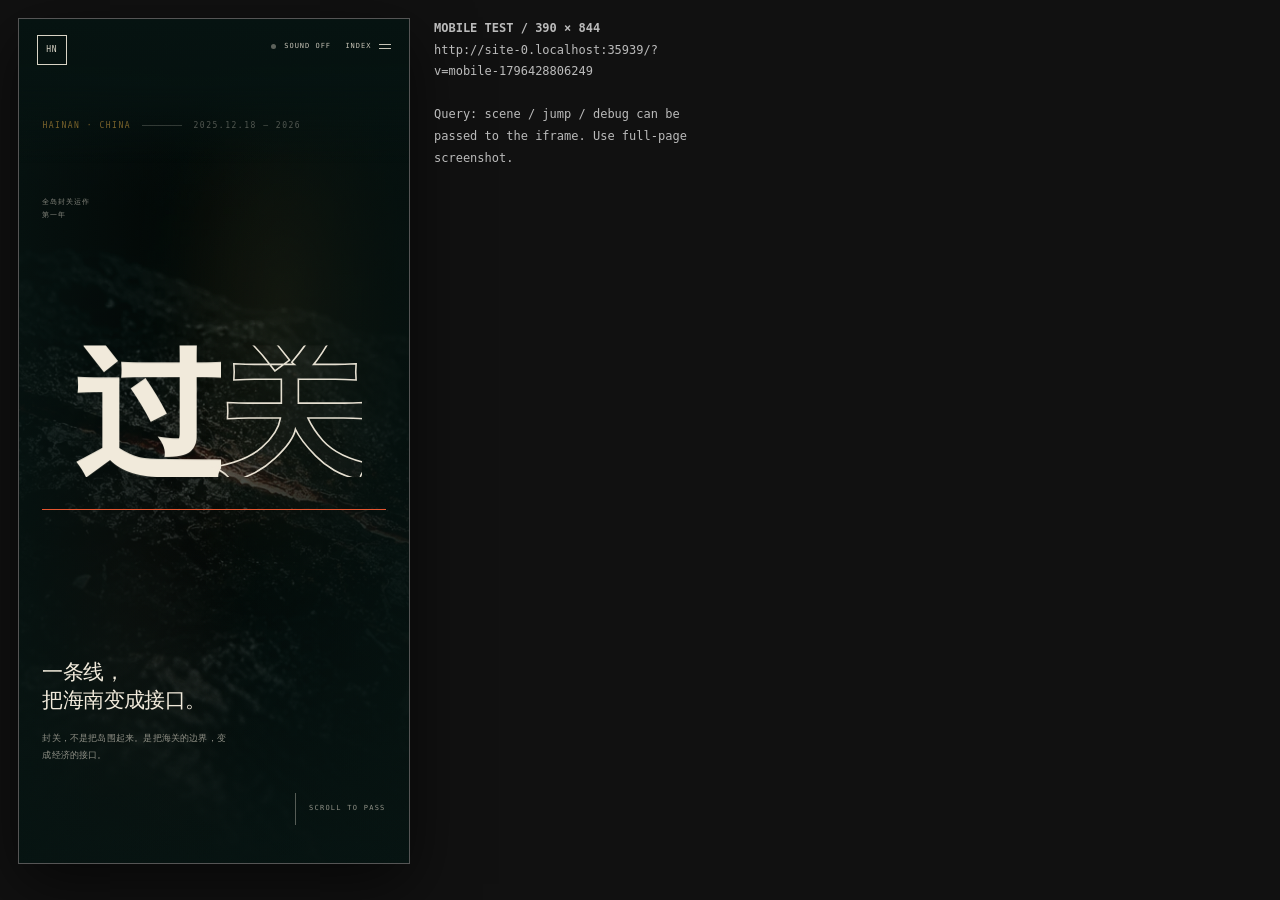
<file: tools/mobile-test.html>
<!doctype html>
<html><head><meta charset="utf-8"><style>
html,body{margin:0;background:#111;color:#eee;font:12px Consolas,monospace}
.stage{display:flex;gap:24px;padding:18px}
.frame{width:390px;height:844px;border:1px solid #555;box-shadow:0 20px 60px rgba(0,0,0,.6);background:#000}
iframe{width:390px;height:844px;border:0;display:block}
.meta{max-width:260px;line-height:1.8;color:#bbb}
</style></head><body>
<div class="stage">
  <div class="frame"><iframe id="f"></iframe></div>
  <div class="meta">
    <strong>MOBILE TEST / 390 × 844</strong><br>
    <span id="label"></span><br><br>
    Query: scene / jump / debug can be passed to the iframe. Use full-page screenshot.
  </div>
</div>
<script>
  const q = new URLSearchParams(location.search);
  const src = new URL('/', location.origin);
  for (const k of ['scene','jump','debug']) if (q.has(k)) src.searchParams.set(k, q.get(k));
  src.searchParams.set('v', 'mobile-' + Date.now());
  document.getElementById('f').src = src.toString();
  document.getElementById('label').textContent = src.toString();
</script>
</body></html>
</file>
<file: styles.css>
/* =========================================================
   PASSAGE — Hainan Free Trade Port 2026
   Art direction: deep brine, salt paper, coral thread, turmeric.
   No external fonts. No UI libraries.
   ========================================================= */

:root {
  --ink: #061311;
  --ink-2: #081a16;
  --ink-3: #0d241e;
  --salt: #f1eadb;
  --salt-2: #e4dac7;
  --paper: #f1eadb;
  --coral: #e4552f;
  --coral-2: #f17a58;
  --turmeric: #d6a23f;
  --jade: #8fb6a4;
  --muted: rgba(241, 234, 219, 0.58);
  --muted-2: rgba(241, 234, 219, 0.38);
  --line: rgba(241, 234, 219, 0.17);
  --line-strong: rgba(241, 234, 219, 0.34);
  --ink-muted: rgba(6, 19, 17, 0.62);
  --ink-line: rgba(6, 19, 17, 0.18);

  --serif: "Noto Serif SC", "Source Han Serif SC", "Songti SC", "STSong", "SimSun", serif;
  --sans: "Noto Sans SC", "Source Han Sans SC", "PingFang SC", "Microsoft YaHei", sans-serif;
  --mono: "IBM Plex Mono", "SFMono-Regular", "Cascadia Mono", "Consolas", monospace;
  --latin: "Cormorant Garamond", "Bodoni Moda", "Georgia", serif;

  --ease-out: cubic-bezier(0.16, 1, 0.3, 1);
  --ease-in-out: cubic-bezier(0.65, 0, 0.35, 1);
  --ease-tide: cubic-bezier(0.37, 0, 0.63, 1);

  --pad: clamp(1.25rem, 5vw, 5.5rem);
  --hud-h: 4.5rem;
}

* { box-sizing: border-box; }

html {
  background: var(--ink);
  scroll-behavior: smooth;
  scroll-padding-top: var(--hud-h);
  -webkit-text-size-adjust: 100%;
}

body {
  margin: 0;
  background: var(--ink);
  color: var(--salt);
  font-family: var(--sans);
  font-size: 14px;
  line-height: 1.7;
  font-weight: 400;
  overflow-x: hidden;
  transition: background-color 0.7s var(--ease-in-out), color 0.7s var(--ease-in-out);
  -webkit-font-smoothing: antialiased;
  text-rendering: optimizeLegibility;
}

body.is-loading { overflow: hidden; }
body.is-locked { overflow: hidden; }

::selection { background: var(--coral); color: var(--ink); }

a { color: inherit; text-decoration: none; }
button { font: inherit; color: inherit; }
img, canvas { display: block; max-width: 100%; }
button, a { -webkit-tap-highlight-color: transparent; }

:focus-visible {
  outline: 1px solid var(--coral);
  outline-offset: 4px;
}

/* ---------- grain + texture ---------- */

.grain {
  position: fixed;
  inset: 0;
  z-index: 9000;
  pointer-events: none;
  opacity: 0.045;
  background-image: url("data:image/svg+xml,%3Csvg xmlns='http://www.w3.org/2000/svg' width='180' height='180'%3E%3Cfilter id='n'%3E%3CfeTurbulence type='fractalNoise' baseFrequency='.86' numOctaves='3' stitchTiles='stitch'/%3E%3C/filter%3E%3Crect width='100%25' height='100%25' filter='url(%23n)' opacity='.7'/%3E%3C/svg%3E");
  background-size: 180px 180px;
  mix-blend-mode: soft-light;
}

/* ---------- type utilities ---------- */

.kicker {
  display: inline-block;
  font-family: var(--mono);
  font-size: 9px;
  line-height: 1.4;
  letter-spacing: 0.19em;
  text-transform: uppercase;
  color: var(--turmeric);
  font-weight: 400;
}

.kicker--muted { color: var(--muted); }

.micro {
  display: inline-block;
  font-family: var(--mono);
  font-size: 8.5px;
  line-height: 1.6;
  letter-spacing: 0.15em;
  text-transform: uppercase;
  color: var(--muted);
}

.display {
  margin: 0;
  font-family: var(--serif);
  font-weight: 600;
  font-size: clamp(2.9rem, 6.1vw, 6.8rem);
  line-height: 1.02;
  letter-spacing: -0.045em;
  color: var(--salt);
}

.lede {
  max-width: 35em;
  margin: 1.8rem 0 0;
  font-size: clamp(0.82rem, 1.1vw, 0.98rem);
  line-height: 1.95;
  color: var(--muted);
  font-weight: 300;
  letter-spacing: 0.02em;
}

.lede-sub {
  display: block;
  margin-top: 0.35em;
  color: var(--salt);
  opacity: 0.78;
}

.source-note {
  margin: 1.2rem 0 0;
  font-family: var(--mono);
  font-size: 8px;
  line-height: 1.7;
  letter-spacing: 0.08em;
  color: var(--muted-2);
}

.coral { color: var(--coral); }

.scene {
  position: relative;
  overflow: hidden;
}

.scene__inner {
  position: relative;
  width: 100%;
  max-width: 1560px;
  margin: 0 auto;
  padding-left: var(--pad);
  padding-right: var(--pad);
}

/* ---------- loader ---------- */

.loader {
  position: fixed;
  inset: 0;
  z-index: 9500;
  background: var(--ink);
  display: grid;
  grid-template-rows: auto 1fr auto;
  padding: clamp(1.2rem, 3.4vw, 2.6rem);
  transition: opacity 0.9s var(--ease-in-out), visibility 0.9s;
}

.loader.is-done {
  opacity: 0;
  visibility: hidden;
}

.loader__top,
.loader__bottom {
  display: flex;
  justify-content: space-between;
  align-items: center;
  font-family: var(--mono);
  font-size: 8px;
  letter-spacing: 0.16em;
  color: var(--muted);
}

.loader__bottom { color: var(--muted-2); }

.loader__center {
  align-self: center;
  justify-self: center;
  width: min(22rem, 74vw);
  text-align: center;
}

.loader__eyebrow {
  margin: 0 0 1.3rem;
  font-family: var(--mono);
  font-size: 7.5px;
  letter-spacing: 0.22em;
  color: var(--turmeric);
}

.loader__word {
  margin: 0;
  font-family: var(--serif);
  font-size: clamp(2rem, 4.4vw, 3.4rem);
  font-weight: 500;
  letter-spacing: 0.12em;
  color: var(--salt);
}

.loader__track {
  position: relative;
  height: 1px;
  margin-top: 2rem;
  background: var(--line);
  overflow: hidden;
}

.loader__track span {
  display: block;
  width: 0;
  height: 100%;
  background: var(--coral);
  transition: width 0.25s linear;
}

/* ---------- HUD ---------- */

.hud {
  position: fixed;
  top: 0;
  left: 0;
  right: 0;
  z-index: 1200;
  display: flex;
  justify-content: space-between;
  align-items: flex-start;
  padding: 1.25rem clamp(1.1rem, 2.4vw, 2.6rem);
  color: var(--salt);
  transition: color 0.6s var(--ease-in-out);
  pointer-events: none;
}

.hud::before {
  content: "";
  position: fixed;
  top: 0;
  left: 0;
  right: 0;
  height: 9rem;
  z-index: -1;
  pointer-events: none;
  background: linear-gradient(180deg, rgba(6, 19, 17, 1) 0%, rgba(6, 19, 17, 0.92) 46%, transparent 100%);
  transition: background 0.3s var(--ease-in-out);
}

body[data-theme="light"] .hud::before {
  background: linear-gradient(180deg, rgba(241, 234, 219, 1) 0%, rgba(241, 234, 219, 0.94) 48%, transparent 100%);
}

.hud > * { pointer-events: auto; }

body[data-theme="light"] .hud { color: var(--ink); }

.brand {
  display: flex;
  align-items: center;
  gap: 0.7rem;
  color: inherit;
}

.brand__mark {
  width: 2.2rem;
  height: 2.2rem;
  border: 1px solid currentColor;
  display: grid;
  place-items: center;
  font-family: var(--mono);
  font-size: 8px;
  letter-spacing: 0.08em;
  opacity: 0.9;
}

.brand__text {
  font-size: 9px;
  line-height: 1.5;
  letter-spacing: 0.12em;
  font-weight: 400;
}

.brand__text em {
  display: block;
  font-style: normal;
  font-family: var(--mono);
  font-size: 6.5px;
  letter-spacing: 0.13em;
  opacity: 0.54;
}

.hud__right {
  display: flex;
  align-items: center;
  gap: 1.3rem;
}

.micro-btn {
  border: 0;
  padding: 0.35rem 0;
  background: transparent;
  color: inherit;
  display: flex;
  align-items: center;
  gap: 0.5rem;
  font-family: var(--mono);
  font-size: 8px;
  letter-spacing: 0.14em;
  cursor: pointer;
  opacity: 0.82;
  transition: opacity 0.3s;
}

.micro-btn:hover { opacity: 1; }

.micro-btn__dot {
  width: 5px;
  height: 5px;
  border-radius: 50%;
  background: currentColor;
  opacity: 0.45;
}

body.sound-on .micro-btn__dot {
  background: var(--coral);
  opacity: 1;
  box-shadow: 0 0 0 3px rgba(228, 85, 47, 0.16);
  animation: pulse 2.4s ease-in-out infinite;
}

@keyframes pulse {
  0%, 100% { transform: scale(1); }
  50% { transform: scale(0.72); }
}

.micro-btn__lines {
  display: flex;
  flex-direction: column;
  gap: 3px;
  width: 12px;
}

.micro-btn__lines i {
  display: block;
  height: 1px;
  width: 100%;
  background: currentColor;
  transition: transform 0.4s var(--ease-out);
}

.micro-btn--index[aria-expanded="true"] .micro-btn__lines i:first-child { transform: translateY(2px) rotate(45deg); }
.micro-btn--index[aria-expanded="true"] .micro-btn__lines i:last-child { transform: translateY(-2px) rotate(-45deg); }

/* ---------- rail ---------- */

.rail {
  position: fixed;
  right: 0.75rem;
  top: 50%;
  z-index: 1100;
  transform: translateY(-50%);
  display: flex;
  align-items: center;
  gap: 0.9rem;
  color: var(--salt);
  transition: color 0.6s var(--ease-in-out);
  pointer-events: none;
}

body[data-theme="light"] .rail { color: var(--ink); }

.rail__line {
  width: 1px;
  height: 23vh;
  background: currentColor;
  opacity: 0.18;
  position: relative;
  overflow: hidden;
}

.rail__line span {
  position: absolute;
  left: 0;
  top: 0;
  width: 100%;
  height: 0;
  background: var(--coral);
  opacity: 1;
}

.rail__list {
  list-style: none;
  margin: 0;
  padding: 0;
  display: flex;
  flex-direction: column;
  gap: 1.05rem;
}

.rail__list a {
  pointer-events: auto;
  display: flex;
  align-items: baseline;
  gap: 0.34rem;
  font-family: var(--mono);
  font-size: 7.5px;
  letter-spacing: 0.08em;
  opacity: 0.52;
  transition: opacity 0.3s, color 0.3s;
}

.rail__list a em {
  font-family: var(--serif);
  font-style: normal;
  font-size: 9px;
  letter-spacing: 0.06em;
}

.rail__list a:hover,
.rail__list a.is-active { opacity: 1; }
.rail__list a.is-active { color: var(--coral); }

/* ---------- corners ---------- */

.corner {
  position: fixed;
  bottom: 1.2rem;
  z-index: 1000;
  display: flex;
  gap: 1.2rem;
  font-family: var(--mono);
  font-size: 7px;
  letter-spacing: 0.14em;
  color: var(--salt);
  opacity: 0.42;
  pointer-events: none;
  transition: color 0.6s var(--ease-in-out);
}

body[data-theme="light"] .corner { color: var(--ink); opacity: 0; }
body.at-foot .rail,
body.at-foot .corner { opacity: 0; pointer-events: none; }
.corner--left { left: clamp(1.1rem, 2.4vw, 2.6rem); }
.corner--right { right: clamp(1.1rem, 2.4vw, 2.6rem); }

/* =========================================================
   00 · OVERTURE
   ========================================================= */

.scene--hero {
  min-height: 100svh;
  height: 100svh;
  background: var(--ink);
  isolation: isolate;
}

.hero__bg {
  position: absolute;
  inset: -4%;
  z-index: -3;
  background:
    radial-gradient(ellipse at 66% 36%, rgba(214, 162, 63, 0.16), transparent 36%),
    radial-gradient(ellipse at 28% 76%, rgba(228, 85, 47, 0.13), transparent 34%),
    linear-gradient(145deg, rgba(6, 19, 17, 0.15), rgba(6, 19, 17, 0.9)),
    url("assets/img/plate-basalt.webp") center / cover no-repeat,
    #061311;
  filter: saturate(0.72) contrast(1.08) brightness(0.8);
  transform: scale(1.06);
  animation: heroDrift 14s var(--ease-in-out) infinite alternate;
}

@keyframes heroDrift {
  from { transform: scale(1.06) translate3d(0, 0, 0); }
  to { transform: scale(1.12) translate3d(-1.4%, -1.2%, 0); }
}

.hero__veil {
  position: absolute;
  inset: 0;
  z-index: -2;
  background:
    linear-gradient(90deg, rgba(6, 19, 17, 0.82) 0%, rgba(6, 19, 17, 0.16) 48%, rgba(6, 19, 17, 0.72) 100%),
    linear-gradient(180deg, rgba(6, 19, 17, 0.78) 0%, transparent 22%, transparent 62%, rgba(6, 19, 17, 0.92) 100%);
}

.hero__grain {
  position: absolute;
  inset: 0;
  z-index: -1;
  opacity: 0.18;
  background-image: url("data:image/svg+xml,%3Csvg xmlns='http://www.w3.org/2000/svg' width='220' height='220'%3E%3Cfilter id='g'%3E%3CfeTurbulence type='fractalNoise' baseFrequency='.7' numOctaves='4'/%3E%3C/filter%3E%3Crect width='100%25' height='100%25' filter='url(%23g)' opacity='.42'/%3E%3C/svg%3E");
  mix-blend-mode: overlay;
}

.hero__meta {
  position: absolute;
  top: 17vh;
  left: var(--pad);
  right: var(--pad);
  display: flex;
  align-items: center;
  gap: 1rem;
}

.hero__meta-line {
  width: clamp(2.5rem, 7vw, 7rem);
  height: 1px;
  background: var(--line-strong);
}

.hero__title-wrap {
  position: absolute;
  inset: 0;
  display: grid;
  place-items: center;
  pointer-events: none;
}

.hero__title {
  position: relative;
  z-index: 2;
  display: flex;
  align-items: center;
  justify-content: center;
  gap: 0.015em;
  margin: 0;
  padding: 0;
  font-family: var(--serif);
  font-weight: 900;
  font-size: clamp(8rem, 31vw, 28rem);
  line-height: 0.72;
  letter-spacing: -0.085em;
  transform: translateY(1.8vh);
}

.hero__char {
  display: inline-block;
  will-change: transform, opacity, clip-path;
  clip-path: inset(0 0 110% 0);
}

.hero__char--fill { color: var(--salt); }
.hero__char--stroke {
  color: rgba(241, 234, 219, 0.035);
  -webkit-text-stroke: clamp(1.6px, 0.18vw, 3px) var(--salt);
  opacity: 0.96;
}

body.is-ready .hero__char {
  animation: charIn 1.6s var(--ease-out) forwards;
}
body.is-ready .hero__char--stroke { animation-delay: 0.12s; }

@keyframes charIn {
  from { clip-path: inset(0 0 110% 0); transform: translateY(0.16em); }
  to { clip-path: inset(-10% -5% -10% -5%); transform: translateY(0); }
}

.hero__latin {
  position: absolute;
  left: 4.7vw;
  top: 36%;
  margin: 0;
  writing-mode: vertical-rl;
  font-family: var(--latin);
  font-size: clamp(0.7rem, 1.05vw, 0.95rem);
  letter-spacing: 0.52em;
  color: var(--salt);
  opacity: 0.54;
}

.hero__vertical {
  position: absolute;
  left: 6vw;
  bottom: 25vh;
  margin: 0;
  writing-mode: vertical-rl;
  text-orientation: upright;
  font-family: var(--serif);
  font-size: clamp(0.68rem, 1.2vw, 0.86rem);
  line-height: 1.9;
  letter-spacing: 0.22em;
  color: var(--salt);
  opacity: 0.65;
}

.hero__foot {
  position: absolute;
  left: var(--pad);
  bottom: 12vh;
  display: flex;
  align-items: flex-end;
  gap: clamp(2rem, 7vw, 8rem);
  max-width: 80vw;
}

.hero__claim {
  margin: 0;
  font-family: var(--serif);
  font-size: clamp(1.55rem, 2.7vw, 2.5rem);
  line-height: 1.35;
  letter-spacing: -0.03em;
  color: var(--salt);
}

.hero__note {
  max-width: 25em;
  margin: 0 0 0.35rem;
  font-size: 11px;
  line-height: 1.9;
  color: var(--muted);
  font-weight: 300;
  letter-spacing: 0.02em;
}

.hero__rule {
  position: absolute;
  left: var(--pad);
  right: var(--pad);
  top: 57.5%;
  height: 1px;
  background: var(--line);
  z-index: 1;
  overflow: hidden;
}

.hero__rule span {
  display: block;
  width: 0;
  height: 1px;
  background: var(--coral);
  box-shadow: 0 0 14px rgba(228, 85, 47, 0.5);
}

body.is-ready .hero__rule span { animation: ruleDraw 2.3s 0.35s var(--ease-out) forwards; }

@keyframes ruleDraw {
  to { width: 100%; }
}

.scroll-cue {
  position: absolute;
  right: var(--pad);
  bottom: 3rem;
  display: flex;
  align-items: center;
  gap: 0.8rem;
  font-family: var(--mono);
  font-size: 7px;
  letter-spacing: 0.18em;
  color: var(--muted);
  cursor: pointer;
}

.scroll-cue__line {
  display: block;
  width: 1px;
  height: 2.6rem;
  background: var(--line-strong);
  position: relative;
  overflow: hidden;
}

.scroll-cue__line::after {
  content: "";
  position: absolute;
  left: 0;
  top: -100%;
  width: 100%;
  height: 100%;
  background: var(--coral);
  animation: cuefall 2.4s var(--ease-in-out) infinite;
}

@keyframes cuefall {
  0% { top: -100%; }
  55%, 100% { top: 100%; }
}

/* =========================================================
   01 · THE LINE
   ========================================================= */

.scene--line {
  height: 400vh;
  background: var(--ink);
  overflow: clip;
}

.line-pin {
  position: sticky;
  top: 0;
  height: 100svh;
  overflow: hidden;
  background:
    radial-gradient(ellipse at 50% 48%, rgba(214, 162, 63, 0.055), transparent 48%),
    var(--ink);
}

.thread-canvas {
  position: absolute;
  inset: 0;
  width: 100%;
  height: 100%;
  z-index: 1;
}

.line-frame {
  position: absolute;
  inset: 0;
  z-index: 2;
  padding: 0 var(--pad);
  pointer-events: none;
}

.line-copy {
  position: absolute;
  left: var(--pad);
  top: 19vh;
  max-width: min(35rem, 44vw);
  transition: opacity 0.6s var(--ease-in-out), transform 0.8s var(--ease-out);
}

.line-copy.is-dim {
  opacity: 0;
  transform: translateY(-2.2vh);
}

.line-stage {
  position: absolute;
  left: var(--pad);
  top: 7.5vh;
  display: flex;
  align-items: center;
  gap: 1rem;
  font-family: var(--mono);
  font-size: 7px;
  letter-spacing: 0.12em;
  color: var(--muted);
  opacity: 0;
  transition: opacity 0.6s var(--ease-in-out);
}

.line-stage.is-on { opacity: 1; }

.line-stage span + span {
  padding-left: 1rem;
  border-left: 1px solid var(--line);
  color: var(--muted-2);
}

.line-date {
  position: absolute;
  right: 9vw;
  top: 17vh;
  display: flex;
  flex-direction: column;
  align-items: flex-end;
  gap: 0;
  text-align: right;
  pointer-events: none;
  transition: opacity 0.7s var(--ease-in-out), transform 0.9s var(--ease-out);
}

.line-date.is-dim { opacity: 0; transform: translateY(-1.4vh); }

.line-date__year {
  font-family: var(--latin);
  font-size: clamp(2.5rem, 5.5vw, 5.4rem);
  line-height: 0.8;
  letter-spacing: -0.05em;
  color: transparent;
  -webkit-text-stroke: 1px rgba(241, 234, 219, 0.24);
}

.line-date__day {
  font-family: var(--serif);
  font-size: clamp(1.2rem, 2.2vw, 2rem);
  line-height: 1.1;
  letter-spacing: -0.02em;
  color: var(--coral);
}

.line-date__cap {
  margin-top: 1.2rem;
  font-family: var(--mono);
  font-size: 7px;
  letter-spacing: 0.16em;
  color: var(--muted-2);
}

.display--line { font-size: clamp(2.8rem, 5.6vw, 6.2rem); }

.line-copy .lede { max-width: 31em; }
.line-copy .micro { margin-top: 2.2rem; color: var(--turmeric); }

.policy-stack {
  position: absolute;
  right: calc(var(--pad) + 2.5rem);
  top: 16vh;
  width: min(31rem, 34vw);
  opacity: 0;
  visibility: hidden;
  transform: translateY(2.5vh);
  transition: opacity 0.8s var(--ease-in-out), transform 1s var(--ease-out), visibility 0.8s;
}

.policy-stack.is-on {
  opacity: 1;
  visibility: visible;
  transform: none;
}

.policy {
  display: grid;
  grid-template-columns: 1.2rem minmax(0, 1fr) auto;
  align-items: start;
  gap: 1rem;
  padding: 1.2rem 0;
  border-top: 1px solid var(--line);
  opacity: 0;
  transform: translateY(12px);
  transition: opacity 0.7s var(--ease-out), transform 0.9s var(--ease-out), background 0.4s;
}

.policy:last-child { border-bottom: 1px solid var(--line); }

.policy-stack.is-on .policy { opacity: 1; transform: none; }
.policy:nth-child(2) { transition-delay: 0.08s; }
.policy:nth-child(3) { transition-delay: 0.16s; }

.policy__num {
  font-family: var(--mono);
  font-size: 8px;
  color: var(--turmeric);
  letter-spacing: 0.08em;
  padding-top: 0.35rem;
}

.policy h3 {
  margin: 0;
  font-family: var(--serif);
  font-size: clamp(1.3rem, 1.9vw, 1.7rem);
  font-weight: 600;
  letter-spacing: -0.02em;
}

.policy p {
  max-width: 26em;
  margin: 0.28rem 0 0;
  font-size: 11.5px;
  line-height: 1.8;
  color: var(--muted);
  font-weight: 300;
}

.policy strong {
  font-family: var(--serif);
  font-size: clamp(2rem, 3vw, 2.8rem);
  line-height: 0.9;
  color: var(--salt);
  font-weight: 500;
  text-align: right;
  letter-spacing: -0.04em;
}

.policy strong small {
  display: block;
  margin-top: 0.55rem;
  font-family: var(--mono);
  font-size: 7px;
  line-height: 1.5;
  letter-spacing: 0.06em;
  color: var(--muted-2);
  font-weight: 400;
}

.line-gate {
  position: absolute;
  left: 50%;
  top: 47%;
  transform: translate(-50%, -50%);
  text-align: center;
  opacity: 0;
  visibility: hidden;
  transition: opacity 0.8s var(--ease-in-out), visibility 0.8s;
  pointer-events: none;
}

.line-gate.is-on { opacity: 1; visibility: visible; }

.line-gate__eyebrow {
  margin: 0 0 1rem;
  font-family: var(--mono);
  font-size: 8px;
  letter-spacing: 0.2em;
  color: var(--turmeric);
}

.line-gate__title {
  margin: 0;
  font-family: var(--serif);
  font-size: clamp(2.4rem, 5vw, 5rem);
  font-weight: 600;
  letter-spacing: -0.05em;
  color: var(--salt);
  white-space: nowrap;
}

.line-gate__hint {
  margin: 1.3rem 0 0;
  font-family: var(--mono);
  font-size: 7.5px;
  letter-spacing: 0.15em;
  color: var(--muted-2);
}

.line-stats {
  position: absolute;
  left: var(--pad);
  bottom: 7.5vh;
  display: flex;
  gap: clamp(1.4rem, 4vw, 4rem);
  opacity: 0;
  transform: translateY(12px);
  transition: opacity 0.8s, transform 0.9s var(--ease-out);
}

.line-stats.is-on { opacity: 1; transform: none; }

.line-stats div {
  display: flex;
  flex-direction: column;
  gap: 0.25rem;
  padding-right: clamp(1.4rem, 4vw, 4rem);
  border-right: 1px solid var(--line);
}

.line-stats div:last-child { border-right: 0; padding-right: 0; }

.line-stats strong {
  font-family: var(--serif);
  font-size: clamp(1.5rem, 2.4vw, 2.2rem);
  font-weight: 500;
  line-height: 1;
  letter-spacing: -0.03em;
}

.line-stats sup { font-size: 50%; vertical-align: super; color: var(--coral); }
.line-stats span {
  font-family: var(--mono);
  font-size: 7px;
  letter-spacing: 0.1em;
  color: var(--muted-2);
}

.line-drag {
  position: absolute;
  right: var(--pad);
  bottom: 7.5vh;
  z-index: 3;
  width: min(12rem, 28vw);
  height: 2rem;
  border-top: 1px solid var(--line-strong);
  opacity: 0;
  visibility: hidden;
  transition: opacity 0.7s, visibility 0.7s;
}

.line-drag.is-on { opacity: 1; visibility: visible; }

.line-drag__knob {
  position: absolute;
  top: -0.35rem;
  left: 0;
  width: 0.7rem;
  height: 0.7rem;
  border-radius: 50%;
  background: var(--coral);
  box-shadow: 0 0 0 5px rgba(228, 85, 47, 0.1), 0 0 22px rgba(228, 85, 47, 0.5);
}

.line-drag__label {
  position: absolute;
  left: 1.2rem;
  top: 0.35rem;
  font-family: var(--mono);
  font-size: 7px;
  letter-spacing: 0.14em;
  color: var(--muted);
}

/* =========================================================
   02 · THE TIDE
   ========================================================= */

.scene--tide {
  padding: 16vh 0 0;
  min-height: 162vh;
  background:
    radial-gradient(ellipse at 74% 28%, rgba(143, 182, 164, 0.07), transparent 42%),
    linear-gradient(180deg, var(--ink) 0%, #071612 68%, #05110e 100%);
}

.scene--tide::before {
  content: "";
  position: absolute;
  inset: 0;
  z-index: 0;
  background:
    linear-gradient(90deg, rgba(6, 19, 17, 0.94) 0%, rgba(6, 19, 17, 0.62) 52%, rgba(6, 19, 17, 0.96) 100%),
    linear-gradient(180deg, rgba(6, 19, 17, 0.8), transparent 30%, rgba(6, 19, 17, 0.7)),
    url("assets/img/plate-port.webp") center / cover no-repeat;
  opacity: 0.34;
  filter: saturate(0.62) contrast(1.12);
  mask-image: linear-gradient(180deg, transparent 0%, #000 32%, #000 74%, transparent 100%);
  -webkit-mask-image: linear-gradient(180deg, transparent 0%, #000 32%, #000 74%, transparent 100%);
  pointer-events: none;
}

.tide-grid { position: relative; z-index: 1; }

.tide-grid {
  display: grid;
  grid-template-columns: 1.08fr 0.92fr;
  gap: clamp(3rem, 9vw, 11rem);
  align-items: start;
  padding-top: 8vh;
}

.tide-copy { position: relative; z-index: 2; }

.scene--tide .display {
  font-size: clamp(2.8rem, 5.35vw, 5.9rem);
}

.tide-big {
  display: flex;
  align-items: flex-end;
  gap: 1.4rem;
  margin-top: 12vh;
  padding-top: 1.4rem;
  border-top: 1px solid var(--line-strong);
}

.tide-big__num {
  display: block;
  font-family: var(--serif);
  font-size: clamp(3.4rem, 7.2vw, 8.4rem);
  font-weight: 500;
  line-height: 0.8;
  letter-spacing: -0.07em;
  color: var(--salt);
  font-variant-numeric: tabular-nums lining-nums;
}

.tide-big__unit {
  padding-bottom: 0.5rem;
  font-family: var(--serif);
  font-size: clamp(0.9rem, 1.2vw, 1.2rem);
  color: var(--salt);
}

.tide-big__unit em {
  display: block;
  margin-top: 0.4rem;
  font-family: var(--mono);
  font-size: 7px;
  font-style: normal;
  letter-spacing: 0.1em;
  color: var(--muted-2);
}

.tide-staff-wrap { position: relative; }

.tide-staff {
  position: relative;
  border: 1px solid var(--line);
  padding: 1rem 1.1rem 1.2rem;
  background:
    linear-gradient(180deg, rgba(13, 36, 30, 0.48), rgba(6, 19, 17, 0.24)),
    repeating-linear-gradient(90deg, transparent 0 31px, rgba(241, 234, 219, 0.035) 31px 32px);
}

.tide-staff__head {
  display: flex;
  justify-content: space-between;
  gap: 1rem;
  padding-bottom: 0.8rem;
  border-bottom: 1px solid var(--line);
  font-family: var(--mono);
  font-size: 7px;
  letter-spacing: 0.12em;
  color: var(--muted);
}

.tide-staff__body {
  display: grid;
  grid-template-columns: 2.3rem 1fr;
  gap: 0.6rem;
  height: 44vh;
  min-height: 20rem;
  padding: 1.1rem 0 0.4rem;
}

.tide-staff__scale {
  display: flex;
  flex-direction: column;
  justify-content: space-between;
  align-items: flex-end;
  font-family: var(--mono);
  font-size: 7px;
  color: var(--muted-2);
  padding: 0.1rem 0;
}

.tide-staff__zone {
  position: relative;
  border-left: 1px solid var(--line-strong);
  background:
    repeating-linear-gradient(180deg, transparent 0 calc(10% - 1px), rgba(241, 234, 219, 0.07) calc(10% - 1px) 10%);
  overflow: hidden;
}

.tide-staff__water {
  position: absolute;
  left: 0;
  bottom: 0;
  width: 100%;
  height: 0;
  background:
    linear-gradient(180deg, rgba(228, 85, 47, 0.34), rgba(228, 85, 47, 0.02) 78%),
    repeating-linear-gradient(180deg, transparent 0 14px, rgba(228, 85, 47, 0.12) 14px 15px);
  border-top: 1px solid var(--coral);
  transition: height 1.1s var(--ease-tide);
}

.tide-staff__water::after {
  content: "";
  position: absolute;
  left: 0;
  right: 0;
  top: 0;
  height: 1px;
  background: var(--coral);
  box-shadow: 0 0 18px rgba(228, 85, 47, 0.7);
}

.tide-staff__mark {
  position: absolute;
  left: 0;
  bottom: var(--mark);
  width: 100%;
  display: flex;
  align-items: center;
  gap: 0.5rem;
  transform: translateY(50%);
  font-family: var(--mono);
  font-size: 7px;
  color: var(--muted);
}

.tide-staff__mark i {
  display: block;
  width: 1.1rem;
  height: 1px;
  background: var(--salt);
  opacity: 0.6;
}

.tide-staff__mark b {
  font-family: var(--serif);
  font-size: 0.95rem;
  font-weight: 500;
  color: var(--salt);
  letter-spacing: -0.02em;
}

.tide-staff__mark small {
  font-family: var(--mono);
  font-size: 6.5px;
  letter-spacing: 0.06em;
  color: var(--muted-2);
}

.tide-staff__foot {
  display: flex;
  justify-content: space-between;
  padding-top: 0.7rem;
  margin-top: 0.3rem;
  border-top: 1px solid var(--line);
  font-family: var(--mono);
  font-size: 7px;
  letter-spacing: 0.08em;
  color: var(--coral);
}

.tide-list { margin-top: 3.2rem; }

.tide-row {
  display: grid;
  grid-template-columns: minmax(0, 1fr) auto auto;
  align-items: baseline;
  gap: 1rem;
  padding: 1rem 0;
  border-top: 1px solid var(--line);
}

.tide-row:last-child { border-bottom: 1px solid var(--line); }

.tide-row__label {
  font-family: var(--mono);
  font-size: 7px;
  letter-spacing: 0.1em;
  color: var(--muted);
  text-transform: uppercase;
}

.tide-row strong {
  font-family: var(--serif);
  font-size: clamp(1.35rem, 2vw, 1.8rem);
  font-weight: 500;
  letter-spacing: -0.04em;
  white-space: nowrap;
}

.tide-row strong small {
  margin-left: 0.18rem;
  font-family: var(--sans);
  font-size: 8px;
  font-weight: 300;
  letter-spacing: 0;
  color: var(--muted);
}

.tide-row__delta {
  font-family: var(--mono);
  font-size: 7px;
  letter-spacing: 0.06em;
  color: var(--coral);
  white-space: nowrap;
}

.tide-quote {
  margin: 4rem 0 0;
  font-family: var(--serif);
  font-size: clamp(1.15rem, 1.7vw, 1.5rem);
  letter-spacing: 0.02em;
  color: var(--salt);
  opacity: 0.82;
}

.tide-quote span {
  display: block;
  margin-top: 0.5rem;
  font-family: var(--mono);
  font-size: 7px;
  letter-spacing: 0.08em;
  color: var(--muted-2);
  opacity: 1;
}

.gate__source {
  display: block;
  margin-top: 0.8rem;
  color: var(--muted-2);
}

.tide-wave {
  position: absolute;
  left: 0;
  right: 0;
  bottom: 0;
  height: 34vh;
  pointer-events: none;
  opacity: 0.7;
  mask-image: linear-gradient(180deg, transparent 0%, #000 38%, #000 100%);
  -webkit-mask-image: linear-gradient(180deg, transparent 0%, #000 38%, #000 100%);
}

.tide-wave canvas { width: 100%; height: 100%; }

/* =========================================================
   03 · THE ISLAND
   ========================================================= */

.scene--island {
  padding: 16vh 0 8vh;
  background: #140b08;
}

.scene--island .display,
.scene--island .lede,
.scene--island .industry { color: var(--salt); }

.scene--island .lede { color: rgba(241, 234, 219, 0.62); }

.island__bg {
  position: absolute;
  inset: 0;
  background:
    linear-gradient(90deg, rgba(20, 11, 8, 0.92) 0%, rgba(20, 11, 8, 0.66) 48%, rgba(20, 11, 8, 0.94) 100%),
    linear-gradient(180deg, rgba(20, 11, 8, 0.58) 0%, rgba(20, 11, 8, 0.9) 100%),
    url("assets/img/plate-brocade.webp") center / cover no-repeat,
    #140b08;
  opacity: 0.8;
  filter: saturate(0.92) contrast(1.12) brightness(0.98);
}

.island-grid {
  display: grid;
  grid-template-columns: 0.88fr 1.12fr;
  gap: clamp(3rem, 8vw, 10rem);
  align-items: start;
}

.island-head { position: relative; }

.island-big {
  margin-top: 9vh;
  font-family: var(--serif);
  font-size: clamp(12rem, 24vw, 27rem);
  font-weight: 500;
  line-height: 0.68;
  letter-spacing: -0.1em;
  color: transparent;
  -webkit-text-stroke: 1px rgba(241, 234, 219, 0.17);
  user-select: none;
}

.industry-list { border-top: 1px solid var(--line-strong); }

.industry { border-bottom: 1px solid var(--line); }

.industry > button {
  display: grid;
  grid-template-columns: 2.2rem minmax(0, 1fr) auto;
  grid-template-rows: auto auto;
  column-gap: 1rem;
  row-gap: 0.6rem;
  width: 100%;
  padding: 1.6rem 0.9rem 1.6rem 0;
  border: 0;
  background: transparent;
  text-align: left;
  cursor: pointer;
  color: var(--salt);
  transition: background 0.45s var(--ease-out), color 0.35s, padding 0.5s var(--ease-out);
  position: relative;
}

.industry > button::before {
  content: "";
  position: absolute;
  inset: 0;
  background: linear-gradient(90deg, rgba(228, 85, 47, 0.26), rgba(228, 85, 47, 0.02));
  border-left: 2px solid var(--coral);
  transform: scaleY(0);
  transform-origin: bottom;
  transition: transform 0.5s var(--ease-out);
  z-index: 0;
}

.industry > button > * { position: relative; z-index: 1; }

.industry > button:hover::before,
.industry > button:focus-visible::before,
.industry.is-open > button::before { transform: scaleY(1); }

.industry > button:hover,
.industry > button:focus-visible,
.industry.is-open > button { color: var(--salt); padding-left: 1rem; padding-right: 1rem; }

.industry__num {
  font-family: var(--mono);
  font-size: 8px;
  letter-spacing: 0.08em;
  padding-top: 0.55rem;
  opacity: 0.7;
}

.industry__name {
  font-family: var(--serif);
  font-size: clamp(1.8rem, 3.3vw, 3rem);
  font-weight: 500;
  line-height: 1;
  letter-spacing: -0.04em;
}

.industry__name em {
  display: block;
  margin-top: 0.42rem;
  font-family: var(--mono);
  font-size: 6.5px;
  font-style: normal;
  letter-spacing: 0.14em;
  opacity: 0.52;
}

.industry__line {
  grid-column: 2 / 3;
  font-size: 11px;
  line-height: 1.8;
  color: var(--muted);
  font-weight: 300;
  transition: color 0.35s;
}

.industry > button:hover .industry__line,
.industry > button:focus-visible .industry__line,
.industry.is-open > button .industry__line { color: rgba(241, 234, 219, 0.76); }

.industry__plus {
  grid-column: 3;
  grid-row: 1 / 3;
  align-self: center;
  width: 1.1rem;
  height: 1.1rem;
  position: relative;
}

.industry__plus::before,
.industry__plus::after {
  content: "";
  position: absolute;
  left: 50%;
  top: 50%;
  width: 100%;
  height: 1px;
  background: currentColor;
  transform: translate(-50%, -50%);
  transition: transform 0.4s var(--ease-out);
}

.industry__plus::after { transform: translate(-50%, -50%) rotate(90deg); }
.industry.is-open .industry__plus::after { transform: translate(-50%, -50%) rotate(0deg); }

.industry__detail {
  max-height: 0;
  overflow: hidden;
  transition: max-height 0.7s var(--ease-out), padding 0.5s;
  padding: 0 1rem 0 3.2rem;
  background: rgba(228, 85, 47, 0.1);
  border-left: 1px solid rgba(228, 85, 47, 0.38);
  color: var(--salt);
}

.industry.is-open .industry__detail {
  max-height: 18rem;
  padding-top: 0.4rem;
  padding-bottom: 1.6rem;
}

.industry__detail p {
  max-width: 34em;
  margin: 0;
  font-size: 11px;
  line-height: 1.85;
  color: rgba(241, 234, 219, 0.74);
}

.industry__detail .micro {
  margin-top: 0.9rem;
  color: var(--muted-2);
  font-size: 7px;
}

.island-foot {
  display: flex;
  justify-content: space-between;
  align-items: flex-end;
  gap: 2rem;
  margin-top: 12vh;
  padding-top: 1.4rem;
  border-top: 1px solid var(--line-strong);
}

.island-foot > p {
  margin: 0;
  font-family: var(--serif);
  font-size: clamp(1.1rem, 1.6vw, 1.4rem);
  color: var(--salt);
}

.island-foot__data {
  display: flex;
  gap: clamp(1.4rem, 3.5vw, 3.5rem);
}

.island-foot__data span {
  display: flex;
  flex-direction: column;
  gap: 0.2rem;
  font-family: var(--mono);
  font-size: 7px;
  letter-spacing: 0.08em;
  color: var(--muted);
}

.island-foot__data strong {
  font-family: var(--serif);
  font-size: 1.7rem;
  font-weight: 500;
  color: var(--salt);
  line-height: 1;
}

/* =========================================================
   04 · THE PEOPLE
   ========================================================= */

.scene--people {
  background: var(--salt);
  color: var(--ink);
  padding: 14vh 0 7vh;
}

.scene--people .kicker { color: #a45a2d; }
.scene--people .display { color: var(--ink); }
.scene--people .lede { color: var(--ink-muted); }
.scene--people .micro { color: var(--ink-muted); }

.people-stamp {
  position: absolute;
  left: 4vw;
  bottom: 4vh;
  width: clamp(10rem, 21vw, 18rem);
  aspect-ratio: 1;
  border: 1px solid rgba(6, 19, 17, 0.12);
  border-radius: 50%;
  display: flex;
  flex-direction: column;
  align-items: center;
  justify-content: center;
  gap: 0.2rem;
  transform: rotate(-11deg);
  color: rgba(6, 19, 17, 0.13);
  pointer-events: none;
  z-index: 0;
}

.people-stamp::before {
  content: "";
  position: absolute;
  inset: 0.55rem;
  border: 1px dashed rgba(6, 19, 17, 0.11);
  border-radius: 50%;
}

.people-stamp span,
.people-stamp em {
  font-family: var(--mono);
  font-size: 6px;
  font-style: normal;
  letter-spacing: 0.16em;
}

.people-stamp strong {
  font-family: var(--serif);
  font-size: clamp(2.6rem, 5vw, 4.2rem);
  font-weight: 500;
  line-height: 0.9;
  letter-spacing: -0.05em;
}

.people-grid { position: relative; z-index: 1; }

.people-grid {
  display: grid;
  grid-template-columns: 1.04fr 0.96fr;
  gap: clamp(3rem, 8vw, 9rem);
  align-items: center;
}

.people-trio {
  display: grid;
  grid-template-columns: repeat(3, 1fr);
  margin-top: 7vh;
  border-top: 1px solid var(--ink-line);
  border-bottom: 1px solid var(--ink-line);
}

.people-trio__item {
  display: flex;
  flex-direction: column;
  gap: 0.3rem;
  padding: 1.1rem 1rem 1.3rem 0;
  border-right: 1px solid var(--ink-line);
  min-width: 0;
}

.people-trio__item + .people-trio__item { padding-left: 1rem; }
.people-trio__item:last-child { border-right: 0; }

.people-trio__label {
  font-family: var(--mono);
  font-size: 6px;
  line-height: 1.5;
  letter-spacing: 0.07em;
  color: var(--ink-muted);
  min-height: 2.2em;
}

.people-trio strong {
  font-family: var(--serif);
  font-size: clamp(2.4rem, 4.1vw, 4.2rem);
  font-weight: 500;
  line-height: 0.88;
  letter-spacing: -0.06em;
  color: var(--coral);
  white-space: nowrap;
}

.people-trio em {
  font-family: var(--serif);
  font-size: 0.95rem;
  font-style: normal;
  color: var(--ink);
  line-height: 1.2;
}

.people-trio small {
  font-family: var(--mono);
  font-size: 6.5px;
  line-height: 1.5;
  letter-spacing: 0.04em;
  color: var(--ink-muted);
}

.people-big {
  display: flex;
  align-items: flex-end;
  gap: 1.1rem;
  margin-top: 7vh;
  padding-top: 1rem;
  border-top: 1px solid var(--ink-line);
}

.people-big__num {
  font-family: var(--serif);
  font-size: clamp(7rem, 14vw, 15rem);
  font-weight: 500;
  line-height: 0.62;
  letter-spacing: -0.09em;
  color: var(--coral);
  font-variant-numeric: tabular-nums;
}

.people-big__unit {
  padding-bottom: 0.5rem;
  font-family: var(--serif);
  font-size: 1.2rem;
  color: var(--ink);
}

.people-big__unit em {
  display: block;
  margin-top: 0.35rem;
  font-family: var(--mono);
  font-size: 7px;
  font-style: normal;
  letter-spacing: 0.07em;
  color: var(--ink-muted);
}

.people-stats {
  display: grid;
  grid-template-columns: 1fr 1fr;
  gap: 0;
  margin-top: 6vh;
  border-top: 1px solid var(--ink-line);
}

.people-stats > div {
  padding: 1.1rem 1.2rem 1.1rem 0;
  border-right: 1px solid var(--ink-line);
  display: flex;
  flex-direction: column;
  gap: 0.2rem;
}

.people-stats > div + div { padding-left: 1.2rem; border-right: 0; }

.people-stats strong {
  font-family: var(--serif);
  font-size: clamp(1.6rem, 2.2vw, 2.2rem);
  font-weight: 500;
  line-height: 1;
  letter-spacing: -0.04em;
}

.people-stats strong small {
  font-family: var(--sans);
  font-size: 8px;
  font-weight: 300;
  margin-left: 0.2rem;
}

.people-stats span {
  font-family: var(--mono);
  font-size: 6.5px;
  line-height: 1.5;
  letter-spacing: 0.05em;
  color: var(--ink-muted);
}

.people-stats em {
  font-family: var(--mono);
  font-size: 7px;
  font-style: normal;
  color: #a45a2d;
}

.people-quote {
  margin: 4.5vh 0 0;
  font-family: var(--serif);
  font-size: clamp(1.2rem, 1.8vw, 1.6rem);
  letter-spacing: 0.02em;
  color: var(--ink);
}

.board {
  position: relative;
  background: var(--ink);
  color: var(--salt);
  padding: 1.2rem clamp(1rem, 2vw, 1.6rem) 1rem;
  border: 1px solid var(--ink);
  box-shadow: 14px 14px 0 rgba(6, 19, 17, 0.08);
}

.board::before {
  content: "";
  position: absolute;
  left: 0;
  top: 0;
  width: 100%;
  height: 2px;
  background: linear-gradient(90deg, var(--coral) 0 18%, var(--turmeric) 18% 24%, transparent 24%);
}

.board__head,
.board__foot {
  display: flex;
  justify-content: space-between;
  gap: 1rem;
  font-family: var(--mono);
  font-size: 7px;
  letter-spacing: 0.09em;
  color: var(--muted);
}

.board__head { padding-bottom: 1rem; border-bottom: 1px solid var(--line); }

.board__rows { perspective: 800px; }

.board__row {
  display: grid;
  grid-template-columns: minmax(0, 1fr) 2.2rem 7.5rem;
  align-items: center;
  gap: 0.8rem;
  padding: 1.05rem 0;
  border-bottom: 1px solid var(--line);
  transform-origin: top;
  transform: rotateX(-82deg);
  opacity: 0;
  transition: transform 0.8s var(--ease-out), opacity 0.5s;
}

.board__row:nth-child(1) { transition-delay: 0.05s; }
.board__row:nth-child(2) { transition-delay: 0.12s; }
.board__row:nth-child(3) { transition-delay: 0.19s; }
.board__row:nth-child(4) { transition-delay: 0.26s; }
.board__row:nth-child(5) { transition-delay: 0.33s; }
.board__row:nth-child(6) { transition-delay: 0.4s; }

.board.is-in .board__row { transform: rotateX(0); opacity: 1; }

.board__city {
  font-family: var(--serif);
  font-size: clamp(1.2rem, 1.8vw, 1.55rem);
  line-height: 1;
  letter-spacing: -0.02em;
}

.board__city em {
  display: block;
  margin-top: 0.35rem;
  font-family: var(--mono);
  font-size: 6.5px;
  font-style: normal;
  letter-spacing: 0.12em;
  color: var(--muted-2);
}

.board__code {
  font-family: var(--mono);
  font-size: 9px;
  color: var(--turmeric);
  letter-spacing: 0.12em;
}

.board__status {
  justify-self: end;
  display: inline-flex;
  align-items: center;
  gap: 0.4rem;
  color: var(--coral);
  font-family: var(--serif);
  font-size: 0.85rem;
  letter-spacing: 0.12em;
  line-height: 1.4;
  white-space: nowrap;
  transform: rotate(-3deg);
}

.board__status i {
  width: 4px;
  height: 4px;
  border-radius: 50%;
  background: var(--coral);
  box-shadow: 0 0 0 3px rgba(228, 85, 47, 0.14);
}

.board__foot { padding-top: 1rem; color: var(--muted-2); }

.people-foot {
  display: flex;
  justify-content: space-between;
  align-items: flex-end;
  gap: 2rem;
  margin-top: 12vh;
  padding-top: 1.2rem;
  border-top: 1px solid var(--ink-line);
}

.people-foot p {
  max-width: 42em;
  margin: 0;
  font-size: 11px;
  line-height: 1.8;
  color: var(--ink-muted);
}

.people-foot strong { color: var(--ink); font-weight: 500; }

/* =========================================================
   05 · THE GATE
   ========================================================= */

.scene--gate {
  height: 230vh;
  background: var(--ink);
  overflow: clip;
}

.gate-pin {
  position: sticky;
  top: 0;
  height: 100svh;
  overflow: hidden;
  display: grid;
  place-items: center;
  isolation: isolate;
}

.gate__bg {
  position: absolute;
  inset: -6%;
  z-index: -3;
  background:
    radial-gradient(ellipse at 50% 48%, rgba(214, 162, 63, 0.07), transparent 45%),
    linear-gradient(180deg, rgba(6, 19, 17, 0.7), rgba(6, 19, 17, 0.4) 42%, rgba(6, 19, 17, 0.88)),
    url("assets/img/plate-gate.webp") center / cover no-repeat,
    var(--ink);
  filter: saturate(0.78) contrast(1.08) brightness(1.28);
  transform: scale(1.08);
  will-change: transform;
}

.gate__veil {
  position: absolute;
  inset: 0;
  z-index: -2;
  background:
    radial-gradient(ellipse at 50% 50%, transparent 0%, rgba(6, 19, 17, 0.24) 38%, rgba(6, 19, 17, 0.88) 78%),
    linear-gradient(180deg, rgba(6, 19, 17, 0.82), transparent 28%, transparent 65%, rgba(6, 19, 17, 0.92));
}

.gate-canvas {
  position: absolute;
  inset: 0;
  z-index: -1;
  width: 100%;
  height: 100%;
  mix-blend-mode: screen;
}

.gate__kicker {
  position: absolute;
  left: var(--pad);
  top: 7.5vh;
  z-index: 3;
}

.gate__inner {
  position: relative;
  z-index: 2;
  width: min(68rem, 86vw);
  text-align: center;
}

.display--gate {
  margin-top: 1.4rem;
  font-size: clamp(2.6rem, 6.6vw, 7.4rem);
  line-height: 1.05;
  letter-spacing: -0.055em;
}

.gate-line {
  display: block;
  overflow: hidden;
  padding-bottom: 0.04em;
}

.gate-line > span {
  display: inline-block;
  transform: translateY(115%);
  opacity: 0;
  transition: transform 1.2s var(--ease-out), opacity 0.8s;
}

.gate-line--coral > span { color: var(--coral); }

.gate-pin.is-on .gate-line > span { transform: translateY(0); opacity: 1; }
.gate-pin.is-on .gate-line:nth-child(2) > span { transition-delay: 0.18s; }

.gate__body {
  max-width: 34em;
  margin: 2rem auto 0;
  font-size: clamp(0.8rem, 1.05vw, 0.95rem);
  line-height: 1.95;
  color: var(--muted);
  font-weight: 300;
  opacity: 0;
  transform: translateY(1.2rem);
  transition: opacity 1s 0.5s, transform 1.2s 0.5s var(--ease-out);
}

.gate-pin.is-on .gate__body { opacity: 1; transform: none; }

.gate__data {
  display: flex;
  justify-content: center;
  flex-wrap: wrap;
  gap: 0;
  margin: 3rem auto 0;
  padding-top: 1rem;
  border-top: 1px solid var(--line);
  max-width: 44rem;
  opacity: 0;
  transform: translateY(1rem);
  transition: opacity 1s 0.7s, transform 1.2s 0.7s var(--ease-out);
}

.gate-pin.is-on .gate__data { opacity: 1; transform: none; }

.gate__data span {
  padding: 0 1.2rem;
  border-right: 1px solid var(--line);
  font-family: var(--mono);
  font-size: 8px;
  letter-spacing: 0.06em;
  color: var(--muted);
  display: flex;
  align-items: baseline;
  gap: 0.35rem;
  white-space: nowrap;
}

.gate__data span:last-child { border-right: 0; }

.gate__data strong {
  font-family: var(--serif);
  font-size: 1.5rem;
  font-weight: 500;
  color: var(--salt);
  letter-spacing: -0.02em;
}

.gate__data sup { color: var(--coral); font-size: 55%; }

.gate__mark {
  position: absolute;
  right: -7vw;
  top: 10vh;
  z-index: 1;
  font-family: var(--serif);
  font-size: clamp(22rem, 46vw, 46rem);
  font-weight: 500;
  line-height: 0.8;
  color: transparent;
  -webkit-text-stroke: 1px rgba(241, 234, 219, 0.08);
  pointer-events: none;
  user-select: none;
}

.gate__quote {
  position: absolute;
  left: var(--pad);
  right: var(--pad);
  bottom: 5.5vh;
  z-index: 3;
  display: flex;
  justify-content: space-between;
  gap: 2rem;
  padding-top: 0.8rem;
  border-top: 1px solid var(--line);
  font-family: var(--mono);
  font-size: 7px;
  letter-spacing: 0.06em;
  line-height: 1.6;
  color: var(--muted-2);
}

/* =========================================================
   06 · THE OPEN SEA
   ========================================================= */

.scene--coda {
  background: var(--salt);
  color: var(--ink);
  padding: 14vh 0 3vh;
}

.scene--coda .kicker { color: #a45a2d; }
.scene--coda .display { color: var(--ink); }
.scene--coda .lede { color: var(--ink-muted); }
.scene--coda .micro { color: var(--ink-muted); }

.coda-grid {
  display: grid;
  grid-template-columns: 1.2fr 0.8fr;
  gap: clamp(3rem, 8vw, 10rem);
  align-items: start;
}

.display--coda {
  font-size: clamp(3.2rem, 8vw, 9.2rem);
  line-height: 1.02;
}

.timeline {
  position: relative;
  margin-top: 7vh;
  padding-top: 1rem;
  border-top: 1px solid var(--ink-line);
  display: flex;
  justify-content: space-between;
  gap: 2rem;
}

.timeline__line {
  position: absolute;
  left: 0;
  top: -3px;
  width: 100%;
  height: 1px;
  background: var(--coral);
  transform: scaleX(0);
  transform-origin: left;
  transition: transform 1.6s var(--ease-out);
}

.timeline.is-in .timeline__line { transform: scaleX(1); }

.timeline div {
  display: flex;
  flex-direction: column;
  gap: 0.25rem;
}

.timeline time {
  font-family: var(--mono);
  font-size: 9px;
  letter-spacing: 0.08em;
  color: var(--coral);
}

.timeline span {
  font-family: var(--mono);
  font-size: 7px;
  letter-spacing: 0.08em;
  color: var(--ink-muted);
}

.seal-btn {
  display: inline-flex;
  align-items: center;
  gap: 0.9rem;
  margin-top: 6vh;
  padding: 0.8rem 1rem 0.8rem 0.8rem;
  border: 1px solid var(--ink);
  background: transparent;
  color: var(--ink);
  cursor: pointer;
  text-align: left;
  transition: background 0.35s, color 0.35s, transform 0.35s var(--ease-out);
}

.seal-btn:hover,
.seal-btn:focus-visible {
  background: var(--ink);
  color: var(--salt);
  transform: translateY(-2px);
}

.seal-btn__icon {
  width: 2.5rem;
  height: 2.5rem;
  display: grid;
  place-items: center;
  background: var(--coral);
  color: var(--salt);
  font-family: var(--serif);
  font-size: 0.9rem;
  transition: background 0.35s;
}

.seal-btn:hover .seal-btn__icon { background: var(--coral-2); }

.seal-btn b {
  display: block;
  font-family: var(--serif);
  font-size: 1rem;
  font-weight: 500;
  letter-spacing: 0.01em;
}

.seal-btn em {
  display: block;
  margin-top: 0.15rem;
  font-family: var(--mono);
  font-size: 6.5px;
  font-style: normal;
  letter-spacing: 0.12em;
  opacity: 0.55;
}

.coda-aside {
  display: flex;
  flex-direction: column;
  gap: 5vh;
  padding-top: 0.5rem;
}

.coda-aperture {
  width: min(30rem, 32vw);
  aspect-ratio: 1;
  margin-left: auto;
  position: relative;
}

.coda-aperture canvas { width: 100%; height: 100%; }

.coda-note {
  margin: auto 0 0;
  font-family: var(--mono);
  font-size: 7px;
  line-height: 1.8;
  letter-spacing: 0.05em;
  color: var(--ink-muted);
}

.site-foot {
  margin-top: 13vh;
  padding-top: 1.4rem;
  border-top: 1px solid var(--ink-line);
  display: grid;
  grid-template-columns: 1.2fr 0.8fr;
  gap: 3rem;
}

.sources {
  display: flex;
  flex-direction: column;
  align-items: flex-start;
  gap: 0.35rem;
}

.sources .micro { margin-bottom: 0.35rem; }

.sources a {
  font-size: 9px;
  line-height: 1.6;
  color: var(--ink-muted);
  border-bottom: 1px solid transparent;
  transition: color 0.3s, border-color 0.3s;
}

.sources a:hover { color: var(--ink); border-color: var(--coral); }

.credit {
  display: flex;
  flex-direction: column;
  justify-content: flex-end;
  align-items: flex-end;
  gap: 0.2rem;
  font-family: var(--mono);
  font-size: 7px;
  line-height: 1.6;
  letter-spacing: 0.08em;
  color: var(--ink-muted);
  text-align: right;
}

.site-foot__line {
  grid-column: 1 / -1;
  display: flex;
  justify-content: space-between;
  align-items: baseline;
  gap: 2rem;
  margin: 7vh 0 0;
  padding-top: 1.2rem;
  border-top: 1px solid var(--ink-line);
  font-family: var(--serif);
  font-size: clamp(1.4rem, 2.3vw, 2.2rem);
  letter-spacing: -0.02em;
  color: var(--ink);
}

.site-foot__line span {
  font-family: var(--mono);
  font-size: 7px;
  letter-spacing: 0.12em;
  color: var(--ink-muted);
}

/* =========================================================
   INDEX PANEL
   ========================================================= */

.index-panel {
  position: fixed;
  inset: 0;
  z-index: 3000;
  background: var(--ink);
  color: var(--salt);
  padding: clamp(1.4rem, 4vw, 3rem);
  display: flex;
  flex-direction: column;
  transform: translateY(-100%);
  transition: transform 0.85s var(--ease-in-out);
  overflow-y: auto;
}

.index-panel.is-open { transform: translateY(0); }

.index-panel__close {
  position: absolute;
  top: 1.2rem;
  right: 1.4rem;
  width: 2.4rem;
  height: 2.4rem;
  border: 0;
  background: transparent;
  color: var(--salt);
  font-size: 1.5rem;
  font-weight: 200;
  cursor: pointer;
  line-height: 1;
}

.index-panel > .micro { margin: 0 0 7vh; color: var(--turmeric); }

.index-panel nav {
  display: flex;
  flex-direction: column;
  border-top: 1px solid var(--line);
}

.index-panel nav a {
  display: grid;
  grid-template-columns: 2.2rem 1fr auto;
  align-items: baseline;
  gap: 1rem;
  padding: 0.62rem 0;
  border-bottom: 1px solid var(--line);
  font-family: var(--serif);
  font-size: clamp(1.5rem, 3.1vw, 2.35rem);
  letter-spacing: -0.03em;
  transition: color 0.3s, padding 0.4s var(--ease-out);
}

.index-panel nav a:hover { color: var(--coral); padding-left: 0.6rem; }

.index-panel nav a span {
  font-family: var(--mono);
  font-size: 8px;
  letter-spacing: 0.1em;
  color: var(--muted);
}

.index-panel nav a em {
  font-family: var(--mono);
  font-size: 7px;
  font-style: normal;
  letter-spacing: 0.12em;
  color: var(--muted-2);
}

.index-panel__foot {
  margin: auto 0 0;
  padding-top: 5vh;
  font-family: var(--mono);
  font-size: 7px;
  letter-spacing: 0.08em;
  color: var(--muted-2);
}

/* =========================================================
   SEAL MODAL
   ========================================================= */

.seal-modal {
  position: fixed;
  inset: 0;
  z-index: 3500;
  display: grid;
  place-items: center;
  padding: 1.2rem;
  background: rgba(6, 19, 17, 0.78);
  opacity: 0;
  visibility: hidden;
  transition: opacity 0.5s, visibility 0.5s;
}

.seal-modal.is-open { opacity: 1; visibility: visible; }

.seal-card {
  position: relative;
  width: min(30rem, 94vw);
  max-height: 94svh;
  overflow-y: auto;
  background: var(--salt);
  color: var(--ink);
  padding: clamp(1.2rem, 3vw, 2rem);
  text-align: center;
  border: 1px solid var(--ink);
  box-shadow: 16px 16px 0 rgba(6, 19, 17, 0.18);
  transform: translateY(1.2rem) scale(0.98);
  transition: transform 0.6s var(--ease-out);
}

.seal-modal.is-open .seal-card { transform: none; }

.seal-card__close {
  position: absolute;
  top: 0.7rem;
  right: 0.8rem;
  width: 2rem;
  height: 2rem;
  border: 0;
  background: transparent;
  color: var(--ink);
  font-size: 1.3rem;
  cursor: pointer;
  line-height: 1;
}

.seal-card > .micro { color: var(--ink-muted); }

.seal-card h2 {
  margin: 0.7rem 0 0;
  font-family: var(--serif);
  font-size: clamp(2rem, 4vw, 2.8rem);
  font-weight: 500;
  letter-spacing: -0.04em;
}

.seal-card__sub {
  margin: 0.3rem 0 1rem;
  font-size: 11px;
  color: var(--ink-muted);
}

.seal-canvas-wrap {
  width: min(20rem, 70vw);
  margin: 0 auto;
  aspect-ratio: 1;
  display: grid;
  place-items: center;
}

.seal-canvas-wrap canvas { width: 100%; height: 100%; }

.seal-card__actions {
  display: flex;
  justify-content: center;
  gap: 1.4rem;
  margin-top: 0.8rem;
}

.text-btn {
  border: 0;
  border-bottom: 1px solid var(--ink);
  background: transparent;
  padding: 0.25rem 0;
  font-family: var(--mono);
  font-size: 8px;
  letter-spacing: 0.1em;
  color: var(--ink);
  cursor: pointer;
}

.text-btn--muted { color: var(--ink-muted); border-color: var(--ink-line); }

.seal-card__note {
  margin: 1.1rem 0 0;
  font-family: var(--mono);
  font-size: 6.5px;
  line-height: 1.7;
  letter-spacing: 0.04em;
  color: var(--ink-muted);
}

/* =========================================================
   REVEAL
   ========================================================= */

.js [data-reveal] {
  opacity: 0;
  transform: translateY(1.6rem);
  transition: opacity 1s var(--ease-out), transform 1.2s var(--ease-out);
}

.js [data-reveal].is-in {
  opacity: 1;
  transform: none;
}

.js .display {
  will-change: transform;
}

/* =========================================================
   RESPONSIVE
   ========================================================= */

@media (max-width: 1100px) {
  .line-copy { max-width: 40vw; }
  .policy-stack { width: 43vw; }
  .board__row { grid-template-columns: minmax(0, 1fr) 1.8rem 6.2rem; }
}

@media (max-width: 860px) {
  :root { --hud-h: 3.8rem; }

  .hud { padding: 1rem 1.1rem; }
  .brand__text { display: none; }
  .brand__mark { width: 1.9rem; height: 1.9rem; }
  .hud__right { gap: 0.9rem; }
  .micro-btn { font-size: 7px; }
  .rail, .corner { display: none; }

  .hero__meta { top: 12vh; left: 6vw; right: 6vw; gap: 0.7rem; }
  .hero__meta .kicker { font-size: 8px; }
  .hero__title { font-size: clamp(7rem, 37vw, 16rem); transform: translateY(-3.5vh); }
  .hero__latin { display: none; }
  .hero__vertical {
    display: block;
    left: 6vw;
    top: 21vh;
    bottom: auto;
    writing-mode: horizontal-tb;
    font-family: var(--mono);
    font-size: 7px;
    line-height: 1.8;
    letter-spacing: 0.12em;
    opacity: 0.55;
  }
  .hero__foot { left: 6vw; right: 6vw; bottom: 11vh; flex-direction: column; align-items: flex-start; gap: 1rem; max-width: none; }
  .hero__claim { font-size: 1.5rem; }
  .hero__note { font-size: 9.5px; max-width: 21em; }
  .hero__note br { display: none; }
  .hero__rule { left: 6vw; right: 6vw; top: 58%; }
  .scroll-cue { right: 6vw; bottom: 2.4rem; }
  .scroll-cue__line { height: 2rem; }

  .line-copy { left: 6vw; top: 14vh; max-width: 84vw; }
  .line-date { display: none; }
  .line-stage { left: 6vw; top: 6.5vh; font-size: 6.5px; }
  .line-date__year { font-size: clamp(2rem, 9vw, 3rem); }
  .line-date__day { font-size: 1.1rem; }
  .line-date__cap { display: none; }
  .display--line { font-size: clamp(2.5rem, 10vw, 4.2rem); }
  .line-copy .lede { font-size: 11px; max-width: 27em; }
  .line-copy .micro { margin-top: 1.2rem; }

  .policy-stack {
    right: 6vw;
    left: 6vw;
    top: auto;
    bottom: 5.5vh;
    width: auto;
    max-height: none;
    overflow: visible;
  }
  .policy { padding: 0.72rem 0; grid-template-columns: 1rem minmax(0, 1fr) auto; gap: 0.55rem; }
  .policy h3 { font-size: 1rem; }
  .policy p { font-size: 9.5px; line-height: 1.6; }
  .policy strong { font-size: 1.5rem; }
  .policy strong small { font-size: 5.8px; }
  .line-gate { top: 43%; width: 90vw; }
  .line-gate__title { font-size: clamp(2.2rem, 11vw, 3.4rem); white-space: normal; }
  .line-stats { display: none; }
  .line-drag {
    right: 0.85rem;
    top: 43%;
    bottom: auto;
    width: 3.6rem;
    height: 2.4rem;
    border-top: 0;
    border-left: 1px solid var(--line-strong);
  }
  .line-drag__knob { top: 50%; left: -0.35rem; transform: translateY(-50%); width: 0.85rem; height: 0.85rem; }
  .line-drag__label { display: none; }
  .line-drag::after {
    content: "拖";
    position: absolute;
    left: 0.8rem;
    top: 50%;
    transform: translateY(-50%);
    font-family: var(--serif);
    font-size: 0.8rem;
    color: var(--coral);
  }

  .tide-grid { grid-template-columns: 1fr; gap: 4rem; padding-top: 14vh; }
  .scene--tide { min-height: 0; padding-bottom: 10vh; }
  .tide-big { margin-top: 7vh; gap: 0.8rem; }
  .tide-big__num { font-size: clamp(3.6rem, 17vw, 6rem); }
  .tide-big__unit { font-size: 0.85rem; }
  .tide-staff__body { height: 32vh; min-height: 16rem; }
  .tide-list { margin-top: 2.4rem; }
  .tide-row { gap: 0.6rem; }
  .tide-row__label { font-size: 6px; }
  .tide-row strong { font-size: 1.2rem; }
  .tide-row__delta { font-size: 6px; }
  .tide-quote { margin-top: 2.5rem; }
  .tide-wave { height: 18vh; }

  .island-grid { grid-template-columns: 1fr; gap: 4rem; padding-top: 12vh; }
  .scene--island { padding-top: 8vh; }
  .island-big { display: none; }
  .island-head .lede { font-size: 11px; }
  .industry > button { grid-template-columns: 2rem minmax(0, 1fr) auto; padding: 1.15rem 0.6rem 1.15rem 0; }
  .industry > button:hover, .industry > button:focus-visible, .industry.is-open > button { padding-left: 0.7rem; padding-right: 0.7rem; }
  .industry__name { font-size: clamp(1.65rem, 7vw, 2.2rem); }
  .industry__line { font-size: 10px; line-height: 1.7; grid-column: 2 / 4; }
  .industry__detail { padding-left: 2.7rem; }
  .island-foot { flex-direction: column; align-items: flex-start; gap: 1.6rem; margin-top: 6vh; }
  .island-foot__data { flex-wrap: wrap; gap: 1.4rem; }
  .island-foot__data strong { font-size: 1.4rem; }

  .people-grid { grid-template-columns: 1fr; gap: 4rem; padding-top: 12vh; }
  .scene--people { padding-top: 8vh; }
  .people-stamp { display: none; }
  .people-big { margin-top: 5vh; }
  .people-big__num { font-size: clamp(7rem, 30vw, 11rem); }
  .people-stats { margin-top: 4vh; }
  .people-stats strong { font-size: 1.6rem; }
  .people-foot { flex-direction: column; align-items: flex-start; gap: 1rem; margin-top: 7vh; }
  .board { box-shadow: 10px 10px 0 rgba(6, 19, 17, 0.08); }
  .board__row { grid-template-columns: minmax(0, 1fr) 1.6rem 6rem; padding: 0.85rem 0; }
  .board__city { font-size: 1.2rem; }
  .board__status { font-size: 6px; padding: 0.15rem 0.3rem; }

  .scene--gate { height: 190vh; }
  .gate__kicker { left: 6vw; top: 6.5vh; }
  .gate__inner { width: 88vw; }
  .display--gate { font-size: clamp(2.35rem, 9.8vw, 4.4rem); }
  .gate__body { font-size: 11px; margin-top: 1.5rem; }
  .gate__body br { display: none; }
  .gate__data { gap: 0.7rem 0; margin-top: 2rem; }
  .gate__data span { padding: 0 0.7rem; font-size: 6.5px; }
  .gate__data strong { font-size: 1rem; }
  .gate__mark { font-size: 76vw; right: -18vw; top: 14vh; }
  .gate__quote { left: 6vw; right: 6vw; bottom: 4.5vh; flex-direction: column; gap: 0.3rem; font-size: 8px; line-height: 1.6; }

  .coda-grid { grid-template-columns: 1fr; gap: 4rem; padding-top: 12vh; }
  .scene--coda { padding-top: 8vh; }
  .display--coda { font-size: clamp(3rem, 14vw, 5.5rem); }
  .coda-aside { gap: 3rem; }
  .coda-aperture { width: min(16rem, 54vw); margin: 0 auto; }
  .people-trio { margin-top: 4vh; }
  .people-trio__item { padding: 0.8rem 0.5rem 1rem 0; }
  .people-trio__item + .people-trio__item { padding-left: 0.5rem; }
  .people-trio__label { font-size: 8px; min-height: 3.2em; }
  .people-trio strong { font-size: clamp(1.9rem, 8.5vw, 2.6rem); }
  .people-trio em { font-size: 0.85rem; }
  .people-trio small { font-size: 7.5px; line-height: 1.55; }

  /* Mobile legibility floor: notes at 9.5px, labels at 8px. */
  .micro { font-size: 9.5px; letter-spacing: 0.11em; }
  .kicker { font-size: 8.5px; }
  .lede { font-size: 12px; line-height: 1.85; }
  .source-note { font-size: 9.5px; }
  .line-stage { font-size: 8px; }
  .policy p { font-size: 10.5px; }
  .policy strong small { font-size: 7px; }
  .industry__num { font-size: 9px; }
  .industry__name em { font-size: 7.5px; }
  .industry__line { font-size: 11.5px; }
  .industry__detail p { font-size: 11px; }
  .industry__detail .micro { font-size: 8.5px; }
  .island-foot__data span { font-size: 8.5px; }
  .board__head, .board__foot { font-size: 8.5px; }
  .board__status { font-size: 0.9rem; }
  .people-foot p { font-size: 12px; }
  .tide-row__label { font-size: 8px; }
  .tide-row__delta { font-size: 7.5px; }
  .tide-row strong small { font-size: 9px; }
  .tide-staff__head, .tide-staff__scale, .tide-staff__mark, .tide-staff__foot { font-size: 8px; }
  .tide-staff__mark small { font-size: 7.5px; }
  .gate__data span { font-size: 8px; }
  .gate__data strong { font-size: 1.15rem; }
  .gate__source { font-size: 8.5px; }
  .coda-note { font-size: 8.5px; }
  .credit { font-size: 8px; }
  .sources a { font-size: 10px; }
  .site-foot__line span { font-size: 8px; }
  .site-foot { grid-template-columns: 1fr; gap: 2rem; margin-top: 8vh; }
  .credit { align-items: flex-start; text-align: left; }
  .site-foot__line { flex-direction: column; gap: 0.8rem; margin-top: 5vh; }
  .site-foot__line span { font-size: 6px; }
}

@media (max-width: 420px) {
  .hero__title { font-size: 39vw; }
  .hero__claim { font-size: 1.3rem; }
  .hero__note { font-size: 9px; }
  .display { letter-spacing: -0.05em; }
  .policy strong { font-size: 1.6rem; }
  .people-stats { grid-template-columns: 1fr; }
  .people-stats > div { border-right: 0; border-bottom: 1px solid var(--ink-line); padding-left: 0; }
  .people-stats > div + div { padding-left: 0; border-bottom: 0; }
  .gate__data span { border-right: 0; }
}

@media (prefers-reduced-motion: reduce) {
  *, *::before, *::after {
    animation-duration: 0.001ms !important;
    animation-iteration-count: 1 !important;
    transition-duration: 0.001ms !important;
    scroll-behavior: auto !important;
  }
  .hero__bg { animation: none; transform: scale(1.04); }
  .hero__char { clip-path: none !important; transform: none !important; }
  .hero__rule span { width: 100%; }
  .gate-line > span { transform: none !important; opacity: 1 !important; }
  .gate__body, .gate__data { opacity: 1 !important; transform: none !important; }
  .board__row { transform: none !important; opacity: 1 !important; }
  .tide-staff__water { transition: none; }
  .grain { display: none; }
}
</file>
